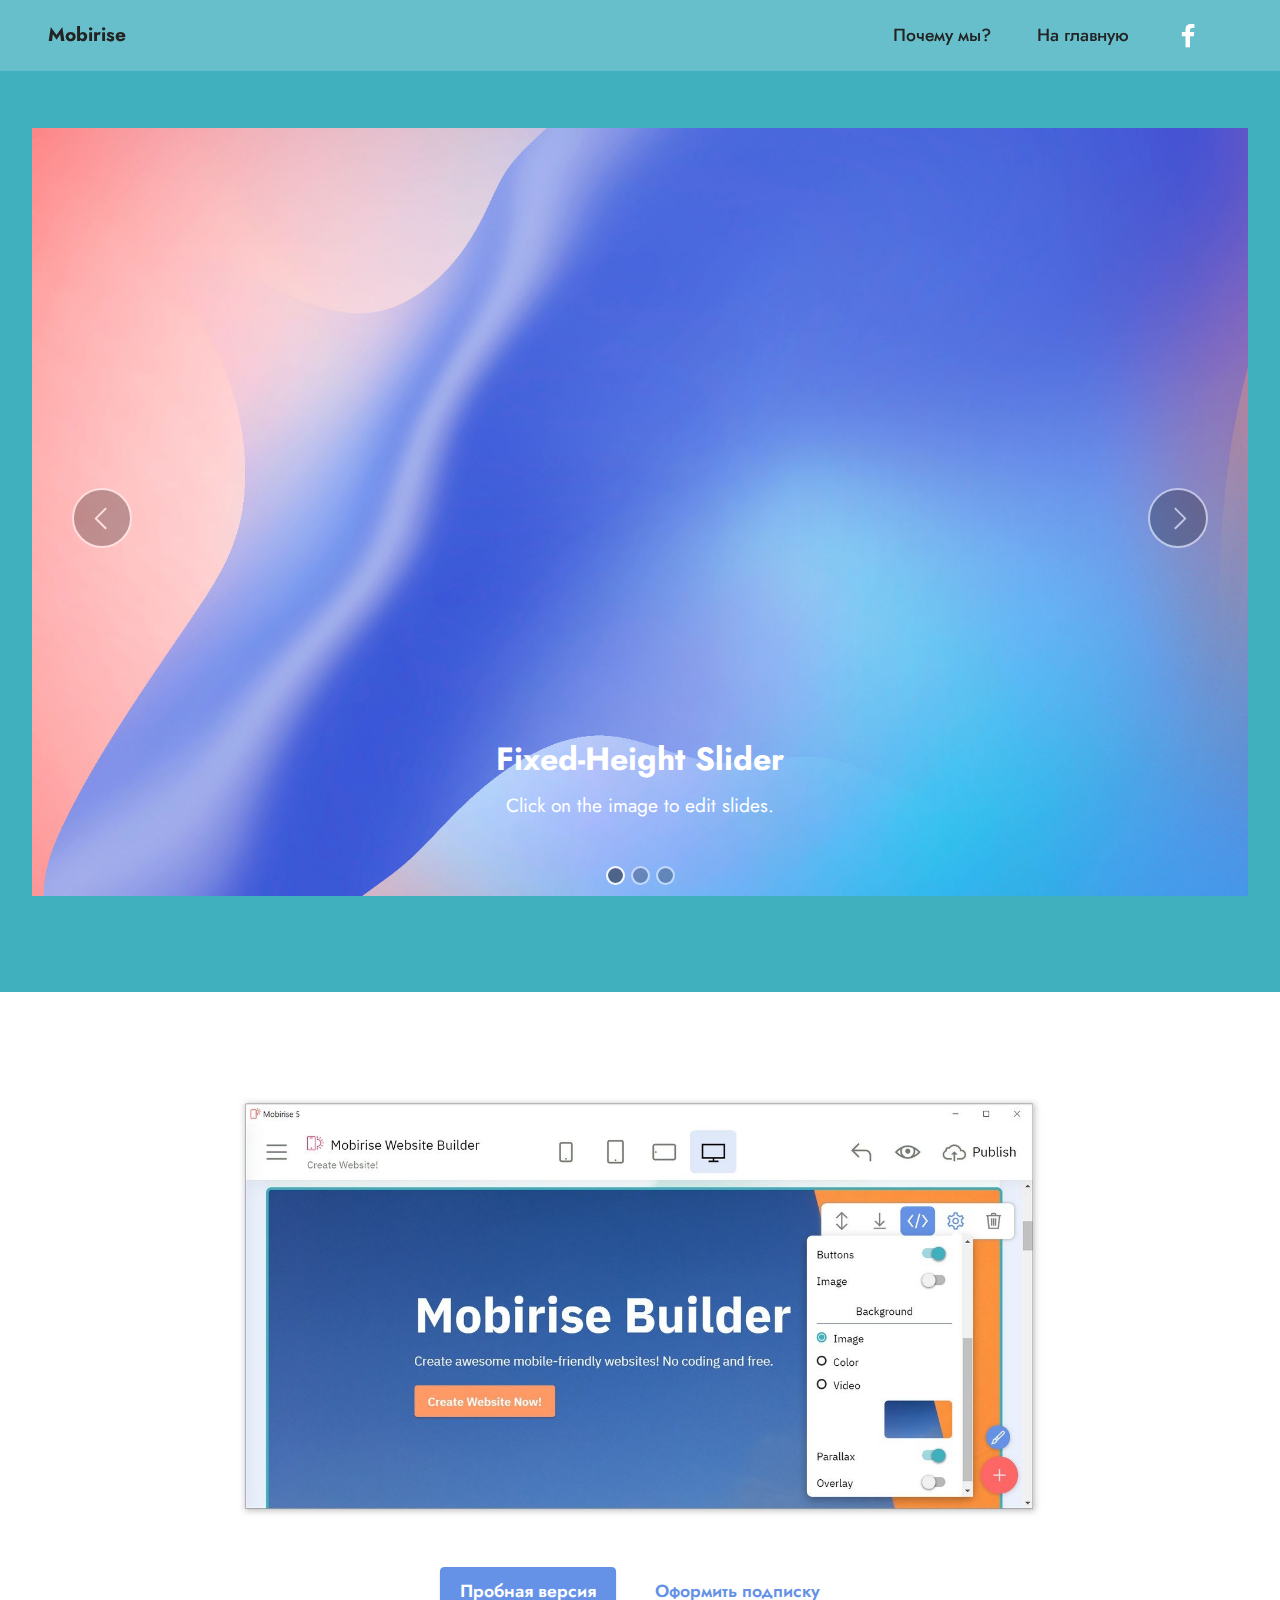
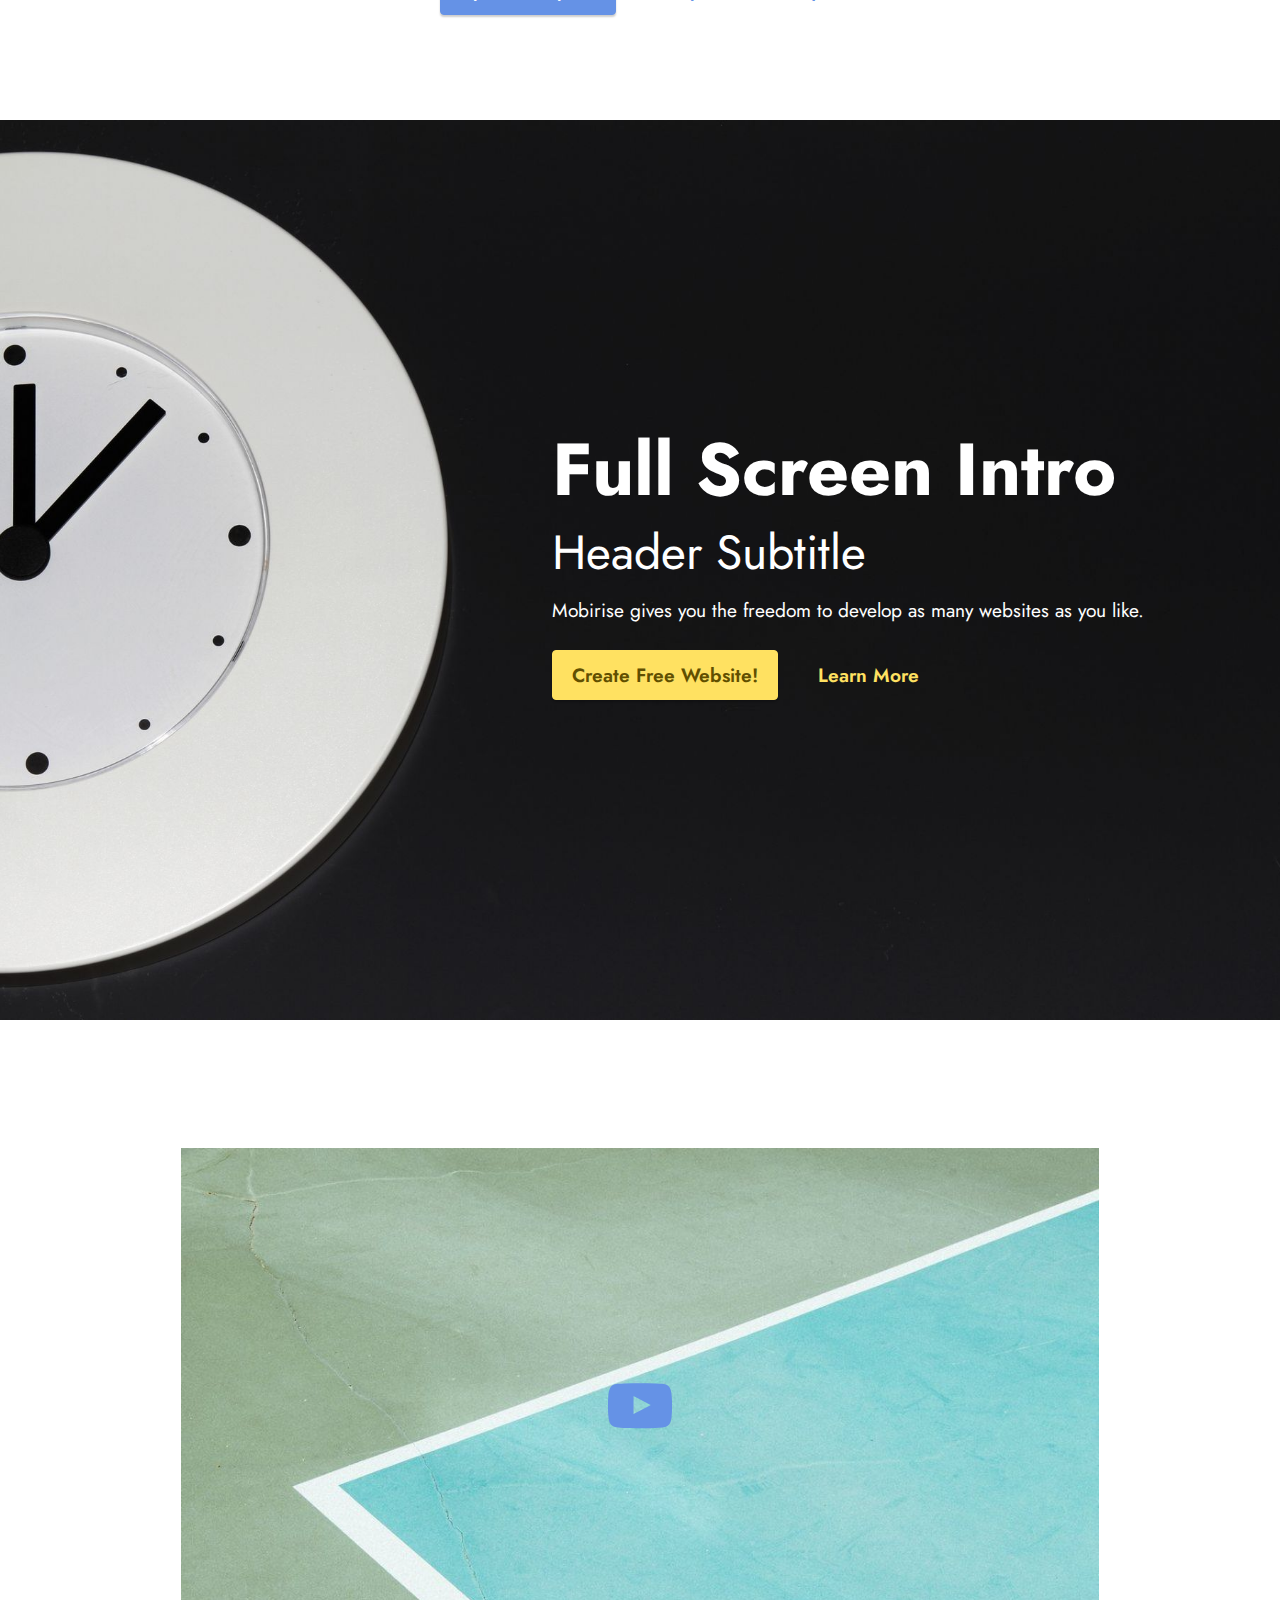
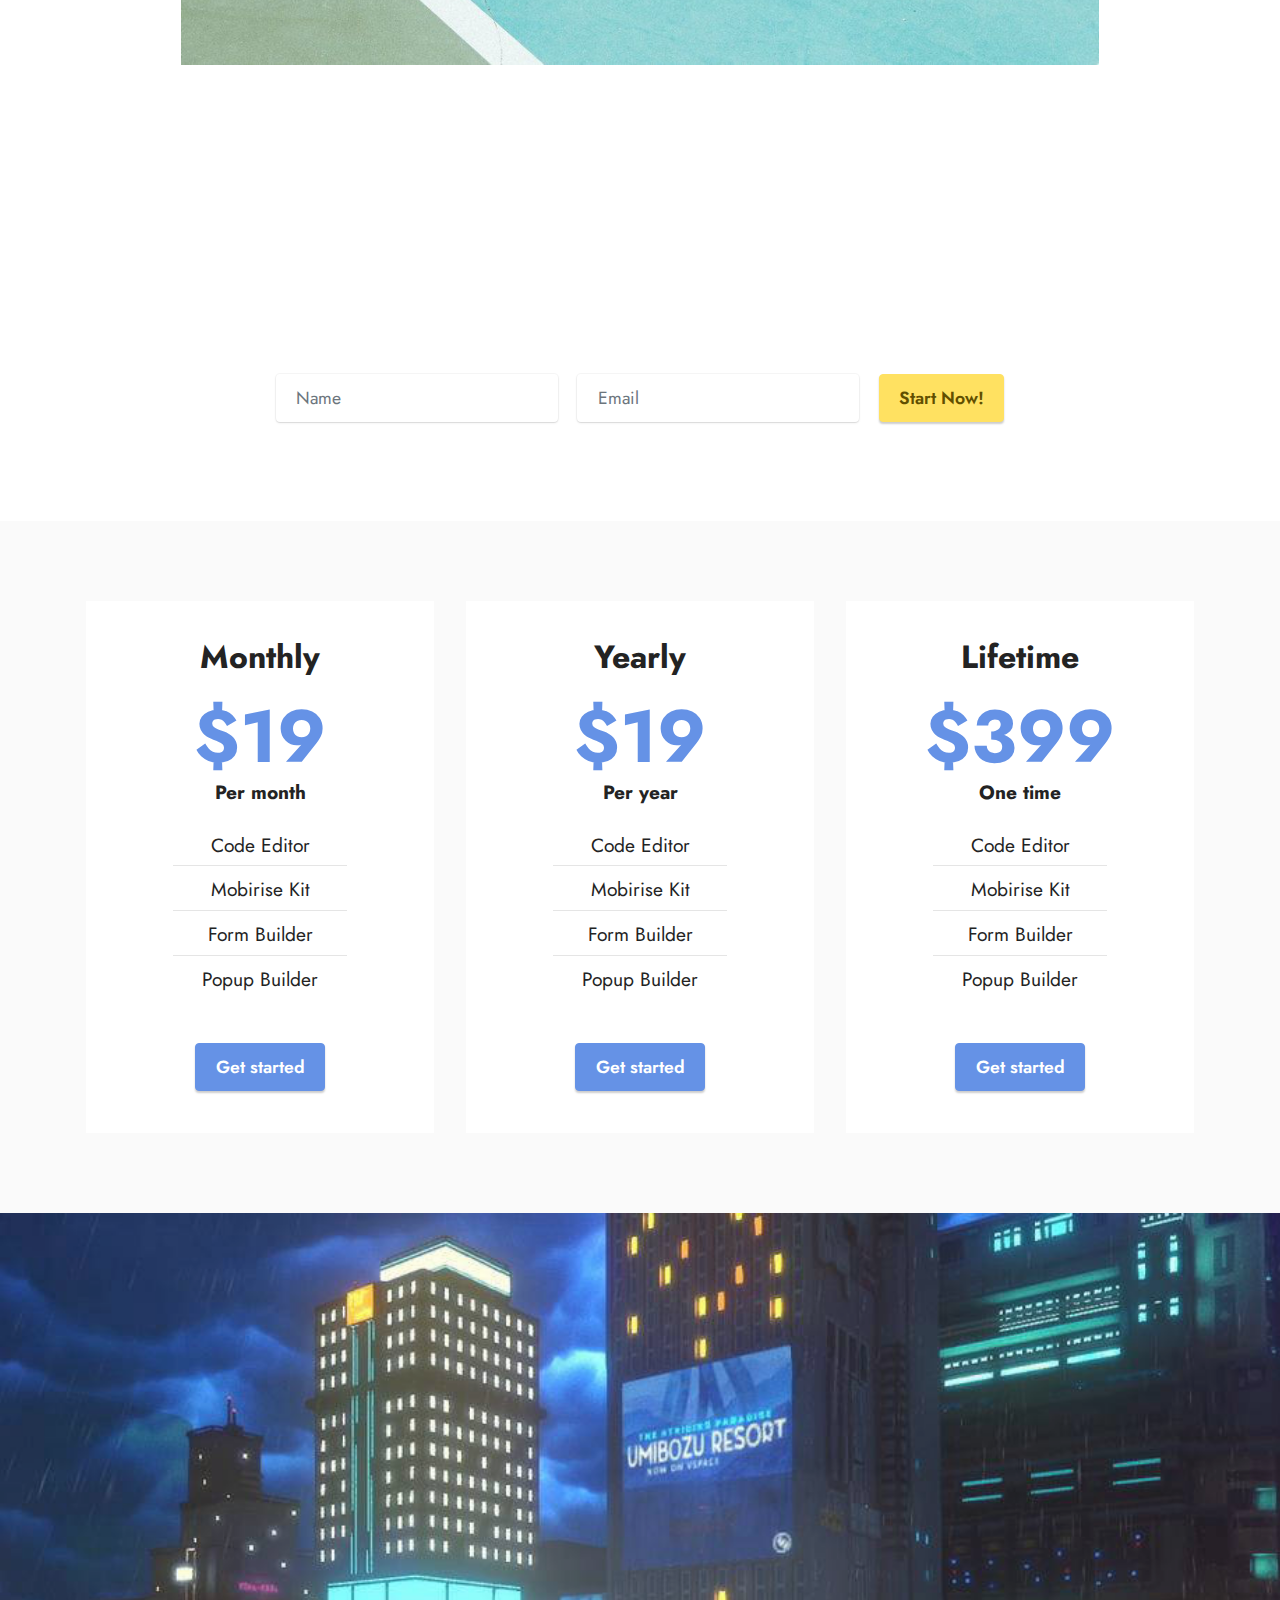
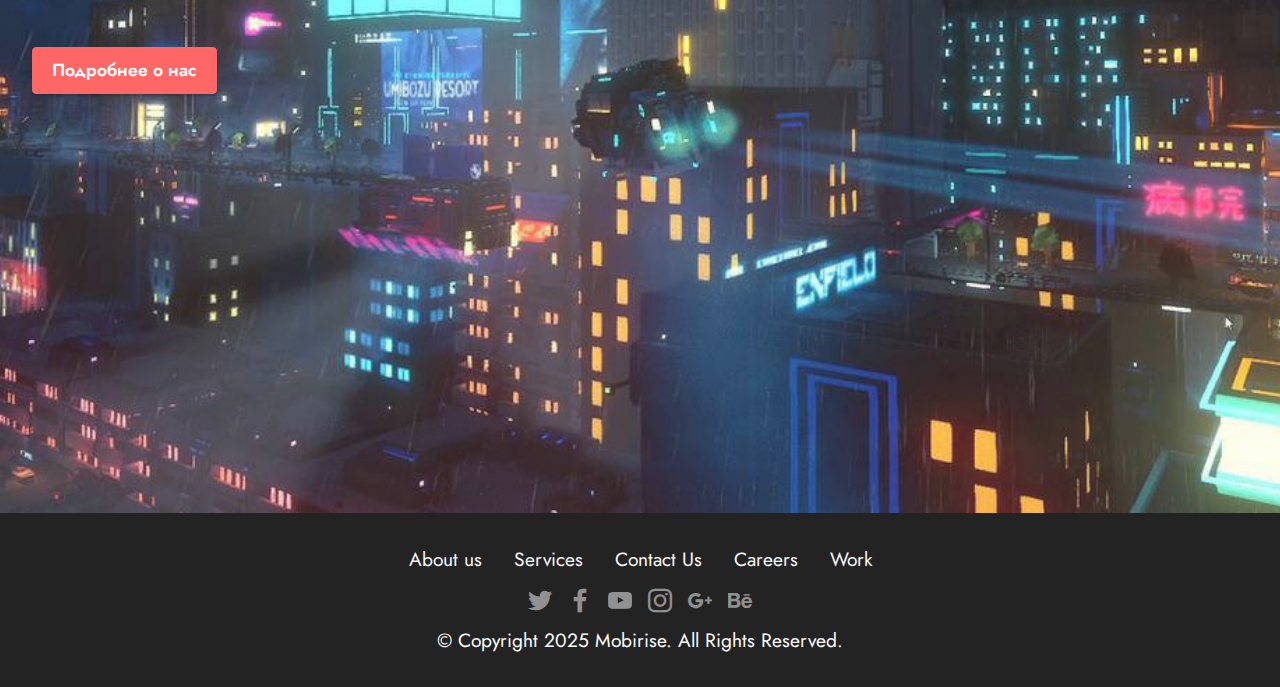
<file: index.html>
<!DOCTYPE html>
<html  >
<head>
  <!-- Site made with Mobirise Website Builder v5.0.29, https://mobirise.com -->
  <meta charset="UTF-8">
  <meta http-equiv="X-UA-Compatible" content="IE=edge">
  <meta name="generator" content="Mobirise v5.0.29, mobirise.com">
  <meta name="viewport" content="width=device-width, initial-scale=1, minimum-scale=1">
  <link rel="shortcut icon" href="assets/images/logo.png" type="image/x-icon">
  <meta name="description" content="">
  
  
  <title>Home</title>
  <link rel="stylesheet" href="assets/web/assets/mobirise-icons2/mobirise2.css">
  <link rel="stylesheet" href="assets/tether/tether.min.css">
  <link rel="stylesheet" href="assets/bootstrap/css/bootstrap.min.css">
  <link rel="stylesheet" href="assets/bootstrap/css/bootstrap-grid.min.css">
  <link rel="stylesheet" href="assets/bootstrap/css/bootstrap-reboot.min.css">
  <link rel="stylesheet" href="assets/dropdown/css/style.css">
  <link rel="stylesheet" href="assets/socicon/css/styles.css">
  <link rel="stylesheet" href="assets/theme/css/style.css">
  <link rel="preload" as="style" href="assets/mobirise/css/mbr-additional.css"><link rel="stylesheet" href="assets/mobirise/css/mbr-additional.css" type="text/css">
  
  
  
  
</head>
<body>
  
  <section class="menu menu3 cid-s9KprdwnaE" once="menu" id="menu3-c">
    
    <nav class="navbar navbar-dropdown navbar-fixed-top navbar-expand-lg">
        <div class="container-fluid">
            <div class="navbar-brand">
                
                <span class="navbar-caption-wrap"><a class="navbar-caption text-black display-7" href="https://mobiri.se">Mobirise</a></span>
            </div>
            <button class="navbar-toggler" type="button" data-toggle="collapse" data-target="#navbarSupportedContent" aria-controls="navbarNavAltMarkup" aria-expanded="false" aria-label="Toggle navigation">
                <div class="hamburger">
                    <span></span>
                    <span></span>
                    <span></span>
                    <span></span>
                </div>
            </button>
            <div class="collapse navbar-collapse" id="navbarSupportedContent">
                <ul class="navbar-nav nav-dropdown nav-right" data-app-modern-menu="true"><li class="nav-item"><a class="nav-link link text-black text-primary display-4" href="page2.html#content17-10">Почему мы?</a></li>
                    
                    <li class="nav-item"><a class="nav-link link text-black text-primary display-4" href="index.html#slider2-7">На главную</a>
                    </li></ul>
                <div class="icons-menu">
                    <a class="iconfont-wrapper" href="https://mobiri.se" target="_blank">
                        <span class="p-2 mbr-iconfont socicon-facebook socicon"></span>
                    </a>
                    
                    
                    
                </div>
                
            </div>
        </div>
    </nav>
</section>

<section class="engine"><a href="https://mobirise.info/m">free web design templates</a></section><section class="slider2 cid-s9JMCiaALn" id="slider2-7">
    

    
    <div class="container-fluid">
        <div class="row justify-content-center">
            <div class="col-12 col-md-10 col-lg-12">
                <div class="carousel slide carousel-fade" id="s9KAmuYAH4" data-interval="5000">
                    
                    <ol class="carousel-indicators">
                        <li data-slide-to="0" class="active" data-target="#s9KAmuYAH4"></li>
                        <li data-slide-to="1" data-target="#s9KAmuYAH4"></li>
                        <li data-slide-to="2" data-target="#s9KAmuYAH4"></li>
                    </ol>
                    <div class="carousel-inner">
                        <div class="carousel-item slider-image item active">
                            <div class="item-wrapper">
                                <img class="d-block w-100" src="assets/images/background3.jpg">
                                <div class="carousel-caption d-none d-md-block">
                                    <h5 class="mbr-section-subtitle mbr-fonts-style display-5">
                                        <strong>Fixed-Height Slider</strong>
                                    </h5>
                                    <p class="mbr-section-text mbr-fonts-style display-7">
                                        Click on the image to edit slides.</p>
                                </div>
                            </div>
                        </div>
                        <div class="carousel-item slider-image item">
                            <div class="item-wrapper">
                                <img class="d-block w-100" src="assets/images/background5.jpg">
                                <div class="carousel-caption d-none d-md-block">
                                    <h5 class="mbr-section-subtitle mbr-fonts-style display-5">
                                        <strong>Fixed-Height Slider</strong>
                                    </h5>
                                    <p class="mbr-section-text mbr-fonts-style display-7">
                                        Click on the image to edit slides.</p>
                                </div>
                            </div>
                        </div>
                        <div class="carousel-item slider-image item">
                            <div class="item-wrapper">
                                <img class="d-block w-100" src="assets/images/background8.jpg">
                                <div class="carousel-caption d-none d-md-block">
                                    <h5 class="mbr-section-subtitle mbr-fonts-style display-5">
                                        <strong>Fixed-Height Slider</strong>
                                    </h5>
                                    <p class="mbr-section-text mbr-fonts-style display-7">
                                        Click on the image to edit slides.</p>
                                </div>
                            </div>
                        </div>
                    </div>
                    <a class="carousel-control carousel-control-prev" role="button" data-slide="prev" href="#s9KAmuYAH4">
                        <span class="mobi-mbri mobi-mbri-arrow-prev" aria-hidden="true"></span>
                        <span class="sr-only">Previous</span>
                    </a>
                    <a class="carousel-control carousel-control-next" role="button" data-slide="next" href="#s9KAmuYAH4">
                        <span class="mobi-mbri mobi-mbri-arrow-next" aria-hidden="true"></span>
                        <span class="sr-only">Next</span>
                    </a>
                </div>
            </div>
        </div>
    </div>
</section>

<section class="header9 cid-s9JNdlyLdo" id="header9-8">

    

    

    <div class="text-center container">
        <div class="row justify-content-center">
            <div class="col-md-12 col-lg-9">
                <div class="image-wrap mb-4">
                    <img src="assets/images/app2.jpg" alt="Mobirise">
                </div>
                <h1 class="mbr-section-title mbr-fonts-style mb-3 display-2"></h1>
                <p class="mbr-text mbr-fonts-style display-4"></p>
                <div class="mbr-section-btn mt-3"><a class="btn btn-primary display-4" href="page4.html#video5-16">Пробная версия</a>
                    <a class="btn btn-primary-outline display-4" href="page5.html#form1-1b">Оформить подписку</a></div>
            </div>
        </div>
    </div>
</section>

<section class="header5 cid-s9Kpi1Wv3f mbr-fullscreen" id="header5-a">

    

    

    <div class="container-fluid">
        <div class="row justify-content-end">
            <div class="col-12 col-lg-7">
                <h1 class="mbr-section-title mbr-fonts-style mbr-white mb-3 display-1"><strong>Full Screen Intro</strong></h1>
                <h2 class="mbr-section-subtitle mbr-fonts-style mbr-white mb-3 display-2">Header Subtitle</h2>
                <p class="mbr-text mbr-fonts-style mbr-white display-7">
                    Mobirise gives you the freedom to develop as many websites as you like.</p>
                <div class="mbr-section-btn mt-3"><a class="btn btn-warning display-7" href="https://mobiri.se">Create Free Website!</a>
                    <a class="btn btn-warning-outline display-7" href="https://mobiri.se">Learn More</a></div>
            </div>
        </div>
    </div>
</section>

<section class="video1 cid-s9Ksab5dKY" id="video1-i">
    
    
    <div class="align-center container">
        <div class="mbr-section-head">
            
            
        </div>
        <div class="row justify-content-center mt-4">
            <div class="col-12 col-lg-10">
                <div class="box">
                    <div class="mbr-media show-modal align-center" data-modal=".modalWindow">
                        <img src="assets/images/video1.jpg" alt="Mobirise">
                        <div class="icon-wrap">
                            <a class="text-primary" href="#"><span class="mbr-iconfont socicon-youtube socicon"></span></a>
                        </div>
                    </div>
                </div>
            </div>
        </div>
    </div>
    <div>
        <div class="modalWindow" style="display: none;">
            <div class="modalWindow-container">
                <div class="modalWindow-video-container">
                    <div class="modalWindow-video">
                        <iframe width="100%" height="100%" frameborder="0" allowfullscreen="1" data-src="https://www.youtube.com/watch?v=VA8PzkQa8d8"></iframe>
                    </div>
                    <a class="close" role="button" data-dismiss="modal">
                        <span aria-hidden="true" class="mbr-iconfont mobi-mbri-close mobi-mbri closeModal"></span>
                        <span class="sr-only">Close</span>
                    </a>
                </div>
            </div>
        </div>
    </div>
</section>

<section class="form2 cid-s9KpG4PE1n" data-bg-video="https://www.youtube.com/watch?v=t3VxI8FqJWA&amp;list=PLH4kKS0HNbiMFK8biaNi4eFpjH-jd-zZ6&amp;index=5" id="form2-e">

    

    <div class="mbr-overlay" style="opacity: 0.2; background-color: rgb(255, 255, 255);"></div>
    <div class="align-center container">
        <div class="row justify-content-center">
            <div class="col-lg-8 mx-auto mbr-form" data-form-type="formoid">
                <form action="https://mobirise.eu/" method="POST" class="mbr-form form-with-styler" data-form-title="Form Name"><input type="hidden" name="email" data-form-email="true" value="xPW/sU/30WEw3Nzv84MDPgHnOAg3C5xpSKsO1vUX+Ybie88XUQTE/9DeNlbtXSshOyNVX7wWVJEctSbpFxXTu06wR1nOMTXaqnBsu5MpqQX6AY0brZsoZImXcSYWnfQN">
                    <div class="">
                        <div hidden="hidden" data-form-alert="" class="alert alert-success col-12">Thanks for filling
                            out the form!</div>
                        <div hidden="hidden" data-form-alert-danger="" class="alert alert-danger col-12">Oops...! some
                            problem!</div>
                    </div>
                    <div class="dragArea row">
                        <div class="col-lg-12 col-md-12 col-sm-12">
                            <h1 class="mbr-section-title mb-4 display-2">
                                <strong>Start Free Trial Now!</strong></h1>
                        </div>
                        <div class="col-lg-12 col-md-12 col-sm-12">
                            <p class="mbr-text mbr-fonts-style mb-5 display-7"></p>
                        </div>
                        <div class="col-lg col-md col-12 form-group" data-for="email">
                            <input type="text" name="name" placeholder="Name" data-form-field="name" class="form-control" id="name-form2-e">
                        </div>
                        <div class="col-lg col-md col-12 form-group" data-for="email">
                            <input type="email" name="email" placeholder="Email" data-form-field="email" class="form-control" id="email-form2-e">
                        </div>
                        <div class="mbr-section-btn col-md-auto col"><button type="submit" class="btn btn-warning display-4">Start Now!</button></div>
                    </div>
                </form>
            </div>
        </div>
    </div>
</section>

<section class="pricing2 cid-s9KplZ57K6" id="pricing2-b">
    

    
    <div class="container">
        <div class="row justify-content-center">
            <div class="col-12 col-md-6 align-center col-lg-4">
                <div class="plan">
                    <div class="plan-header">
                        <h6 class="plan-title mbr-fonts-style mb-3 display-5">
                            <strong>Monthly</strong>
                        </h6>
                        <div class="plan-price">
                            <p class="price mbr-fonts-style m-0 display-1"><strong>$19</strong></p>
                            <p class="price-term mbr-fonts-style mb-3 display-7"><strong>Per month</strong>
                            </p>
                        </div>
                    </div>
                    <div class="plan-body">
                        <div class="plan-list mb-4">
                            <ul class="list-group mbr-fonts-style list-group-flush display-7">
                                <li class="list-group-item">Code Editor
                                </li><li class="list-group-item">Mobirise Kit
                                </li><li class="list-group-item">Form Builder
                                </li><li class="list-group-item">Popup Builder</li>
                            </ul>
                        </div>
                        <div class="mbr-section-btn text-center">
                            <a href="https://mobiri.se" class="btn btn-primary display-4">Get started</a>
                        </div>
                    </div>
                </div>
            </div>
            <div class="col-12 col-md-6 align-center col-lg-4">
                <div class="plan">
                    <div class="plan-header">
                        <h6 class="plan-title mbr-fonts-style mb-3 display-5">
                            <strong>Yearly</strong>
                        </h6>
                        <div class="plan-price">
                            <p class="price mbr-fonts-style m-0 display-1"><strong>$19</strong></p>
                            <p class="price-term mbr-fonts-style mb-3 display-7"><strong>Per year</strong>
                            </p>
                        </div>
                    </div>
                    <div class="plan-body">
                        <div class="plan-list mb-4">
                            <ul class="list-group mbr-fonts-style list-group-flush display-7">
                                <li class="list-group-item">Code Editor
                                </li><li class="list-group-item">Mobirise Kit
                                </li><li class="list-group-item">Form Builder
                                </li><li class="list-group-item">Popup Builder</li>
                            </ul>
                        </div>
                        <div class="mbr-section-btn text-center">
                            <a href="https://mobiri.se" class="btn btn-primary display-4">Get started</a>
                        </div>
                    </div>
                </div>
            </div>
            <div class="col-12 col-md-6 align-center col-lg-4">
                <div class="plan">
                    <div class="plan-header">
                        <h6 class="plan-title mbr-fonts-style mb-3 display-5">
                            <strong>Lifetime</strong>
                        </h6>
                        <div class="plan-price">
                            <p class="price mbr-fonts-style m-0 display-1"><strong>$399</strong></p>
                            <p class="price-term mbr-fonts-style mb-3 display-7"><strong>One time</strong>
                            </p>
                        </div>
                    </div>
                    <div class="plan-body">
                        <div class="plan-list mb-4">
                            <ul class="list-group mbr-fonts-style list-group-flush display-7">
                                <li class="list-group-item">Code Editor
                                </li><li class="list-group-item">Mobirise Kit
                                </li><li class="list-group-item">Form Builder
                                </li><li class="list-group-item">Popup Builder</li>
                            </ul>
                        </div>
                        <div class="mbr-section-btn text-center">
                            <a href="https://mobiri.se" class="btn btn-primary display-4">Get started</a>
                        </div>
                    </div>
                </div>
            </div>
            
        </div>
    </div>
</section>

<section class="header1 cid-s9KsgZdEr9 mbr-fullscreen" id="header1-j">

    

    <div class="mbr-overlay" style="opacity: 0.1; background-color: rgb(250, 250, 250);"></div>

    <div class="container-fluid">
        <div class="row">
            <div class="col-12 col-lg-5">
                <h1 class="mbr-section-title mbr-fonts-style mb-3 display-1"></h1>
                
                <p class="mbr-text mbr-fonts-style display-7"></p>
                <div class="mbr-section-btn mt-3"><a class="btn btn-secondary display-4" href="page1.html#header18-l">Подробнее о нас</a></div>
            </div>
        </div>
    </div>
</section>

<section class="footer3 cid-s9KpzY1uMc" once="footers" id="footer3-d">

    

    

    <div class="container-fluid">
        <div class="media-container-row align-center mbr-white">
            <div class="row row-links">
                <ul class="foot-menu">
                    
                    
                    
                    
                    
                <li class="foot-menu-item mbr-fonts-style display-7">
                        <a class="text-white" href="#" target="_blank">About us</a>
                    </li><li class="foot-menu-item mbr-fonts-style display-7">
                        <a class="text-white" href="#" target="_blank">Services</a>
                    </li><li class="foot-menu-item mbr-fonts-style display-7">
                        <a class="text-white" href="#" target="_blank">Contact Us</a>
                    </li><li class="foot-menu-item mbr-fonts-style display-7">
                        <a class="text-white" href="#" target="_blank">Careers</a>
                    </li><li class="foot-menu-item mbr-fonts-style display-7">
                        <a class="text-white" href="#" target="_blank">Work</a>
                    </li></ul>
            </div>
            <div class="row social-row">
                <div class="social-list align-right pb-2">
                    
                    
                    
                    
                    
                    
                <div class="soc-item">
                        <a href="https://twitter.com/mobirise" target="_blank">
                            <span class="socicon-twitter socicon mbr-iconfont mbr-iconfont-social"></span>
                        </a>
                    </div><div class="soc-item">
                        <a href="https://www.facebook.com/pages/Mobirise/1616226671953247" target="_blank">
                            <span class="socicon-facebook socicon mbr-iconfont mbr-iconfont-social"></span>
                        </a>
                    </div><div class="soc-item">
                        <a href="https://www.youtube.com/c/mobirise" target="_blank">
                            <span class="socicon-youtube socicon mbr-iconfont mbr-iconfont-social"></span>
                        </a>
                    </div><div class="soc-item">
                        <a href="https://instagram.com/mobirise" target="_blank">
                            <span class="socicon-instagram socicon mbr-iconfont mbr-iconfont-social"></span>
                        </a>
                    </div><div class="soc-item">
                        <a href="https://plus.google.com/u/0/+Mobirise" target="_blank">
                            <span class="socicon-googleplus socicon mbr-iconfont mbr-iconfont-social"></span>
                        </a>
                    </div><div class="soc-item">
                        <a href="https://www.behance.net/Mobirise" target="_blank">
                            <span class="socicon-behance socicon mbr-iconfont mbr-iconfont-social"></span>
                        </a>
                    </div></div>
            </div>
            <div class="row row-copirayt">
                <p class="mbr-text mb-0 mbr-fonts-style mbr-white align-center display-7">
                    © Copyright 2025 Mobirise. All Rights Reserved.
                </p>
            </div>
        </div>
    </div>
</section>


  <script src="assets/web/assets/jquery/jquery.min.js"></script>
  <script src="assets/popper/popper.min.js"></script>
  <script src="assets/tether/tether.min.js"></script>
  <script src="assets/bootstrap/js/bootstrap.min.js"></script>
  <script src="assets/smoothscroll/smooth-scroll.js"></script>
  <script src="assets/playervimeo/vimeo_player.js"></script>
  <script src="assets/ytplayer/jquery.mb.ytplayer.min.js"></script>
  <script src="assets/vimeoplayer/jquery.mb.vimeo_player.js"></script>
  <script src="assets/dropdown/js/nav-dropdown.js"></script>
  <script src="assets/dropdown/js/navbar-dropdown.js"></script>
  <script src="assets/touchswipe/jquery.touch-swipe.min.js"></script>
  <script src="assets/theme/js/script.js"></script>
  <script src="assets/formoid/formoid.min.js"></script>
  
  
  
</body>
</html>
</file>
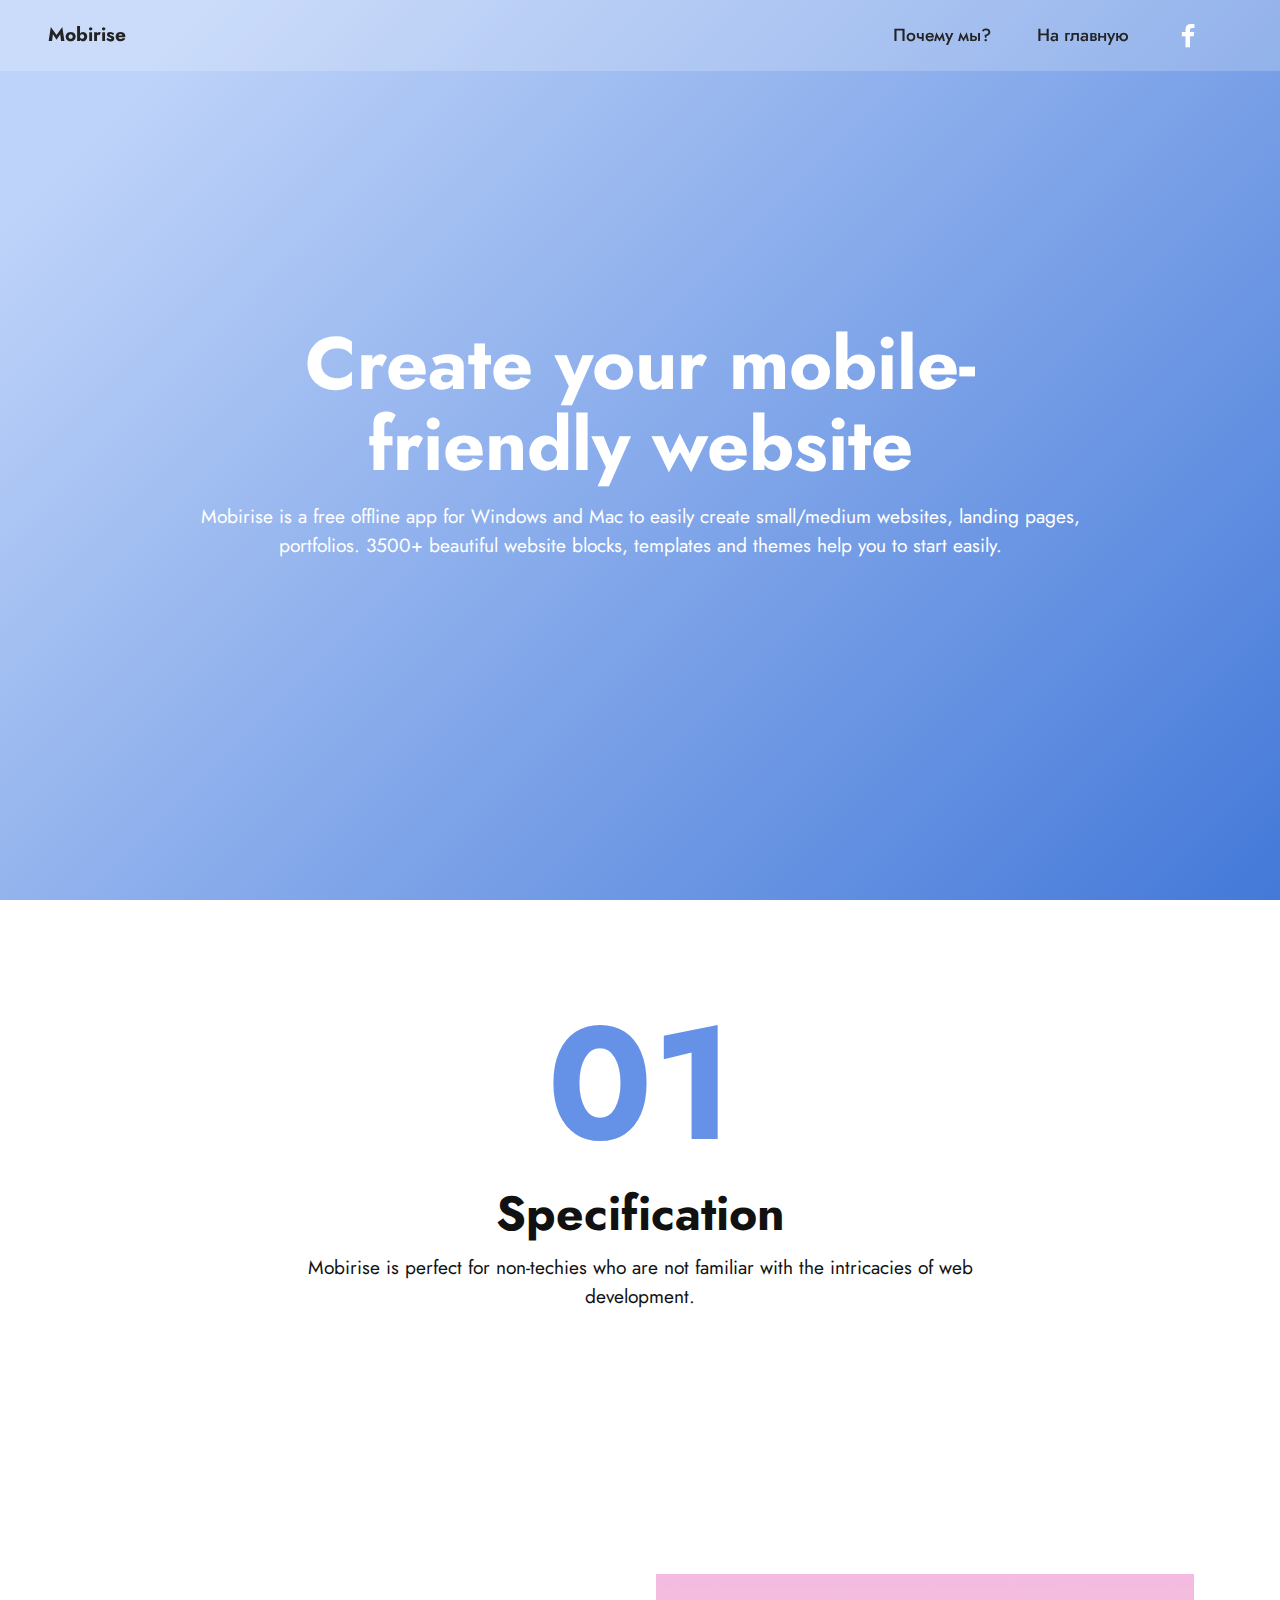
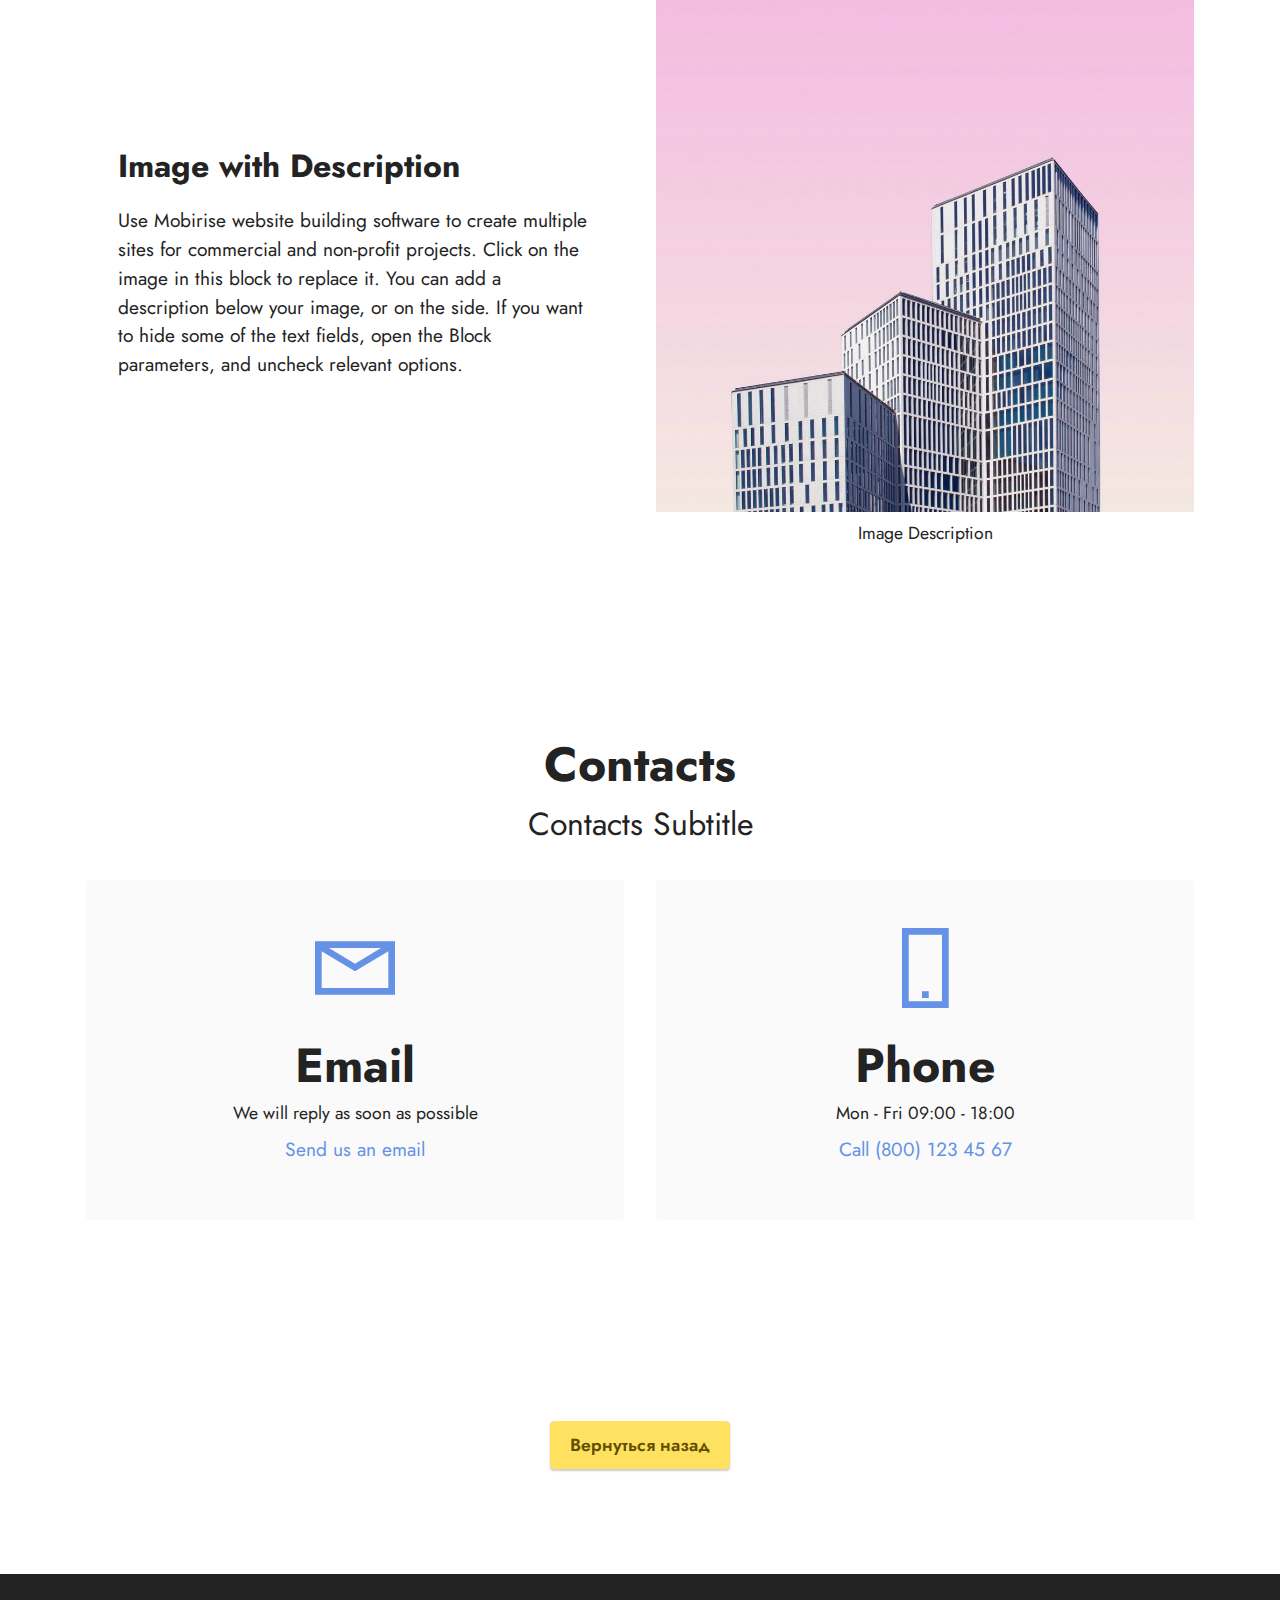
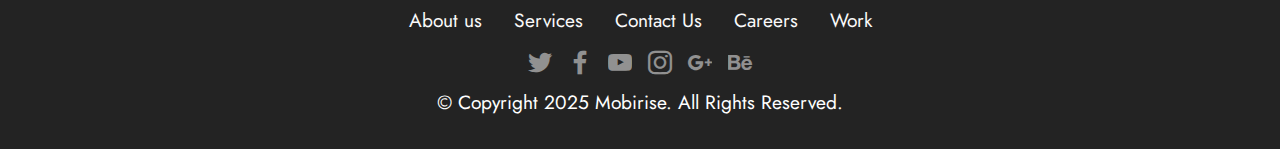
<file: page1.html>
<!DOCTYPE html>
<html  >
<head>
  <!-- Site made with Mobirise Website Builder v5.0.29, https://mobirise.com -->
  <meta charset="UTF-8">
  <meta http-equiv="X-UA-Compatible" content="IE=edge">
  <meta name="generator" content="Mobirise v5.0.29, mobirise.com">
  <meta name="viewport" content="width=device-width, initial-scale=1, minimum-scale=1">
  <link rel="shortcut icon" href="assets/images/logo.png" type="image/x-icon">
  <meta name="description" content="">
  
  
  <title>Page 1</title>
  <link rel="stylesheet" href="assets/web/assets/mobirise-icons2/mobirise2.css">
  <link rel="stylesheet" href="assets/tether/tether.min.css">
  <link rel="stylesheet" href="assets/bootstrap/css/bootstrap.min.css">
  <link rel="stylesheet" href="assets/bootstrap/css/bootstrap-grid.min.css">
  <link rel="stylesheet" href="assets/bootstrap/css/bootstrap-reboot.min.css">
  <link rel="stylesheet" href="assets/dropdown/css/style.css">
  <link rel="stylesheet" href="assets/socicon/css/styles.css">
  <link rel="stylesheet" href="assets/theme/css/style.css">
  <link rel="preload" as="style" href="assets/mobirise/css/mbr-additional.css"><link rel="stylesheet" href="assets/mobirise/css/mbr-additional.css" type="text/css">
  
  
  
  
</head>
<body>
  
  <section class="menu menu3 cid-s9KprdwnaE" once="menu" id="menu3-g">
    
    <nav class="navbar navbar-dropdown navbar-fixed-top navbar-expand-lg">
        <div class="container-fluid">
            <div class="navbar-brand">
                
                <span class="navbar-caption-wrap"><a class="navbar-caption text-black display-7" href="https://mobiri.se">Mobirise</a></span>
            </div>
            <button class="navbar-toggler" type="button" data-toggle="collapse" data-target="#navbarSupportedContent" aria-controls="navbarNavAltMarkup" aria-expanded="false" aria-label="Toggle navigation">
                <div class="hamburger">
                    <span></span>
                    <span></span>
                    <span></span>
                    <span></span>
                </div>
            </button>
            <div class="collapse navbar-collapse" id="navbarSupportedContent">
                <ul class="navbar-nav nav-dropdown nav-right" data-app-modern-menu="true"><li class="nav-item"><a class="nav-link link text-black text-primary display-4" href="page2.html#content17-10">Почему мы?</a></li>
                    
                    <li class="nav-item"><a class="nav-link link text-black text-primary display-4" href="index.html#slider2-7">На главную</a>
                    </li></ul>
                <div class="icons-menu">
                    <a class="iconfont-wrapper" href="https://mobiri.se" target="_blank">
                        <span class="p-2 mbr-iconfont socicon-facebook socicon"></span>
                    </a>
                    
                    
                    
                </div>
                
            </div>
        </div>
    </nav>
</section>

<section class="engine"><a href="https://mobirise.info/y">free html web templates</a></section><section class="header18 cid-s9Kt0fAJmc mbr-fullscreen" id="header18-l">

    

    

    <div class="align-center container">
        <div class="row justify-content-center">
            <div class="col-12 col-lg-10">
                <h1 class="mbr-section-title mbr-fonts-style mbr-white mb-3 display-1"><strong>Create your mobile-friendly website</strong></h1>
                
                <p class="mbr-text mbr-fonts-style mbr-white display-7">
                    Mobirise is a free offline app for Windows and Mac to easily create small/medium websites, landing
                    pages, portfolios. 3500+ beautiful website blocks, templates and themes help you to start easily.
                </p>
                
            </div>
        </div>
    </div>
</section>

<section class="features21 cid-s9Kt45tIlY" id="features22-m">

    
    
    <div class="container">
        <div class="row justify-content-center">
            <div class="col-12 col-md-8">
                <div class="item mbr-flex">
                    <div class="icon-box w-100">
                        <span class="step-number mbr-fonts-style display-1">01</span>
                    </div>
                    <div class="text-box">
                        <h4 class="icon-title card-title mbr-black mbr-fonts-style display-2">
                            <strong>Specification</strong>
                        </h4>
                        <h5 class="icon-text mbr-black mbr-fonts-style display-7">Mobirise is perfect for
                            non-techies who are
                            not familiar with
                            the intricacies of web development.</h5>
                        
                    </div>
                </div>
                
                
                
                
                
                
                
            </div>
        </div>
    </div>
</section>

<section class="image2 cid-s9KtkXyTmW" id="image2-o">
    

    

    <div class="container">
        <div class="row align-items-center">
            <div class="col-12 col-lg-6">
                <div class="image-wrapper">
                    <img src="assets/images/5.jpg" alt="Mobirise">
                    <p class="mbr-description mbr-fonts-style mt-2 align-center display-4">
                        Image Description</p>
                </div>
            </div>
            <div class="col-12 col-lg">
                <div class="text-wrapper">
                    <h3 class="mbr-section-title mbr-fonts-style mb-3 display-5">
                        <strong>Image with Description</strong></h3>
                    <p class="mbr-text mbr-fonts-style display-7">
                        Use Mobirise website building software to create multiple sites for commercial and non-profit projects. Click on the image in this block to replace it. You can add a description below your image, or on the side. If you want to hide some of the text fields, open the Block parameters, and uncheck relevant options.</p>
                </div>
            </div>
        </div>
    </div>
</section>

<section class="contacts1 cid-s9KteqT69F" id="contacts1-n">

    

    
    <div class="container">
        <div class="mbr-section-head">
            <h3 class="mbr-section-title mbr-fonts-style align-center mb-0 display-2">
                <strong>Contacts</strong>
            </h3>
            <h4 class="mbr-section-subtitle mbr-fonts-style align-center mb-0 mt-2 display-5">
                Contacts Subtitle
            </h4>
        </div>
        <div class="row justify-content-center mt-4">
            <div class="card col-12 col-lg-6">
                <div class="card-wrapper">
                    <div class="card-box align-center">
                        <div class="image-wrapper">
                            <span class="mbr-iconfont mobi-mbri-letter mobi-mbri"></span>
                        </div>
                        <h4 class="card-title mbr-fonts-style mb-2 display-2">
                            <strong>Email</strong>
                        </h4>
                        <p class="mbr-text mbr-fonts-style mb-2 display-4">
                            We will reply as soon as possible</p>
                        <h5 class="link mbr-fonts-style display-7"><a href="mailto:info@site.com" class="text-primary">Send us an
                                email</a>
                        </h5>
                    </div>
                </div>
            </div>
            <div class="card col-12 col-lg-6">
                <div class="card-wrapper">
                    <div class="card-box align-center">
                        <div class="image-wrapper">
                            <span class="mbr-iconfont mobi-mbri-mobile-2 mobi-mbri"></span>
                        </div>
                        <h4 class="card-title mbr-fonts-style align-center mb-2 display-2">
                            <strong>Phone</strong>
                        </h4>
                        <p class="mbr-text mbr-fonts-style mb-2 display-4">
                            Mon - Fri 09:00 - 18:00</p>
                        <h5 class="link mbr-black mbr-fonts-style display-7">
                            <a href="tel:+12345678910" class="text-primary">Call (800) 123 45 67</a>
                        </h5>
                    </div>
                </div>
            </div>
        </div>
    </div>
</section>

<section class="info3 cid-s9Ku2IXLfT mbr-parallax-background" id="info3-q">

    

    <div class="mbr-overlay" style="opacity: 0; background-color: rgb(68, 121, 217);">
    </div>
    <div class="container">
        <div class="row justify-content-center">
            <div class="card col-12 col-lg-10">
                <div class="card-wrapper">
                    <div class="card-box align-center">
                        
                        
                        <div class="mbr-section-btn mt-3"><a class="btn btn-warning display-4" href="index.html#slider2-7">Вернуться назад</a></div>
                    </div>
                </div>
            </div>
        </div>
    </div>
</section>

<section class="footer3 cid-s9KpzY1uMc" once="footers" id="footer3-f">

    

    

    <div class="container-fluid">
        <div class="media-container-row align-center mbr-white">
            <div class="row row-links">
                <ul class="foot-menu">
                    
                    
                    
                    
                    
                <li class="foot-menu-item mbr-fonts-style display-7">
                        <a class="text-white" href="#" target="_blank">About us</a>
                    </li><li class="foot-menu-item mbr-fonts-style display-7">
                        <a class="text-white" href="#" target="_blank">Services</a>
                    </li><li class="foot-menu-item mbr-fonts-style display-7">
                        <a class="text-white" href="#" target="_blank">Contact Us</a>
                    </li><li class="foot-menu-item mbr-fonts-style display-7">
                        <a class="text-white" href="#" target="_blank">Careers</a>
                    </li><li class="foot-menu-item mbr-fonts-style display-7">
                        <a class="text-white" href="#" target="_blank">Work</a>
                    </li></ul>
            </div>
            <div class="row social-row">
                <div class="social-list align-right pb-2">
                    
                    
                    
                    
                    
                    
                <div class="soc-item">
                        <a href="https://twitter.com/mobirise" target="_blank">
                            <span class="socicon-twitter socicon mbr-iconfont mbr-iconfont-social"></span>
                        </a>
                    </div><div class="soc-item">
                        <a href="https://www.facebook.com/pages/Mobirise/1616226671953247" target="_blank">
                            <span class="socicon-facebook socicon mbr-iconfont mbr-iconfont-social"></span>
                        </a>
                    </div><div class="soc-item">
                        <a href="https://www.youtube.com/c/mobirise" target="_blank">
                            <span class="socicon-youtube socicon mbr-iconfont mbr-iconfont-social"></span>
                        </a>
                    </div><div class="soc-item">
                        <a href="https://instagram.com/mobirise" target="_blank">
                            <span class="socicon-instagram socicon mbr-iconfont mbr-iconfont-social"></span>
                        </a>
                    </div><div class="soc-item">
                        <a href="https://plus.google.com/u/0/+Mobirise" target="_blank">
                            <span class="socicon-googleplus socicon mbr-iconfont mbr-iconfont-social"></span>
                        </a>
                    </div><div class="soc-item">
                        <a href="https://www.behance.net/Mobirise" target="_blank">
                            <span class="socicon-behance socicon mbr-iconfont mbr-iconfont-social"></span>
                        </a>
                    </div></div>
            </div>
            <div class="row row-copirayt">
                <p class="mbr-text mb-0 mbr-fonts-style mbr-white align-center display-7">
                    © Copyright 2025 Mobirise. All Rights Reserved.
                </p>
            </div>
        </div>
    </div>
</section>


  <script src="assets/web/assets/jquery/jquery.min.js"></script>
  <script src="assets/popper/popper.min.js"></script>
  <script src="assets/tether/tether.min.js"></script>
  <script src="assets/bootstrap/js/bootstrap.min.js"></script>
  <script src="assets/smoothscroll/smooth-scroll.js"></script>
  <script src="assets/dropdown/js/nav-dropdown.js"></script>
  <script src="assets/dropdown/js/navbar-dropdown.js"></script>
  <script src="assets/touchswipe/jquery.touch-swipe.min.js"></script>
  <script src="assets/parallax/jarallax.min.js"></script>
  <script src="assets/theme/js/script.js"></script>
  
  
  
</body>
</html>
</file>
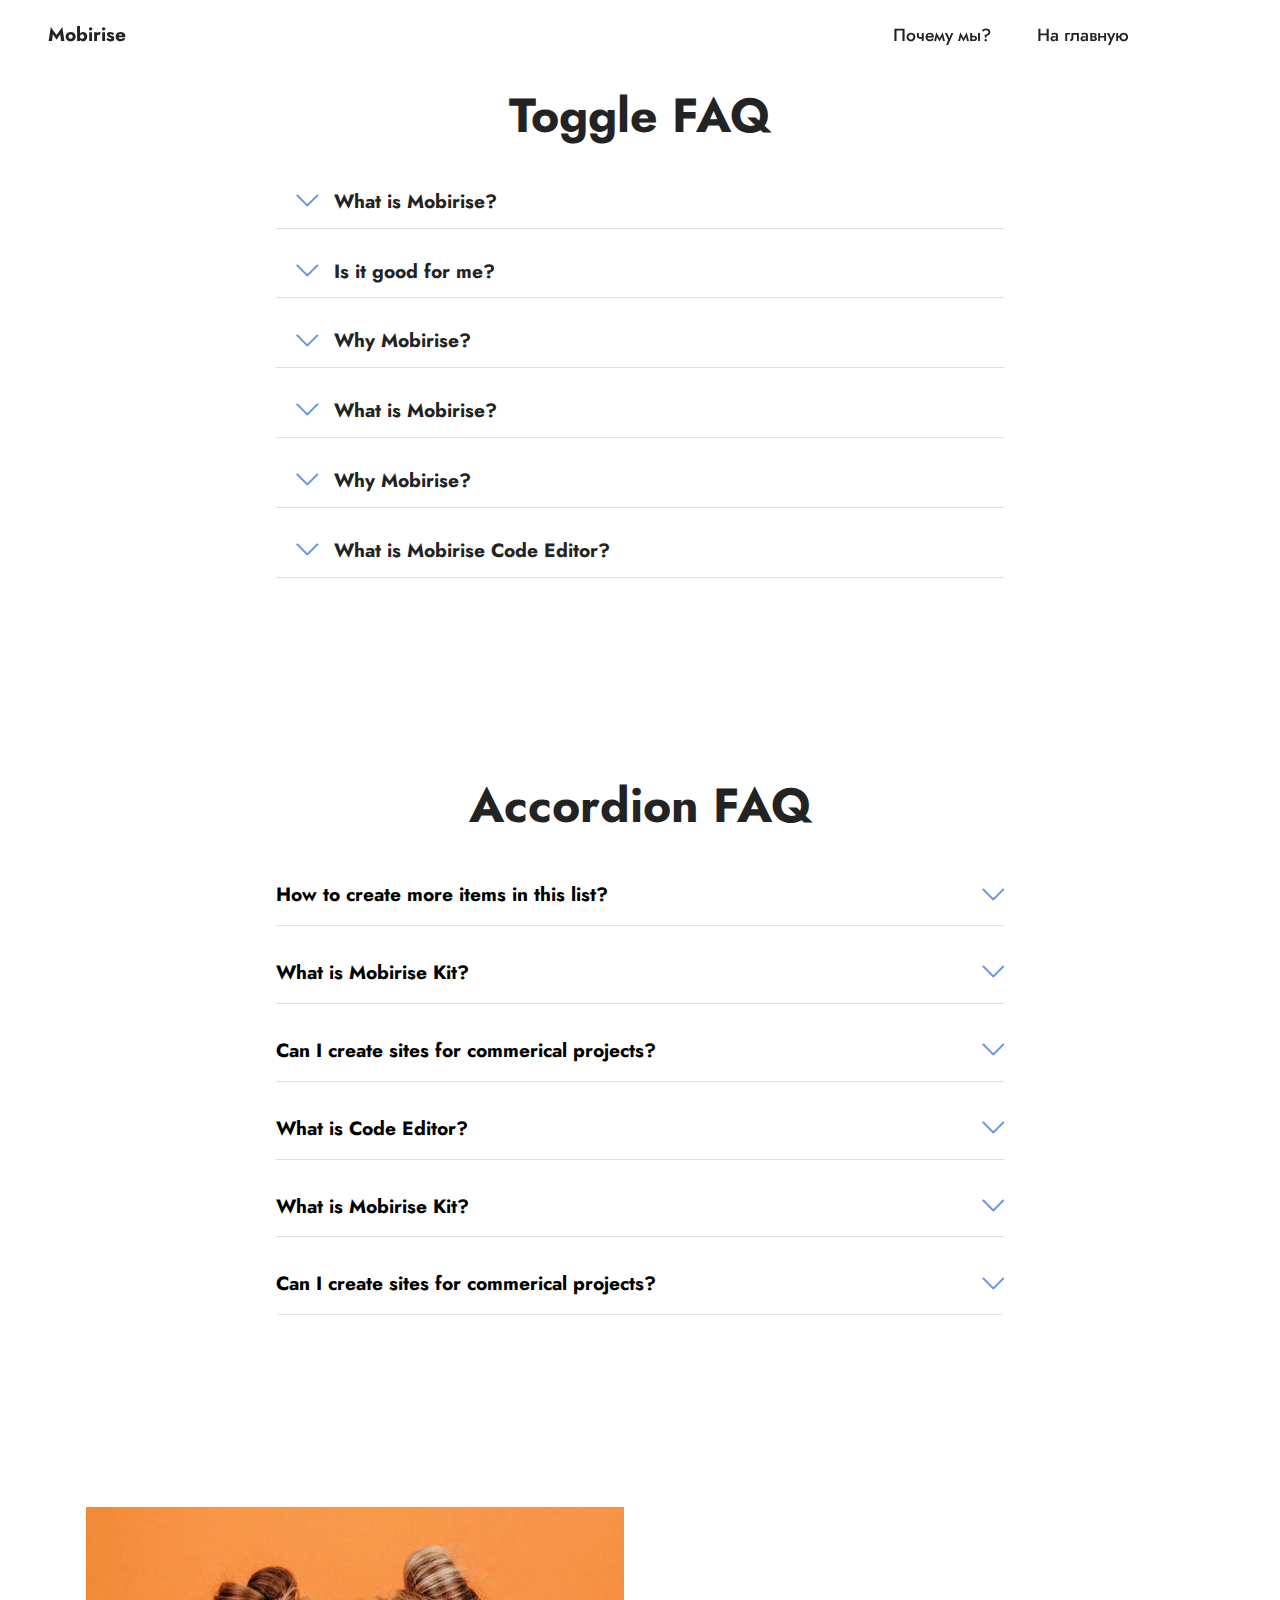
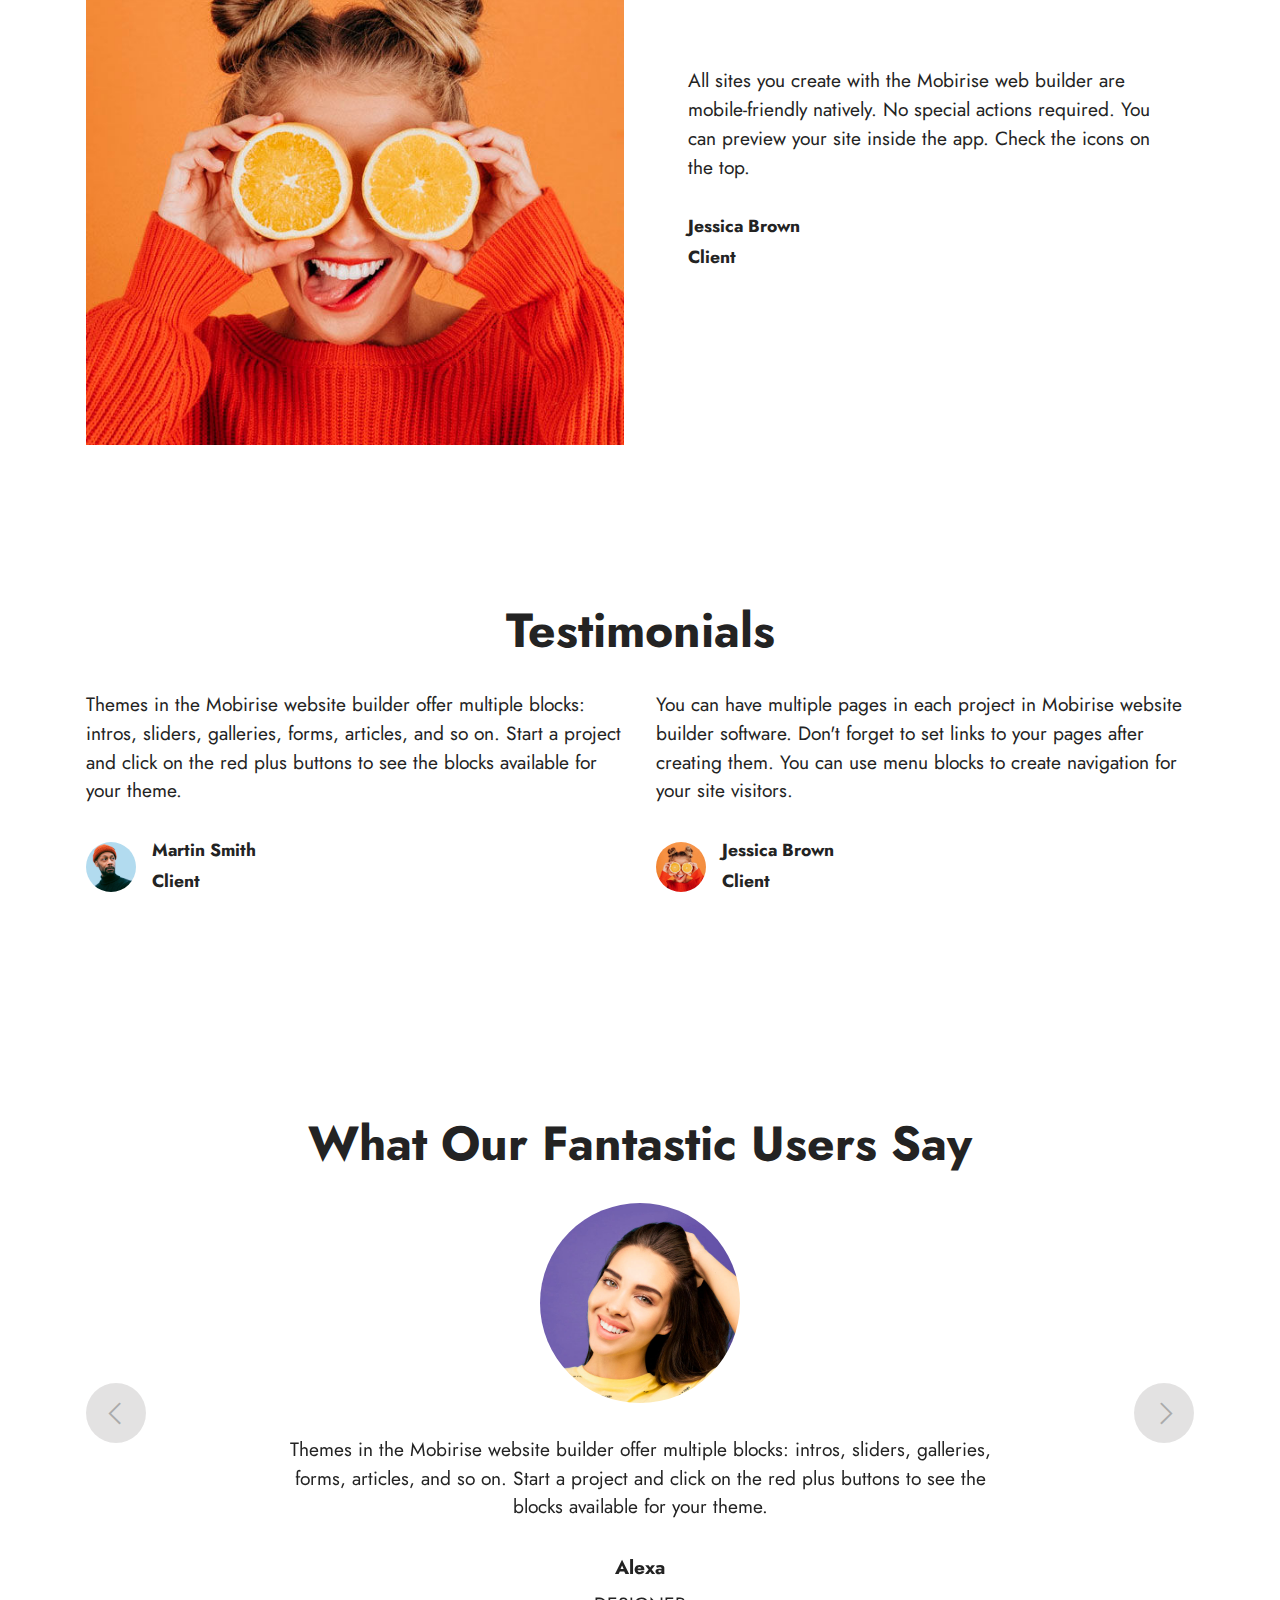
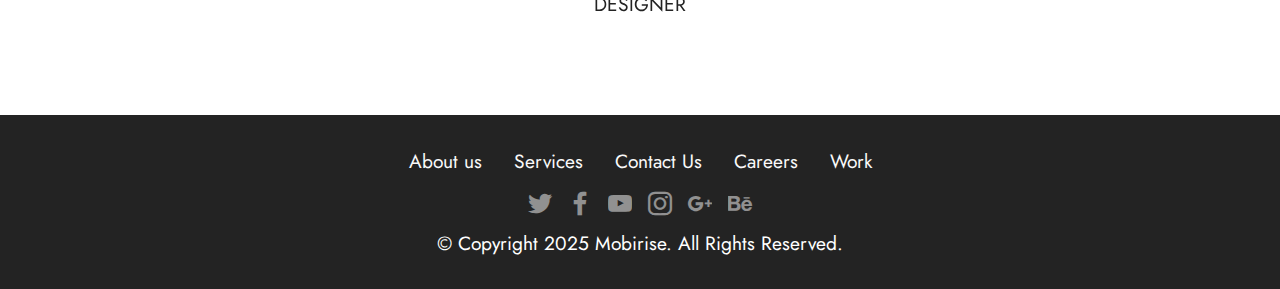
<file: page2.html>
<!DOCTYPE html>
<html  >
<head>
  <!-- Site made with Mobirise Website Builder v5.0.29, https://mobirise.com -->
  <meta charset="UTF-8">
  <meta http-equiv="X-UA-Compatible" content="IE=edge">
  <meta name="generator" content="Mobirise v5.0.29, mobirise.com">
  <meta name="viewport" content="width=device-width, initial-scale=1, minimum-scale=1">
  <link rel="shortcut icon" href="assets/images/logo.png" type="image/x-icon">
  <meta name="description" content="">
  
  
  <title>Page 2</title>
  <link rel="stylesheet" href="assets/web/assets/mobirise-icons2/mobirise2.css">
  <link rel="stylesheet" href="assets/web/assets/mobirise-icons/mobirise-icons.css">
  <link rel="stylesheet" href="assets/tether/tether.min.css">
  <link rel="stylesheet" href="assets/bootstrap/css/bootstrap.min.css">
  <link rel="stylesheet" href="assets/bootstrap/css/bootstrap-grid.min.css">
  <link rel="stylesheet" href="assets/bootstrap/css/bootstrap-reboot.min.css">
  <link rel="stylesheet" href="assets/dropdown/css/style.css">
  <link rel="stylesheet" href="assets/socicon/css/styles.css">
  <link rel="stylesheet" href="assets/theme/css/style.css">
  <link rel="preload" as="style" href="assets/mobirise/css/mbr-additional.css"><link rel="stylesheet" href="assets/mobirise/css/mbr-additional.css" type="text/css">
  
  
  
  
</head>
<body>
  
  <section class="menu menu3 cid-s9KprdwnaE" once="menu" id="menu3-r">
    
    <nav class="navbar navbar-dropdown navbar-fixed-top navbar-expand-lg">
        <div class="container-fluid">
            <div class="navbar-brand">
                
                <span class="navbar-caption-wrap"><a class="navbar-caption text-black display-7" href="https://mobiri.se">Mobirise</a></span>
            </div>
            <button class="navbar-toggler" type="button" data-toggle="collapse" data-target="#navbarSupportedContent" aria-controls="navbarNavAltMarkup" aria-expanded="false" aria-label="Toggle navigation">
                <div class="hamburger">
                    <span></span>
                    <span></span>
                    <span></span>
                    <span></span>
                </div>
            </button>
            <div class="collapse navbar-collapse" id="navbarSupportedContent">
                <ul class="navbar-nav nav-dropdown nav-right" data-app-modern-menu="true"><li class="nav-item"><a class="nav-link link text-black text-primary display-4" href="page2.html#content17-10">Почему мы?</a></li>
                    
                    <li class="nav-item"><a class="nav-link link text-black text-primary display-4" href="index.html#slider2-7">На главную</a>
                    </li></ul>
                <div class="icons-menu">
                    <a class="iconfont-wrapper" href="https://mobiri.se" target="_blank">
                        <span class="p-2 mbr-iconfont socicon-facebook socicon"></span>
                    </a>
                    
                    
                    
                </div>
                
            </div>
        </div>
    </nav>
</section>

<section class="engine"><a href="https://mobirise.info/a">online web builder</a></section><section class="content17 cid-s9KuOAXVsx" id="content17-10">

    

    

    <div class="container">
        <div class="row justify-content-center">
            <div class="col-12 col-md-8">
                <div class="mbr-section-head align-center">
                    <h3 class="mbr-section-title mb-0 mbr-fonts-style display-2">
                        <strong>Toggle FAQ</strong>
                    </h3>
                    
                </div>
                <div id="bootstrap-toggle" class="toggle-panel accordionStyles tab-content mt-4">
                    <div class="card mb-3">
                        <div class="card-header" role="tab" id="headingOne">
                            <a role="button" class="collapsed panel-title text-black" data-toggle="collapse" data-core="" href="#collapse1_29" aria-expanded="false" aria-controls="collapse1">
                                <span class="sign mbr-iconfont mbri-arrow-down inactive"></span>
                                <h6 class="mbr-fonts-style display-7">
                                    What is Mobirise?
                                </h6>
                            </a>
                        </div>
                        <div id="collapse1_29" class="panel-collapse noScroll collapse" role="tabpanel" aria-labelledby="headingOne">
                            <div class="panel-body p-3">
                                <p class="mbr-fonts-style panel-text display-7">
                                    Mobirise is an offline app for Window and Mac to easily create small/medium
                                    websites, landing pages, online resumes and portfolios, promo sites for apps,
                                    events, services and products.</p>
                            </div>
                        </div>
                    </div>
                    <div class="card mb-3">
                        <div class="card-header" role="tab" id="headingTwo">
                            <a role="button" class="collapsed panel-title text-black" data-toggle="collapse" data-core="" href="#collapse2_29" aria-expanded="false" aria-controls="collapse2">
                                <span class="sign mbr-iconfont mbri-arrow-down inactive"></span>
                                <h6 class="mbr-fonts-style display-7">Is it good for me?</h6>
                            </a>

                        </div>
                        <div id="collapse2_29" class="panel-collapse noScroll collapse" role="tabpanel" aria-labelledby="headingTwo">
                            <div class="panel-body p-3">
                                <p class="mbr-fonts-style panel-text display-7">
                                    Mobirise is perfect for non-techies who are not familiar with the intricacies of web
                                    development and for designers who prefer to work as visually as possible, without
                                    fighting with code. Also great for pro-coders for fast prototyping and small
                                    customers' projects.</p>
                            </div>
                        </div>
                    </div>
                    <div class="card mb-3">
                        <div class="card-header" role="tab" id="headingThree">
                            <a role="button" class="collapsed panel-title text-black" data-toggle="collapse" data-core="" href="#collapse3_29" aria-expanded="false" aria-controls="collapse3">
                                <span class="sign mbr-iconfont mbri-arrow-down inactive"></span>
                                <h6 class="mbr-fonts-style display-7">Why Mobirise?</h6>
                            </a>
                        </div>
                        <div id="collapse3_29" class="panel-collapse noScroll collapse" role="tabpanel" aria-labelledby="headingThree">
                            <div class="panel-body p-3">
                                <p class="mbr-fonts-style panel-text display-7">
                                    Key differences from traditional builders:<br>* Minimalistic, extremely
                                    <strong>easy-to-use</strong> interface<br>* <strong>Mobile</strong>-friendliness,
                                    latest website blocks and techniques "out-the-box"<br>* <strong>Free</strong> for
                                    commercial and non-profit use</p>
                            </div>
                        </div>
                    </div>
                    <div class="card mb-3">
                        <div class="card-header" role="tab" id="headingThree">
                            <a role="button" class="collapsed panel-title text-black" data-toggle="collapse" data-core="" href="#collapse4_29" aria-expanded="false" aria-controls="collapse4">
                                <span class="sign mbr-iconfont mbri-arrow-down inactive"></span>
                                <h6 class="mbr-fonts-style display-7">What is Mobirise?</h6>
                            </a>
                        </div>
                        <div id="collapse4_29" class="panel-collapse noScroll collapse" role="tabpanel" aria-labelledby="headingThree">
                            <div class="panel-body p-3">
                                <p class="mbr-fonts-style panel-text display-7">
                                    Lorem ipsum dolor sit amet, consectetur adipiscing elit. Curabitur in nulla ut magna
                                    vehicula libero luctus in ipsum consequat faucibus. Ut porta nulla ac dapibus
                                    convallis. Curabitur sit amet massa quam. In ut ex auctor, porta neque quis,
                                    sagittis purus. Nunc auctor gravida magna, sed efficitur tortor tristique quis.</p>
                            </div>
                        </div>
                    </div>
                    <div class="card mb-3">
                        <div class="card-header" role="tab" id="headingThree">
                            <a role="button" class="collapsed panel-title text-black" data-toggle="collapse" data-core="" href="#collapse5_29" aria-expanded="false" aria-controls="collapse5">
                                <span class="mbr-iconfont mobi-mbri-arrow-down mobi-mbri inactive"></span>
                                <h6 class="mbr-fonts-style display-7">Why Mobirise?</h6>
                            </a>
                        </div>
                        <div id="collapse5_29" class="panel-collapse noScroll collapse" role="tabpanel" aria-labelledby="headingThree">
                            <div class="panel-body p-3">
                                <p class="mbr-fonts-style panel-text display-7">
                                    Lorem ipsum dolor sit amet, consectetur adipiscing elit. Curabitur in nulla ut magna
                                    vehicula libero luctus in ipsum consequat faucibus. Ut porta nulla ac dapibus
                                    convallis. Curabitur sit amet massa quam. In ut ex auctor, porta neque quis,
                                    sagittis purus. Nunc auctor gravida magna, sed efficitur tortor tristique quis.</p>
                            </div>
                        </div>
                    </div>
                    <div class="card mb-3">
                        <div class="card-header" role="tab" id="headingThree">
                            <a role="button" class="collapsed panel-title text-black" data-toggle="collapse" data-core="" href="#collapse6_29" aria-expanded="false" aria-controls="collapse6">
                                <span class="mbr-iconfont mobi-mbri-arrow-down mobi-mbri inactive"></span>
                                <h6 class="mbr-fonts-style display-7">What is Mobirise Code Editor?
                                </h6>
                            </a>
                        </div>
                        <div id="collapse6_29" class="panel-collapse noScroll collapse" role="tabpanel" aria-labelledby="headingThree">
                            <div class="panel-body p-3">
                                <p class="mbr-fonts-style panel-text display-7">
                                    Lorem ipsum dolor sit amet, consectetur adipiscing elit. Curabitur in nulla ut magna
                                    vehicula libero luctus in ipsum consequat faucibus. Ut porta nulla ac dapibus
                                    convallis. Curabitur sit amet massa quam. In ut ex auctor, porta neque quis,
                                    sagittis purus. Nunc auctor gravida magna, sed efficitur tortor tristique quis.</p>
                            </div>
                        </div>
                    </div>
                </div>
            </div>
        </div>
    </div>
</section>

<section class="content16 cid-s9KuPMj5lQ" id="content16-11">

    

    
    <div class="container">
        <div class="row justify-content-center">
            <div class="col-12 col-md-8">
                <div class="mbr-section-head align-center">
                    <h3 class="mbr-section-title mb-0 mbr-fonts-style display-2">
                        <strong>Accordion FAQ</strong>
                    </h3>
                    
                </div>
                <div id="bootstrap-accordion_30" class="panel-group accordionStyles accordion mt-4" role="tablist" aria-multiselectable="true">
                    <div class="card mb-3">
                        <div class="card-header" role="tab" id="headingOne">
                            <a role="button" class="panel-title collapsed" data-toggle="collapse" data-core="" href="#collapse1_30" aria-expanded="false" aria-controls="collapse1">
                                <h6 class="panel-title-edit mbr-fonts-style mb-0 display-7"><strong>How to create more items in this list?</strong>
                                </h6>
                                <span class="sign mbr-iconfont mbri-arrow-down inactive"></span>
                            </a>
                        </div>
                        <div id="collapse1_30" class="panel-collapse noScroll collapse" role="tabpanel" aria-labelledby="headingOne" data-parent="#bootstrap-accordion_30">
                            <div class="panel-body">
                                <p class="mbr-fonts-style panel-text display-4">The number of items is limited in this block. Open
                                    the Block parameters to change the amount of items.</p>
                            </div>
                        </div>
                    </div>
                    <div class="card mb-3">
                        <div class="card-header" role="tab" id="headingOne">
                            <a role="button" class="panel-title collapsed" data-toggle="collapse" data-core="" href="#collapse2_30" aria-expanded="false" aria-controls="collapse2">
                                <h6 class="panel-title-edit mbr-fonts-style mb-0 display-7"><strong>What is Mobirise Kit?
                                    </strong></h6>
                                <span class="sign mbr-iconfont mbri-arrow-down inactive"></span>
                            </a>
                        </div>
                        <div id="collapse2_30" class="panel-collapse noScroll collapse" role="tabpanel" aria-labelledby="headingOne" data-parent="#bootstrap-accordion_30">
                            <div class="panel-body">
                                <p class="mbr-fonts-style panel-text display-4">
                                    Mobirise Kit is a service that provides the access to all current and new
                                    themes/extensions developed by Mobirise. New themes/extensions are released every
                                    month and will be available in your account during your plan period, without any
                                    additional charge.</p>
                            </div>
                        </div>
                    </div>
                    <div class="card mb-3">
                        <div class="card-header" role="tab" id="headingOne">
                            <a role="button" class="panel-title collapsed" data-toggle="collapse" data-core="" href="#collapse3_30" aria-expanded="false" aria-controls="collapse3">
                                <h6 class="panel-title-edit mbr-fonts-style mb-0 display-7"><strong>Can I create sites for commerical
                                        projects?</strong></h6>
                                <span class="sign mbr-iconfont mbri-arrow-down inactive"></span>
                            </a>
                        </div>
                        <div id="collapse3_30" class="panel-collapse noScroll collapse" role="tabpanel" aria-labelledby="headingOne" data-parent="#bootstrap-accordion_30">
                            <div class="panel-body">
                                <p class="mbr-fonts-style panel-text display-4">
                                    Yes, Mobirise is free for both non-profit and commercial sites.</p>
                            </div>
                        </div>
                    </div>
                    <div class="card mb-3">
                        <div class="card-header" role="tab" id="headingOne">
                            <a role="button" class="panel-title collapsed" data-toggle="collapse" data-core="" href="#collapse4_30" aria-expanded="false" aria-controls="collapse4">
                                <h6 class="panel-title-edit mbr-fonts-style mb-0 display-7"><strong>What is Code Editor?</strong></h6>
                                <span class="sign mbr-iconfont mbri-arrow-down inactive"></span>
                            </a>
                        </div>
                        <div id="collapse4_30" class="panel-collapse noScroll collapse" role="tabpanel" aria-labelledby="headingOne" data-parent="#bootstrap-accordion_30">
                            <div class="panel-body">
                                <p class="mbr-fonts-style panel-text display-4">
                                    This extension allows editing the code of block in the app. Also, it's possible to
                                    add code to the head and body parts of pages.</p>
                            </div>
                        </div>
                    </div>
                    <div class="card mb-3">
                        <div class="card-header" role="tab" id="headingOne">
                            <a role="button" class="panel-title collapsed" data-toggle="collapse" data-core="" href="#collapse5_30" aria-expanded="false" aria-controls="collapse5">
                                <h6 class="panel-title-edit mbr-fonts-style mb-0 display-7"><strong>What is Mobirise Kit?
                                    </strong></h6>
                                <span class="sign mbr-iconfont mbri-arrow-down inactive"></span>
                            </a>
                        </div>
                        <div id="collapse5_30" class="panel-collapse noScroll collapse" role="tabpanel" aria-labelledby="headingOne" data-parent="#bootstrap-accordion_30">
                            <div class="panel-body">
                                <p class="mbr-fonts-style panel-text display-4">
                                    Mobirise Kit is a service that provides the access to all current and new
                                    themes/extensions developed by Mobirise. New themes/extensions are released every
                                    month and will be available in your account during your plan period, without any
                                    additional charge.</p>
                            </div>
                        </div>
                    </div>
                    <div class="card mb-3">
                        <div class="card-header" role="tab" id="headingOne">
                            <a role="button" class="panel-title collapsed" data-toggle="collapse" data-core="" href="#collapse6_30" aria-expanded="false" aria-controls="collapse6">
                                <h6 class="panel-title-edit mbr-fonts-style mb-0 display-7"><strong>Can I create sites for commerical
                                        projects?</strong></h6>
                                <span class="sign mbr-iconfont mbri-arrow-down inactive"></span>
                            </a>
                        </div>
                        <div id="collapse6_30" class="panel-collapse noScroll collapse" role="tabpanel" aria-labelledby="headingOne" data-parent="#bootstrap-accordion_30">
                            <div class="panel-body">
                                <p class="mbr-fonts-style panel-text display-4">
                                    Yes, Mobirise is free for both non-profit and commercial sites.</p>
                            </div>
                        </div>
                    </div>
                </div>
            </div>
        </div>
    </div>
</section>

<section class="testimonials1 cid-s9KuDMmZci" id="testimonials1-x">
    

    
    <div class="container">
        
        <div class="row align-items-center">
            <div class="col-12 col-md-6">
                <div class="image-wrapper">
                    <img src="assets/images/team2.jpg" alt="Mobirise">
                </div>
            </div>
            <div class="col-12 col-md">
                <div class="text-wrapper">
                    <p class="mbr-text mbr-fonts-style mb-4 display-7">All sites you create with the Mobirise web builder are mobile-friendly natively. No special actions required. You can preview your site inside the app. Check the icons on the top.</p>
                    <p class="name mbr-fonts-style mb-1 display-4">
                        <strong>Jessica Brown</strong>
                    </p>
                    <p class="position mbr-fonts-style display-4">
                        <strong>Client</strong>
                    </p>
                </div>
            </div>
        </div>
    </div>
</section>

<section class="testimonials2 cid-s9KuLzTFdg" id="testimonials2-z">
    
    
    <div class="container">
        <h3 class="mbr-section-title mbr-fonts-style align-center mb-4 display-2">
            <strong>Testimonials</strong>
        </h3>
        <div class="row justify-content-center">
            <div class="card col-12 col-md-6">
                <p class="mbr-text mbr-fonts-style mb-4 display-7">Themes in the Mobirise website builder offer multiple blocks: intros, sliders, galleries, forms, articles, and so on. Start a project and click on the red plus buttons to see the blocks available for your theme.</p>
                <div class="d-flex mb-md-0 mb-4">
                    <div class="image-wrapper">
                        <img src="assets/images/team1.jpg" alt="Mobirise">
                    </div>
                    <div class="text-wrapper">
                        <p class="name mbr-fonts-style mb-1 display-4">
                            <strong>Martin Smith</strong>
                        </p>
                        <p class="position mbr-fonts-style display-4">
                            <strong>Client</strong>
                        </p>
                    </div>
                </div>
            </div>
            <div class="card col-12 col-md-6">
                <p class="mbr-text mbr-fonts-style mb-4 display-7">You can have multiple pages in each project in Mobirise website builder software. Don't forget to set links to your pages after creating them. You can use menu blocks to create navigation for your site visitors.</p>
                <div class="d-flex mb-md-0 mb-4">
                    <div class="image-wrapper">
                        <img src="assets/images/team2.jpg" alt="Mobirise">
                    </div>
                    <div class="text-wrapper">
                        <p class="name mbr-fonts-style mb-1 display-4">
                            <strong>Jessica Brown</strong>
                        </p>
                        <p class="position mbr-fonts-style display-4">
                            <strong>Client</strong>
                        </p>
                    </div>
                </div>
            </div>
        </div>
    </div>
</section>

<section class="testimonails3 carousel slide testimonials-slider cid-s9KuK0ZKxq" data-interval="false" id="testimonials3-y">

    

    

    <div class="text-center container">
        <h3 class="mb-4 mbr-fonts-style display-2">
            <strong>What Our Fantastic Users Say</strong>
        </h3>

        <div class="carousel slide" role="listbox" data-pause="true" data-keyboard="false" data-ride="carousel" data-interval="8000">
            <div class="carousel-inner">
                
                
            <div class="carousel-item">
                    <div class="user col-md-8">
                        <div class="user_image">
                            <img src="assets/images/team3.jpg">
                        </div>
                        <div class="user_text mb-4">
                            <p class="mbr-fonts-style display-7">
                                Themes in the Mobirise website builder offer multiple blocks: intros, sliders, galleries, forms, articles, and so on. Start a project and click on the red plus buttons to see the blocks available for your theme.
                            </p>
                        </div>
                        <div class="user_name mbr-fonts-style mb-2 display-7">
                            <strong>Alexa</strong>
                        </div>
                        <div class="user_desk mbr-fonts-style display-7">
                            DESIGNER
                        </div>
                    </div>
                </div><div class="carousel-item">
                    <div class="user col-md-8">
                        <div class="user_image">
                            <img src="assets/images/team2.jpg">
                        </div>
                        <div class="user_text mb-4">
                            <p class="mbr-fonts-style display-7">
                                Themes in the Mobirise website builder offer multiple blocks: intros, sliders, galleries, forms, articles, and so on. Start a project and click on the red plus buttons to see the blocks available for your theme.
                            </p>
                        </div>
                        <div class="user_name mbr-fonts-style mb-2 display-7">
                            <strong>Linda</strong>
                        </div>
                        <div class="user_desk mbr-fonts-style display-7">
                            DEVELOPER
                        </div>
                    </div>
                </div></div>

            <div class="carousel-controls">
                <a class="carousel-control-prev" role="button" data-slide="prev">
                    <span aria-hidden="true" class="mobi-mbri mobi-mbri-arrow-prev mbr-iconfont"></span>
                    <span class="sr-only">Previous</span>
                </a>

                <a class="carousel-control-next" role="button" data-slide="next">
                    <span aria-hidden="true" class="mobi-mbri mobi-mbri-arrow-next mbr-iconfont"></span>
                    <span class="sr-only">Next</span>
                </a>
            </div>
        </div>
    </div>
</section>

<section class="footer3 cid-s9KpzY1uMc" once="footers" id="footer3-s">

    

    

    <div class="container-fluid">
        <div class="media-container-row align-center mbr-white">
            <div class="row row-links">
                <ul class="foot-menu">
                    
                    
                    
                    
                    
                <li class="foot-menu-item mbr-fonts-style display-7">
                        <a class="text-white" href="#" target="_blank">About us</a>
                    </li><li class="foot-menu-item mbr-fonts-style display-7">
                        <a class="text-white" href="#" target="_blank">Services</a>
                    </li><li class="foot-menu-item mbr-fonts-style display-7">
                        <a class="text-white" href="#" target="_blank">Contact Us</a>
                    </li><li class="foot-menu-item mbr-fonts-style display-7">
                        <a class="text-white" href="#" target="_blank">Careers</a>
                    </li><li class="foot-menu-item mbr-fonts-style display-7">
                        <a class="text-white" href="#" target="_blank">Work</a>
                    </li></ul>
            </div>
            <div class="row social-row">
                <div class="social-list align-right pb-2">
                    
                    
                    
                    
                    
                    
                <div class="soc-item">
                        <a href="https://twitter.com/mobirise" target="_blank">
                            <span class="socicon-twitter socicon mbr-iconfont mbr-iconfont-social"></span>
                        </a>
                    </div><div class="soc-item">
                        <a href="https://www.facebook.com/pages/Mobirise/1616226671953247" target="_blank">
                            <span class="socicon-facebook socicon mbr-iconfont mbr-iconfont-social"></span>
                        </a>
                    </div><div class="soc-item">
                        <a href="https://www.youtube.com/c/mobirise" target="_blank">
                            <span class="socicon-youtube socicon mbr-iconfont mbr-iconfont-social"></span>
                        </a>
                    </div><div class="soc-item">
                        <a href="https://instagram.com/mobirise" target="_blank">
                            <span class="socicon-instagram socicon mbr-iconfont mbr-iconfont-social"></span>
                        </a>
                    </div><div class="soc-item">
                        <a href="https://plus.google.com/u/0/+Mobirise" target="_blank">
                            <span class="socicon-googleplus socicon mbr-iconfont mbr-iconfont-social"></span>
                        </a>
                    </div><div class="soc-item">
                        <a href="https://www.behance.net/Mobirise" target="_blank">
                            <span class="socicon-behance socicon mbr-iconfont mbr-iconfont-social"></span>
                        </a>
                    </div></div>
            </div>
            <div class="row row-copirayt">
                <p class="mbr-text mb-0 mbr-fonts-style mbr-white align-center display-7">
                    © Copyright 2025 Mobirise. All Rights Reserved.
                </p>
            </div>
        </div>
    </div>
</section>


  <script src="assets/web/assets/jquery/jquery.min.js"></script>
  <script src="assets/popper/popper.min.js"></script>
  <script src="assets/tether/tether.min.js"></script>
  <script src="assets/bootstrap/js/bootstrap.min.js"></script>
  <script src="assets/smoothscroll/smooth-scroll.js"></script>
  <script src="assets/dropdown/js/nav-dropdown.js"></script>
  <script src="assets/dropdown/js/navbar-dropdown.js"></script>
  <script src="assets/touchswipe/jquery.touch-swipe.min.js"></script>
  <script src="assets/mbr-switch-arrow/mbr-switch-arrow.js"></script>
  <script src="assets/bootstrapcarouselswipe/bootstrap-carousel-swipe.js"></script>
  <script src="assets/mbr-testimonials-slider/mbr-testimonials-slider.js"></script>
  <script src="assets/theme/js/script.js"></script>
  
  
  
</body>
</html>
</file>
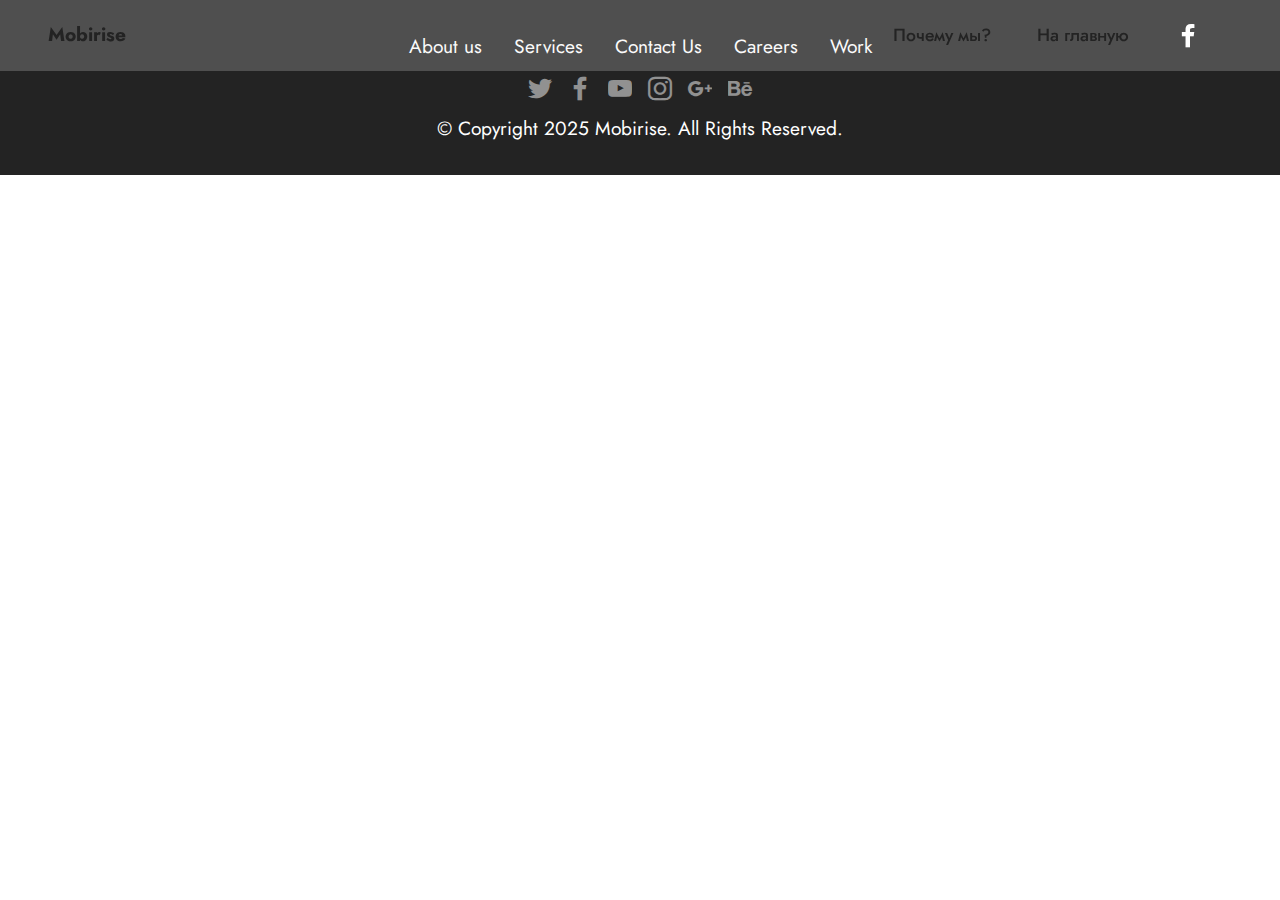
<file: page3.html>
<!DOCTYPE html>
<html  >
<head>
  <!-- Site made with Mobirise Website Builder v5.0.29, https://mobirise.com -->
  <meta charset="UTF-8">
  <meta http-equiv="X-UA-Compatible" content="IE=edge">
  <meta name="generator" content="Mobirise v5.0.29, mobirise.com">
  <meta name="viewport" content="width=device-width, initial-scale=1, minimum-scale=1">
  <link rel="shortcut icon" href="assets/images/logo.png" type="image/x-icon">
  <meta name="description" content="">
  
  
  <title>Page 3</title>
  <link rel="stylesheet" href="assets/tether/tether.min.css">
  <link rel="stylesheet" href="assets/bootstrap/css/bootstrap.min.css">
  <link rel="stylesheet" href="assets/bootstrap/css/bootstrap-grid.min.css">
  <link rel="stylesheet" href="assets/bootstrap/css/bootstrap-reboot.min.css">
  <link rel="stylesheet" href="assets/dropdown/css/style.css">
  <link rel="stylesheet" href="assets/socicon/css/styles.css">
  <link rel="stylesheet" href="assets/theme/css/style.css">
  <link rel="preload" as="style" href="assets/mobirise/css/mbr-additional.css"><link rel="stylesheet" href="assets/mobirise/css/mbr-additional.css" type="text/css">
  
  
  
  
</head>
<body>
  
  <section class="menu menu3 cid-s9KprdwnaE" once="menu" id="menu3-t">
    
    <nav class="navbar navbar-dropdown navbar-fixed-top navbar-expand-lg">
        <div class="container-fluid">
            <div class="navbar-brand">
                
                <span class="navbar-caption-wrap"><a class="navbar-caption text-black display-7" href="https://mobiri.se">Mobirise</a></span>
            </div>
            <button class="navbar-toggler" type="button" data-toggle="collapse" data-target="#navbarSupportedContent" aria-controls="navbarNavAltMarkup" aria-expanded="false" aria-label="Toggle navigation">
                <div class="hamburger">
                    <span></span>
                    <span></span>
                    <span></span>
                    <span></span>
                </div>
            </button>
            <div class="collapse navbar-collapse" id="navbarSupportedContent">
                <ul class="navbar-nav nav-dropdown nav-right" data-app-modern-menu="true"><li class="nav-item"><a class="nav-link link text-black text-primary display-4" href="page2.html#content17-10">Почему мы?</a></li>
                    
                    <li class="nav-item"><a class="nav-link link text-black text-primary display-4" href="index.html#slider2-7">На главную</a>
                    </li></ul>
                <div class="icons-menu">
                    <a class="iconfont-wrapper" href="https://mobiri.se" target="_blank">
                        <span class="p-2 mbr-iconfont socicon-facebook socicon"></span>
                    </a>
                    
                    
                    
                </div>
                
            </div>
        </div>
    </nav>
</section>

<section class="engine"><a href="https://mobirise.info/u">bootstrap html templates</a></section><section class="footer3 cid-s9KpzY1uMc" once="footers" id="footer3-u">

    

    

    <div class="container-fluid">
        <div class="media-container-row align-center mbr-white">
            <div class="row row-links">
                <ul class="foot-menu">
                    
                    
                    
                    
                    
                <li class="foot-menu-item mbr-fonts-style display-7">
                        <a class="text-white" href="#" target="_blank">About us</a>
                    </li><li class="foot-menu-item mbr-fonts-style display-7">
                        <a class="text-white" href="#" target="_blank">Services</a>
                    </li><li class="foot-menu-item mbr-fonts-style display-7">
                        <a class="text-white" href="#" target="_blank">Contact Us</a>
                    </li><li class="foot-menu-item mbr-fonts-style display-7">
                        <a class="text-white" href="#" target="_blank">Careers</a>
                    </li><li class="foot-menu-item mbr-fonts-style display-7">
                        <a class="text-white" href="#" target="_blank">Work</a>
                    </li></ul>
            </div>
            <div class="row social-row">
                <div class="social-list align-right pb-2">
                    
                    
                    
                    
                    
                    
                <div class="soc-item">
                        <a href="https://twitter.com/mobirise" target="_blank">
                            <span class="socicon-twitter socicon mbr-iconfont mbr-iconfont-social"></span>
                        </a>
                    </div><div class="soc-item">
                        <a href="https://www.facebook.com/pages/Mobirise/1616226671953247" target="_blank">
                            <span class="socicon-facebook socicon mbr-iconfont mbr-iconfont-social"></span>
                        </a>
                    </div><div class="soc-item">
                        <a href="https://www.youtube.com/c/mobirise" target="_blank">
                            <span class="socicon-youtube socicon mbr-iconfont mbr-iconfont-social"></span>
                        </a>
                    </div><div class="soc-item">
                        <a href="https://instagram.com/mobirise" target="_blank">
                            <span class="socicon-instagram socicon mbr-iconfont mbr-iconfont-social"></span>
                        </a>
                    </div><div class="soc-item">
                        <a href="https://plus.google.com/u/0/+Mobirise" target="_blank">
                            <span class="socicon-googleplus socicon mbr-iconfont mbr-iconfont-social"></span>
                        </a>
                    </div><div class="soc-item">
                        <a href="https://www.behance.net/Mobirise" target="_blank">
                            <span class="socicon-behance socicon mbr-iconfont mbr-iconfont-social"></span>
                        </a>
                    </div></div>
            </div>
            <div class="row row-copirayt">
                <p class="mbr-text mb-0 mbr-fonts-style mbr-white align-center display-7">
                    © Copyright 2025 Mobirise. All Rights Reserved.
                </p>
            </div>
        </div>
    </div>
</section>


  <script src="assets/web/assets/jquery/jquery.min.js"></script>
  <script src="assets/popper/popper.min.js"></script>
  <script src="assets/tether/tether.min.js"></script>
  <script src="assets/bootstrap/js/bootstrap.min.js"></script>
  <script src="assets/smoothscroll/smooth-scroll.js"></script>
  <script src="assets/dropdown/js/nav-dropdown.js"></script>
  <script src="assets/dropdown/js/navbar-dropdown.js"></script>
  <script src="assets/touchswipe/jquery.touch-swipe.min.js"></script>
  <script src="assets/theme/js/script.js"></script>
  
  
  
</body>
</html>
</file>
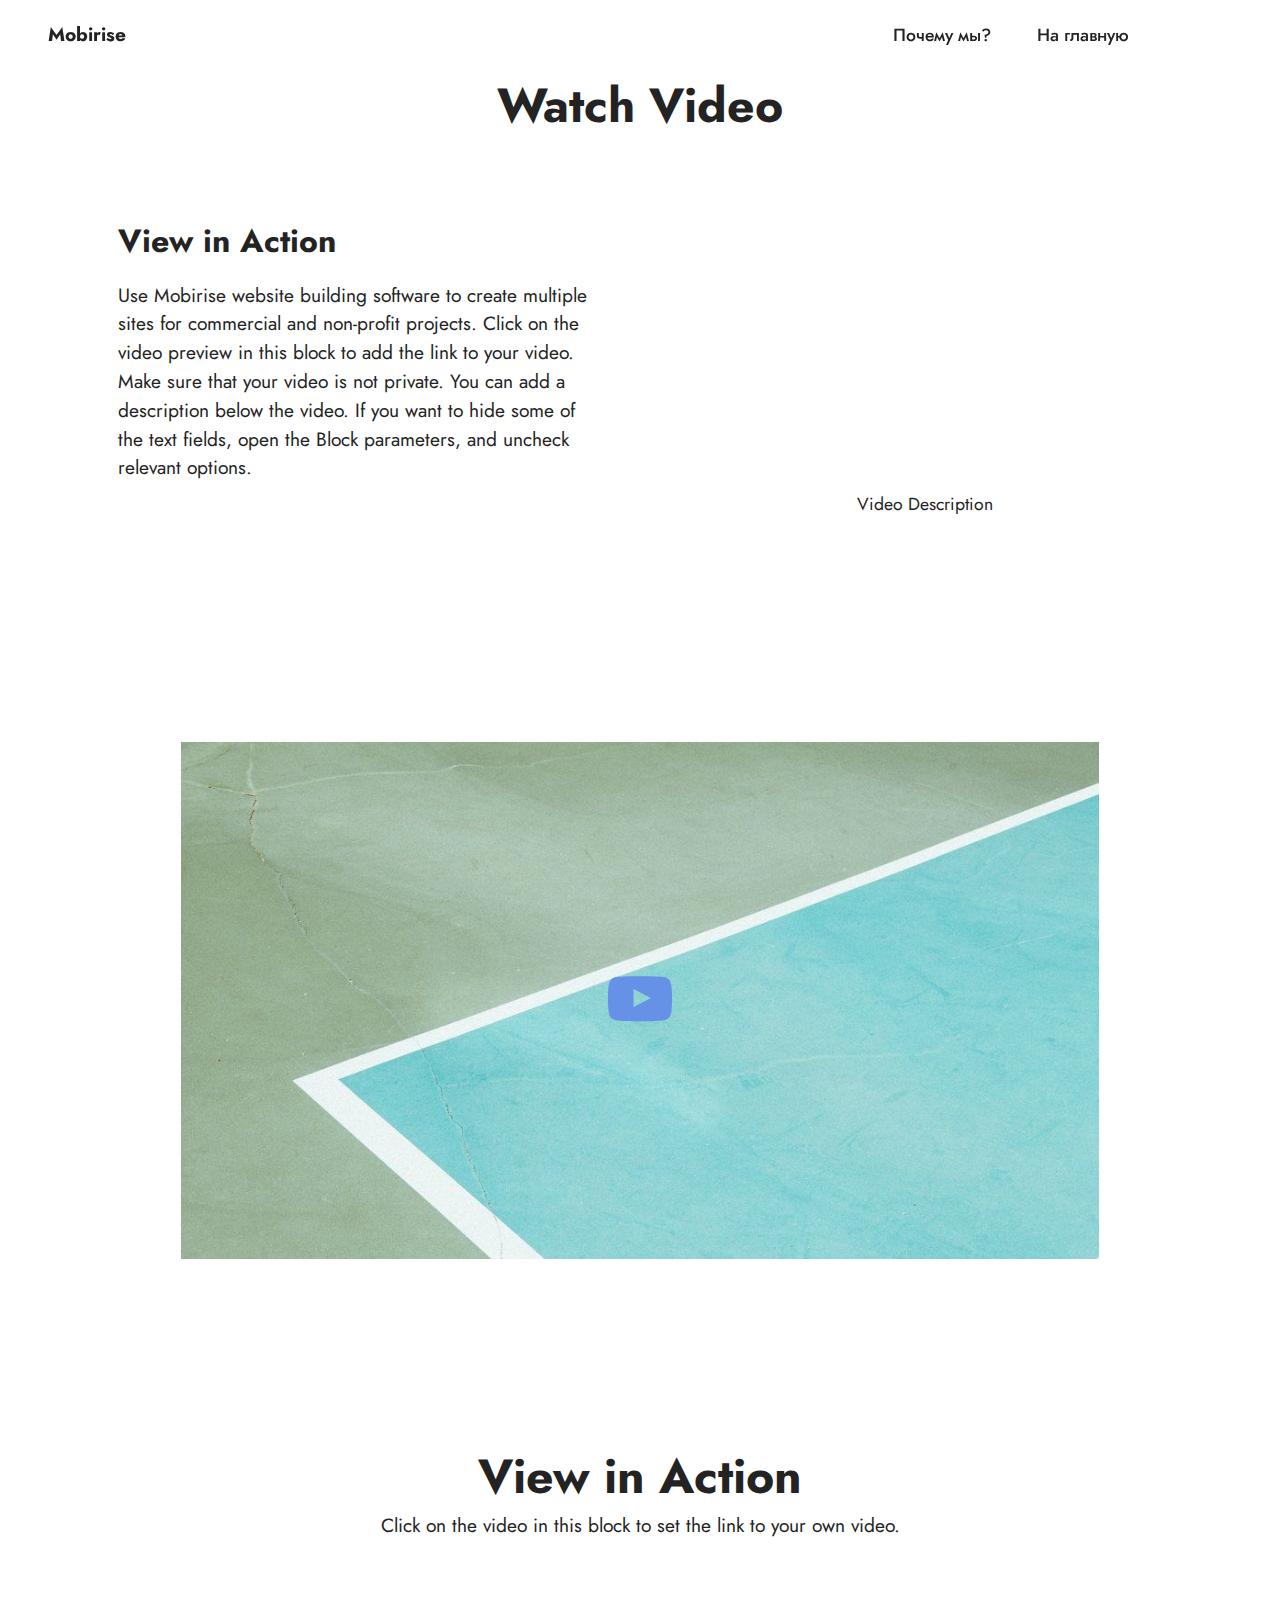
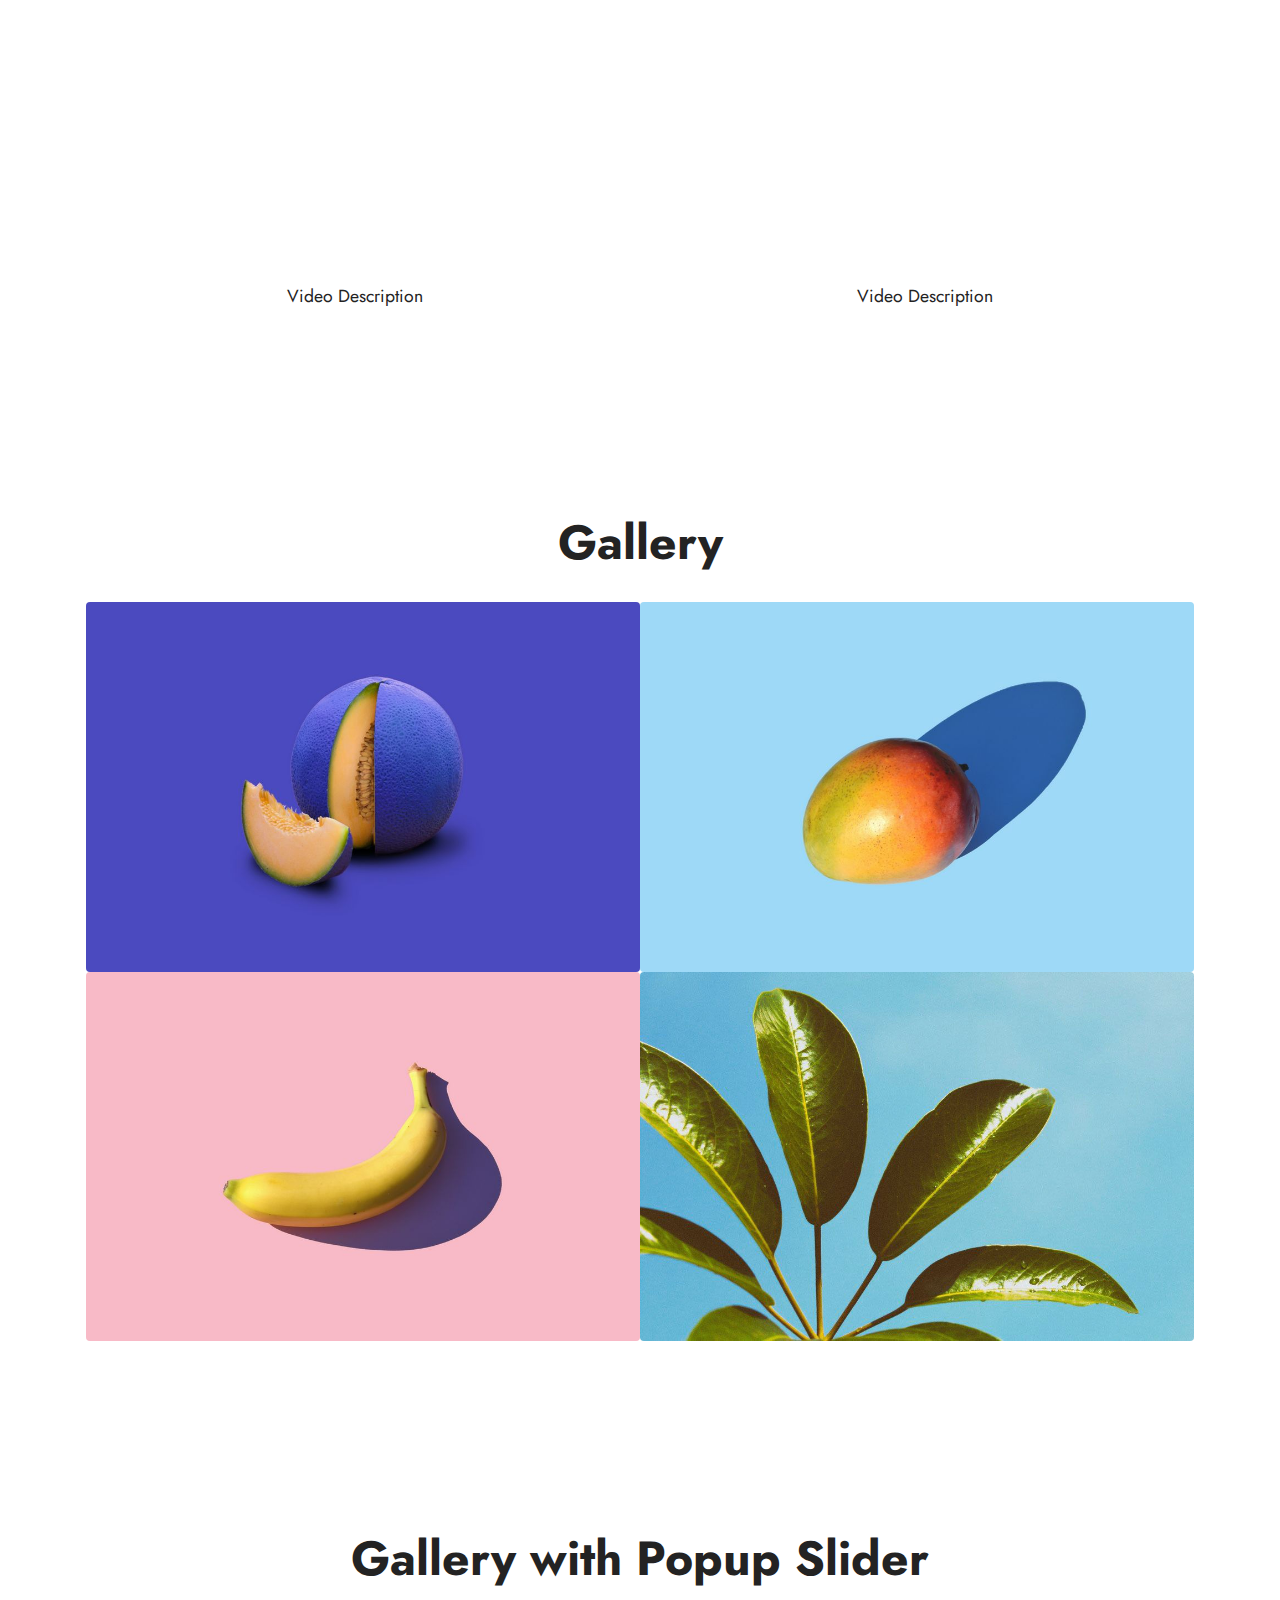
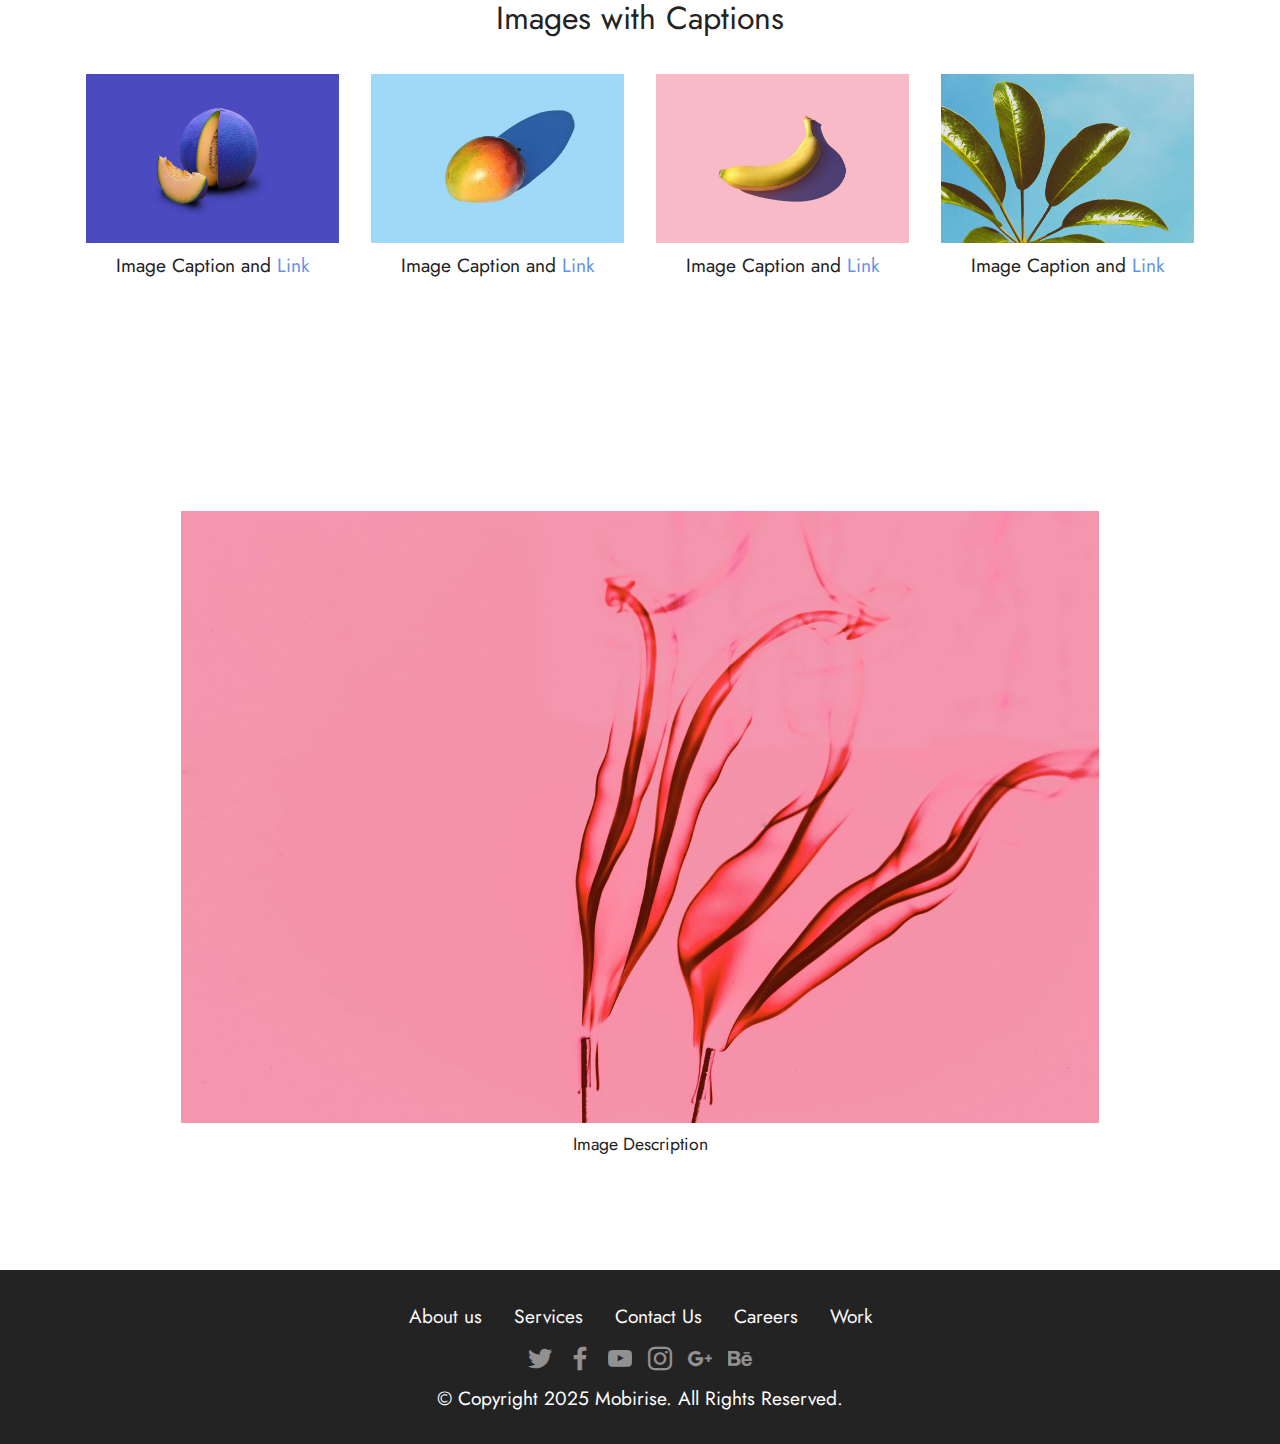
<file: page4.html>
<!DOCTYPE html>
<html  >
<head>
  <!-- Site made with Mobirise Website Builder v5.0.29, https://mobirise.com -->
  <meta charset="UTF-8">
  <meta http-equiv="X-UA-Compatible" content="IE=edge">
  <meta name="generator" content="Mobirise v5.0.29, mobirise.com">
  <meta name="viewport" content="width=device-width, initial-scale=1, minimum-scale=1">
  <link rel="shortcut icon" href="assets/images/logo.png" type="image/x-icon">
  <meta name="description" content="">
  
  
  <title>Page 4</title>
  <link rel="stylesheet" href="assets/web/assets/mobirise-icons2/mobirise2.css">
  <link rel="stylesheet" href="assets/tether/tether.min.css">
  <link rel="stylesheet" href="assets/bootstrap/css/bootstrap.min.css">
  <link rel="stylesheet" href="assets/bootstrap/css/bootstrap-grid.min.css">
  <link rel="stylesheet" href="assets/bootstrap/css/bootstrap-reboot.min.css">
  <link rel="stylesheet" href="assets/dropdown/css/style.css">
  <link rel="stylesheet" href="assets/socicon/css/styles.css">
  <link rel="stylesheet" href="assets/theme/css/style.css">
  <link rel="preload" as="style" href="assets/mobirise/css/mbr-additional.css"><link rel="stylesheet" href="assets/mobirise/css/mbr-additional.css" type="text/css">
  
  
  
  
</head>
<body>
  
  <section class="menu menu3 cid-s9KprdwnaE" once="menu" id="menu3-v">
    
    <nav class="navbar navbar-dropdown navbar-fixed-top navbar-expand-lg">
        <div class="container-fluid">
            <div class="navbar-brand">
                
                <span class="navbar-caption-wrap"><a class="navbar-caption text-black display-7" href="https://mobiri.se">Mobirise</a></span>
            </div>
            <button class="navbar-toggler" type="button" data-toggle="collapse" data-target="#navbarSupportedContent" aria-controls="navbarNavAltMarkup" aria-expanded="false" aria-label="Toggle navigation">
                <div class="hamburger">
                    <span></span>
                    <span></span>
                    <span></span>
                    <span></span>
                </div>
            </button>
            <div class="collapse navbar-collapse" id="navbarSupportedContent">
                <ul class="navbar-nav nav-dropdown nav-right" data-app-modern-menu="true"><li class="nav-item"><a class="nav-link link text-black text-primary display-4" href="page2.html#content17-10">Почему мы?</a></li>
                    
                    <li class="nav-item"><a class="nav-link link text-black text-primary display-4" href="index.html#slider2-7">На главную</a>
                    </li></ul>
                <div class="icons-menu">
                    <a class="iconfont-wrapper" href="https://mobiri.se" target="_blank">
                        <span class="p-2 mbr-iconfont socicon-facebook socicon"></span>
                    </a>
                    
                    
                    
                </div>
                
            </div>
        </div>
    </nav>
</section>

<section class="engine"><a href="https://mobirise.info/p">website templates free download</a></section><section class="video5 cid-s9KwtKpKaV" id="video5-16">
    
    <div class="container">
        <div class="title-wrapper mb-5">
            <h4 class="mbr-section-title mbr-fonts-style mb-0 display-2">
                <strong>Watch Video</strong>
            </h4>
        </div>
        <div class="row align-items-center">
            <div class="col-12 col-lg-6 video-block">
                <div class="video-wrapper"><iframe class="mbr-embedded-video" src="https://www.youtube.com/embed/VA8PzkQa8d8?rel=0&amp;amp;showinfo=0&amp;autoplay=0&amp;loop=0" width="1280" height="720" frameborder="0" allowfullscreen></iframe></div>
                <p class="mbr-description pt-2 mbr-fonts-style display-4">
                    Video Description</p>
            </div>
            <div class="col-12 col-lg">
                <div class="text-wrapper">
                    <h3 class="mbr-section-subtitle mbr-fonts-style mb-3 display-5">
                        <strong>View in Action</strong></h3>
                    <p class="mbr-text mbr-fonts-style display-7">
                        Use Mobirise website building software to create multiple sites for commercial and non-profit projects. Click on the video preview in this block to add the link to your video. Make sure that your video is not private. You can add a description below the video. If you want to hide some of the text fields, open the Block parameters, and uncheck relevant options.</p>
                </div>
            </div>
        </div>
    </div>
</section>

<section class="video1 cid-s9KwsirQBd" id="video1-15">
    
    
    <div class="align-center container">
        <div class="mbr-section-head">
            
            
        </div>
        <div class="row justify-content-center mt-4">
            <div class="col-12 col-lg-10">
                <div class="box">
                    <div class="mbr-media show-modal align-center" data-modal=".modalWindow">
                        <img src="assets/images/video1.jpg" alt="Mobirise">
                        <div class="icon-wrap">
                            <a class="text-primary" href="#"><span class="mbr-iconfont socicon-youtube socicon"></span></a>
                        </div>
                    </div>
                </div>
            </div>
        </div>
    </div>
    <div>
        <div class="modalWindow" style="display: none;">
            <div class="modalWindow-container">
                <div class="modalWindow-video-container">
                    <div class="modalWindow-video">
                        <iframe width="100%" height="100%" frameborder="0" allowfullscreen="1" data-src="https://www.youtube.com/watch?v=VA8PzkQa8d8"></iframe>
                    </div>
                    <a class="close" role="button" data-dismiss="modal">
                        <span aria-hidden="true" class="mbr-iconfont mobi-mbri-close mobi-mbri closeModal"></span>
                        <span class="sr-only">Close</span>
                    </a>
                </div>
            </div>
        </div>
    </div>
</section>

<section class="video3 cid-s9Kwr8V0q3" id="video3-14">
    
    <div class="container">
        <div class="mbr-section-head">
            <h4 class="mbr-section-title mbr-fonts-style mb-0 display-2">
                <strong>View in Action</strong></h4>
            <h5 class="mbr-section-subtitle mbr-fonts-style mb-0 mt-2 display-7">Click on the video in this block to set the link to
                your own video.</h5>
        </div>
        <div class="row mt-4">
            <div class="col-12 col-md-6 video-block">
                <div class="video-wrapper"><iframe class="mbr-embedded-video" src="https://www.youtube.com/embed/HujDEPAWboE?rel=0&amp;amp;showinfo=0&amp;autoplay=0&amp;loop=0" width="1280" height="720" frameborder="0" allowfullscreen></iframe></div>
                <p class="mbr-text pt-2 mbr-fonts-style display-4">
                    Video Description</p>
            </div>
            <div class="col-12 col-md-6 video-block">
                <div class="video-wrapper"><iframe class="mbr-embedded-video" src="https://www.youtube.com/embed/VA8PzkQa8d8?rel=0&amp;amp;showinfo=0&amp;autoplay=0&amp;loop=0" width="1280" height="720" frameborder="0" allowfullscreen></iframe></div>
                <p class="mbr-text pt-2 mbr-fonts-style display-4">
                    Video Description</p>
            </div>
        </div>
    </div>
</section>

<section class="gallery1 cid-s9KwG9C08Z" id="gallery1-18">
    
    
    <div class="container">
        <div class="mbr-section-head">
            <h4 class="mbr-section-title mbr-fonts-style align-center mb-0 display-2">
                <strong>Gallery</strong></h4>
            
        </div>
        <div class="row mt-4">
            <div class="item features-image сol-12 col-md-6 col-lg-6">
                <div class="item-wrapper">
                    <div class="item-img">
                        <img src="assets/images/features1.jpg">
                    </div>
                    
                    
                </div>
            </div>
            <div class="item features-image сol-12 col-md-6 col-lg-6">
                <div class="item-wrapper">
                    <div class="item-img">
                        <img src="assets/images/features2.jpg">
                    </div>
                    
                    
                </div>
            </div>
            <div class="item features-image сol-12 col-md-6 col-lg-6">
                <div class="item-wrapper">
                    <div class="item-img">
                        <img src="assets/images/features3.jpg">
                    </div>
                    
                    
                </div>
            </div>
            <div class="item features-image сol-12 col-md-6 col-lg-6">
                <div class="item-wrapper">
                    <div class="item-img">
                        <img src="assets/images/features4.jpg" alt="" title="">
                    </div>
                    
                    
                </div>
            </div>
        </div>
    </div>
</section>

<section class="gallery5 mbr-gallery cid-s9KwJZuIiB" id="gallery5-19">
    

    

    <div class="container">
        <div class="mbr-section-head">
            <h3 class="mbr-section-title mbr-fonts-style align-center m-0 display-2"><strong>Gallery with Popup Slider</strong></h3>
            <h4 class="mbr-section-subtitle mbr-fonts-style align-center mb-0 mt-2 display-5">Images with Captions</h4>
        </div>
        <div class="row mbr-gallery mt-4">
            <div class="col-12 col-md-6 col-lg-3 item gallery-image">
                <div class="item-wrapper" data-toggle="modal" data-target="#s9KAnybkLe-modal">
                    <img class="w-100" src="assets/images/features1.jpg" alt="" data-slide-to="0" data-target="#lb-s9KAnybkLe">
                    <div class="icon-wrapper">
                        <span class="mobi-mbri mobi-mbri-search mbr-iconfont mbr-iconfont-btn"></span>
                    </div>
                </div>
                <h6 class="mbr-item-subtitle mbr-fonts-style align-center mb-2 mt-2 display-7">
                    Image Caption and <a href="#" class="text-primary">Link</a>
                </h6>
            </div>
            <div class="col-12 col-md-6 col-lg-3 item gallery-image">
                <div class="item-wrapper" data-toggle="modal" data-target="#s9KAnybkLe-modal">
                    <img class="w-100" src="assets/images/features2.jpg" alt="" data-slide-to="1" data-target="#lb-s9KAnybkLe">
                    <div class="icon-wrapper">
                        <span class="mobi-mbri mobi-mbri-search mbr-iconfont mbr-iconfont-btn"></span>
                    </div>
                </div>
                <h6 class="mbr-item-subtitle mbr-fonts-style align-center mb-2 mt-2 display-7">
                    Image Caption and <a href="#" class="text-primary">Link</a>
                </h6>
            </div>
            <div class="col-12 col-md-6 col-lg-3 item gallery-image">
                <div class="item-wrapper" data-toggle="modal" data-target="#s9KAnybkLe-modal">
                    <img class="w-100" src="assets/images/features3.jpg" alt="" data-slide-to="2" data-target="#lb-s9KAnybkLe">
                    <div class="icon-wrapper">
                        <span class="mobi-mbri mobi-mbri-search mbr-iconfont mbr-iconfont-btn"></span>
                    </div>
                </div>
                <h6 class="mbr-item-subtitle mbr-fonts-style align-center mb-2 mt-2 display-7">
                    Image Caption and <a href="#" class="text-primary">Link</a>
                </h6>
            </div>
            <div class="col-12 col-md-6 col-lg-3 item gallery-image">
                <div class="item-wrapper" data-toggle="modal" data-target="#s9KAnybkLe-modal">
                    <img class="w-100" src="assets/images/features4.jpg" alt="" data-slide-to="3" data-target="#lb-s9KAnybkLe">
                    <div class="icon-wrapper">
                        <span class="mobi-mbri mobi-mbri-search mbr-iconfont mbr-iconfont-btn"></span>
                    </div>
                </div>
                <h6 class="mbr-item-subtitle mbr-fonts-style align-center mb-2 mt-2 display-7">
                    Image Caption and <a href="#" class="text-primary">Link</a>
                </h6>
            </div>
        </div>

        <div class="modal mbr-slider" tabindex="-1" role="dialog" aria-hidden="true" id="s9KAnybkLe-modal">
            <div class="modal-dialog" role="document">
                <div class="modal-content">
                    <div class="modal-body">
                        <div class="carousel slide" id="lb-s9KAnybkLe" data-interval="5000">
                            <div class="carousel-inner">
                                <div class="carousel-item active">
                                    <img class="d-block w-100" src="assets/images/features1.jpg" alt="">
                                </div>
                                <div class="carousel-item">
                                    <img class="d-block w-100" src="assets/images/features2.jpg" alt="">
                                </div>
                                <div class="carousel-item">
                                    <img class="d-block w-100" src="assets/images/features3.jpg" alt="">
                                </div>
                                <div class="carousel-item">
                                    <img class="d-block w-100" src="assets/images/features4.jpg" alt="">
                                </div>
                            </div>
                            <ol class="carousel-indicators">
                                <li data-slide-to="0" class="active" data-target="#lb-s9KAnybkLe"></li>
                                <li data-slide-to="1" data-target="#lb-s9KAnybkLe"></li>
                                <li data-slide-to="2" data-target="#lb-s9KAnybkLe"></li>
                                <li data-slide-to="3" data-target="#lb-s9KAnybkLe"></li>
                            </ol>
                            <a role="button" href="" class="close" data-dismiss="modal" aria-label="Close">
                            </a>
                            <a class="carousel-control-prev carousel-control" role="button" data-slide="prev" href="#lb-s9KAnybkLe">
                                <span class="mobi-mbri mobi-mbri-arrow-prev" aria-hidden="true"></span>
                                <span class="sr-only">Previous</span>
                            </a>
                            <a class="carousel-control-next carousel-control" role="button" data-slide="next" href="#lb-s9KAnybkLe">
                                <span class="mobi-mbri mobi-mbri-arrow-next" aria-hidden="true"></span>
                                <span class="sr-only">Next</span>
                            </a>
                        </div>
                    </div>
                </div>
            </div>
        </div>
    </div>
</section>

<section class="image3 cid-s9KwMrsLfQ" id="image3-1a">
    

    

    <div class="container">
        <div class="row justify-content-center">
            <div class="col-12 col-lg-10">
                <div class="image-wrapper">
                    <img src="assets/images/6.jpg" alt="Mobirise">
                    <p class="mbr-description mbr-fonts-style mt-2 align-center display-4">
                        Image Description</p>
                </div>
            </div>
        </div>
    </div>
</section>

<section class="footer3 cid-s9KpzY1uMc" once="footers" id="footer3-w">

    

    

    <div class="container-fluid">
        <div class="media-container-row align-center mbr-white">
            <div class="row row-links">
                <ul class="foot-menu">
                    
                    
                    
                    
                    
                <li class="foot-menu-item mbr-fonts-style display-7">
                        <a class="text-white" href="#" target="_blank">About us</a>
                    </li><li class="foot-menu-item mbr-fonts-style display-7">
                        <a class="text-white" href="#" target="_blank">Services</a>
                    </li><li class="foot-menu-item mbr-fonts-style display-7">
                        <a class="text-white" href="#" target="_blank">Contact Us</a>
                    </li><li class="foot-menu-item mbr-fonts-style display-7">
                        <a class="text-white" href="#" target="_blank">Careers</a>
                    </li><li class="foot-menu-item mbr-fonts-style display-7">
                        <a class="text-white" href="#" target="_blank">Work</a>
                    </li></ul>
            </div>
            <div class="row social-row">
                <div class="social-list align-right pb-2">
                    
                    
                    
                    
                    
                    
                <div class="soc-item">
                        <a href="https://twitter.com/mobirise" target="_blank">
                            <span class="socicon-twitter socicon mbr-iconfont mbr-iconfont-social"></span>
                        </a>
                    </div><div class="soc-item">
                        <a href="https://www.facebook.com/pages/Mobirise/1616226671953247" target="_blank">
                            <span class="socicon-facebook socicon mbr-iconfont mbr-iconfont-social"></span>
                        </a>
                    </div><div class="soc-item">
                        <a href="https://www.youtube.com/c/mobirise" target="_blank">
                            <span class="socicon-youtube socicon mbr-iconfont mbr-iconfont-social"></span>
                        </a>
                    </div><div class="soc-item">
                        <a href="https://instagram.com/mobirise" target="_blank">
                            <span class="socicon-instagram socicon mbr-iconfont mbr-iconfont-social"></span>
                        </a>
                    </div><div class="soc-item">
                        <a href="https://plus.google.com/u/0/+Mobirise" target="_blank">
                            <span class="socicon-googleplus socicon mbr-iconfont mbr-iconfont-social"></span>
                        </a>
                    </div><div class="soc-item">
                        <a href="https://www.behance.net/Mobirise" target="_blank">
                            <span class="socicon-behance socicon mbr-iconfont mbr-iconfont-social"></span>
                        </a>
                    </div></div>
            </div>
            <div class="row row-copirayt">
                <p class="mbr-text mb-0 mbr-fonts-style mbr-white align-center display-7">
                    © Copyright 2025 Mobirise. All Rights Reserved.
                </p>
            </div>
        </div>
    </div>
</section>


  <script src="assets/web/assets/jquery/jquery.min.js"></script>
  <script src="assets/popper/popper.min.js"></script>
  <script src="assets/tether/tether.min.js"></script>
  <script src="assets/bootstrap/js/bootstrap.min.js"></script>
  <script src="assets/smoothscroll/smooth-scroll.js"></script>
  <script src="assets/playervimeo/vimeo_player.js"></script>
  <script src="assets/dropdown/js/nav-dropdown.js"></script>
  <script src="assets/dropdown/js/navbar-dropdown.js"></script>
  <script src="assets/touchswipe/jquery.touch-swipe.min.js"></script>
  <script src="assets/theme/js/script.js"></script>
  
  
  
</body>
</html>
</file>
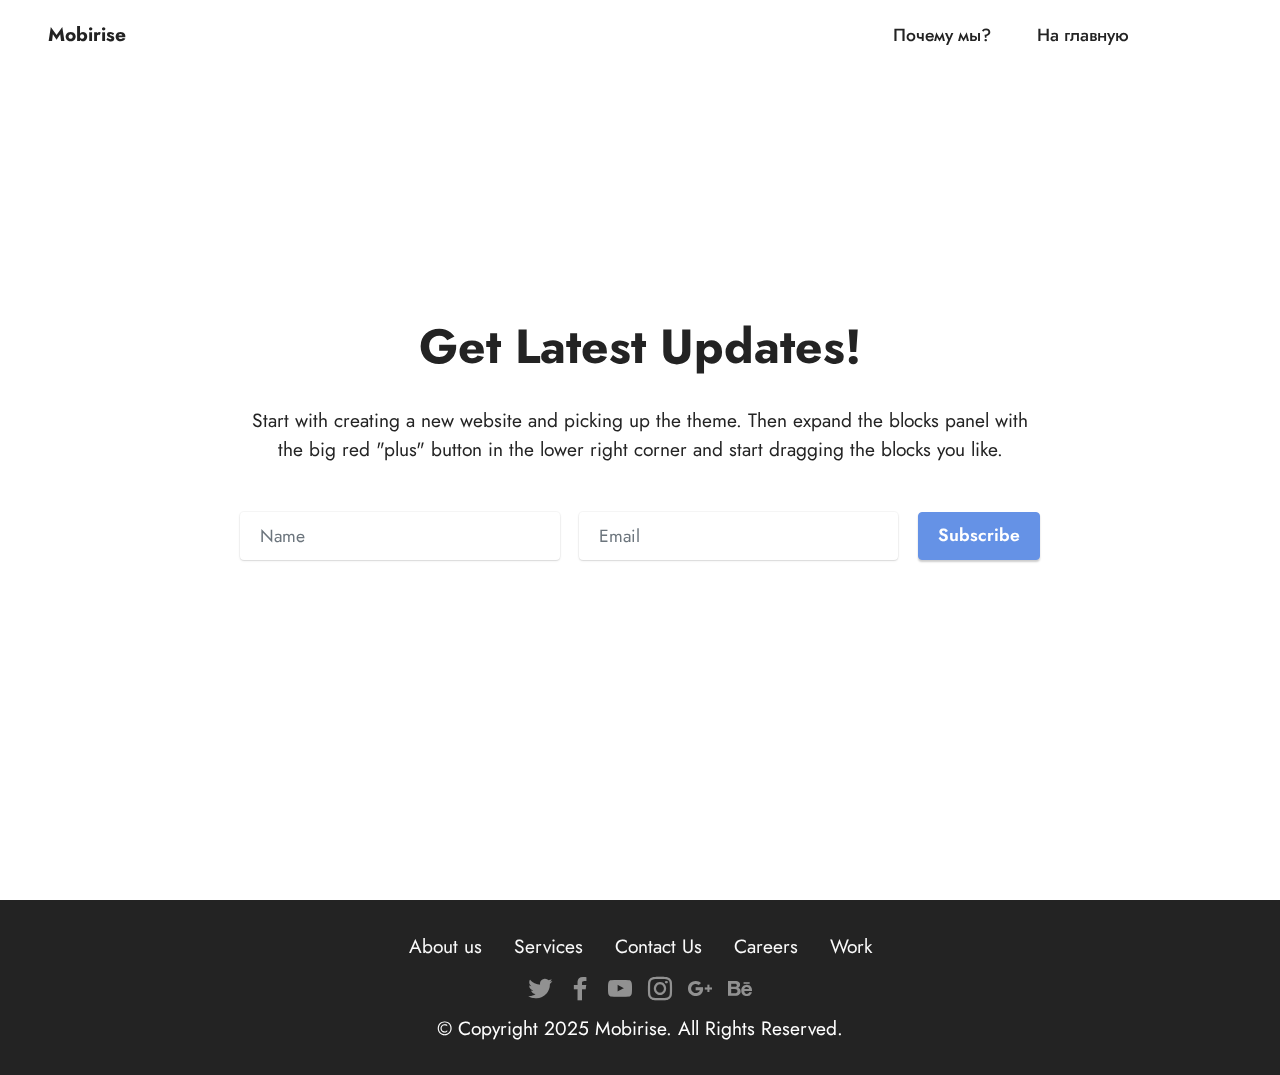
<file: page5.html>
<!DOCTYPE html>
<html  >
<head>
  <!-- Site made with Mobirise Website Builder v5.0.29, https://mobirise.com -->
  <meta charset="UTF-8">
  <meta http-equiv="X-UA-Compatible" content="IE=edge">
  <meta name="generator" content="Mobirise v5.0.29, mobirise.com">
  <meta name="viewport" content="width=device-width, initial-scale=1, minimum-scale=1">
  <link rel="shortcut icon" href="assets/images/logo.png" type="image/x-icon">
  <meta name="description" content="">
  
  
  <title>Page 5</title>
  <link rel="stylesheet" href="assets/tether/tether.min.css">
  <link rel="stylesheet" href="assets/bootstrap/css/bootstrap.min.css">
  <link rel="stylesheet" href="assets/bootstrap/css/bootstrap-grid.min.css">
  <link rel="stylesheet" href="assets/bootstrap/css/bootstrap-reboot.min.css">
  <link rel="stylesheet" href="assets/dropdown/css/style.css">
  <link rel="stylesheet" href="assets/socicon/css/styles.css">
  <link rel="stylesheet" href="assets/theme/css/style.css">
  <link rel="preload" as="style" href="assets/mobirise/css/mbr-additional.css"><link rel="stylesheet" href="assets/mobirise/css/mbr-additional.css" type="text/css">
  
  
  
  
</head>
<body>
  
  <section class="menu menu3 cid-s9KprdwnaE" once="menu" id="menu3-13">
    
    <nav class="navbar navbar-dropdown navbar-fixed-top navbar-expand-lg">
        <div class="container-fluid">
            <div class="navbar-brand">
                
                <span class="navbar-caption-wrap"><a class="navbar-caption text-black display-7" href="https://mobiri.se">Mobirise</a></span>
            </div>
            <button class="navbar-toggler" type="button" data-toggle="collapse" data-target="#navbarSupportedContent" aria-controls="navbarNavAltMarkup" aria-expanded="false" aria-label="Toggle navigation">
                <div class="hamburger">
                    <span></span>
                    <span></span>
                    <span></span>
                    <span></span>
                </div>
            </button>
            <div class="collapse navbar-collapse" id="navbarSupportedContent">
                <ul class="navbar-nav nav-dropdown nav-right" data-app-modern-menu="true"><li class="nav-item"><a class="nav-link link text-black text-primary display-4" href="page2.html#content17-10">Почему мы?</a></li>
                    
                    <li class="nav-item"><a class="nav-link link text-black text-primary display-4" href="index.html#slider2-7">На главную</a>
                    </li></ul>
                <div class="icons-menu">
                    <a class="iconfont-wrapper" href="https://mobiri.se" target="_blank">
                        <span class="p-2 mbr-iconfont socicon-facebook socicon"></span>
                    </a>
                    
                    
                    
                </div>
                
            </div>
        </div>
    </nav>
</section>

<section class="engine"><a href="https://mobirise.info/j">website templates</a></section><section class="form1 cid-s9Kx47EtMC mbr-fullscreen" data-bg-video="https://vimeo.com/428046504" id="form1-1b">

    

    <div class="mbr-overlay" style="opacity: 0.2; background-color: rgb(255, 255, 255);"></div>
    <div class="align-center container-fluid">
        <div class="row justify-content-center">
            <div class="col-lg-8 mx-auto mbr-form" data-form-type="formoid">
                <form action="https://mobirise.eu/" method="POST" class="mbr-form form-with-styler" data-form-title="Form Name"><input type="hidden" name="email" data-form-email="true" value="0DP0kBC/fXj5c4J7k9mAi5vzwTJJWhWnjk9wnFIH9aB/BikjoNHXluF9QJca0IymmmRt+VxmQYNPko0NuD6QMeM+i6mH3HhYpaORlSJG3vHD+neqrRmdd6W46/CNX6iq">
                    <div class="">
                        <div hidden="hidden" data-form-alert="" class="alert alert-success col-12">Thanks for filling
                            out the form!</div>
                        <div hidden="hidden" data-form-alert-danger="" class="alert alert-danger col-12">Oops...! some
                            problem!</div>
                    </div>
                    <div class="dragArea row">
                        <div class="col-12">
                            <h1 class="mbr-section-title mb-4 display-2">
                                <strong>Get Latest Updates!</strong>
                            </h1>
                        </div>
                        <div class="col-12">
                            <p class="mbr-text mbr-fonts-style mb-5 display-7">Start with creating a new website and picking up the theme. Then expand the blocks panel with the big red "plus" button in the lower right corner and start dragging the blocks you like.</p>
                        </div>
                        <div class="col-md col-12 form-group" data-for="name">
                            <input type="text" name="name" placeholder="Name" data-form-field="Name" class="form-control" id="name-form1-1b">
                        </div>
                        <div class="col-md col-12 form-group" data-for="email">
                            <input type="email" name="email" placeholder="Email" data-form-field="Email" class="form-control" id="email-form1-1b">
                        </div>
                        <div class="mbr-section-btn col-12 col-md-auto">
                            <button type="submit" class="btn btn-primary display-4">Subscribe</button>
                        </div>
                    </div>
                </form>
            </div>
        </div>
    </div>
</section>

<section class="footer3 cid-s9KpzY1uMc" once="footers" id="footer3-12">

    

    

    <div class="container-fluid">
        <div class="media-container-row align-center mbr-white">
            <div class="row row-links">
                <ul class="foot-menu">
                    
                    
                    
                    
                    
                <li class="foot-menu-item mbr-fonts-style display-7">
                        <a class="text-white" href="#" target="_blank">About us</a>
                    </li><li class="foot-menu-item mbr-fonts-style display-7">
                        <a class="text-white" href="#" target="_blank">Services</a>
                    </li><li class="foot-menu-item mbr-fonts-style display-7">
                        <a class="text-white" href="#" target="_blank">Contact Us</a>
                    </li><li class="foot-menu-item mbr-fonts-style display-7">
                        <a class="text-white" href="#" target="_blank">Careers</a>
                    </li><li class="foot-menu-item mbr-fonts-style display-7">
                        <a class="text-white" href="#" target="_blank">Work</a>
                    </li></ul>
            </div>
            <div class="row social-row">
                <div class="social-list align-right pb-2">
                    
                    
                    
                    
                    
                    
                <div class="soc-item">
                        <a href="https://twitter.com/mobirise" target="_blank">
                            <span class="socicon-twitter socicon mbr-iconfont mbr-iconfont-social"></span>
                        </a>
                    </div><div class="soc-item">
                        <a href="https://www.facebook.com/pages/Mobirise/1616226671953247" target="_blank">
                            <span class="socicon-facebook socicon mbr-iconfont mbr-iconfont-social"></span>
                        </a>
                    </div><div class="soc-item">
                        <a href="https://www.youtube.com/c/mobirise" target="_blank">
                            <span class="socicon-youtube socicon mbr-iconfont mbr-iconfont-social"></span>
                        </a>
                    </div><div class="soc-item">
                        <a href="https://instagram.com/mobirise" target="_blank">
                            <span class="socicon-instagram socicon mbr-iconfont mbr-iconfont-social"></span>
                        </a>
                    </div><div class="soc-item">
                        <a href="https://plus.google.com/u/0/+Mobirise" target="_blank">
                            <span class="socicon-googleplus socicon mbr-iconfont mbr-iconfont-social"></span>
                        </a>
                    </div><div class="soc-item">
                        <a href="https://www.behance.net/Mobirise" target="_blank">
                            <span class="socicon-behance socicon mbr-iconfont mbr-iconfont-social"></span>
                        </a>
                    </div></div>
            </div>
            <div class="row row-copirayt">
                <p class="mbr-text mb-0 mbr-fonts-style mbr-white align-center display-7">
                    © Copyright 2025 Mobirise. All Rights Reserved.
                </p>
            </div>
        </div>
    </div>
</section>


  <script src="assets/web/assets/jquery/jquery.min.js"></script>
  <script src="assets/popper/popper.min.js"></script>
  <script src="assets/tether/tether.min.js"></script>
  <script src="assets/bootstrap/js/bootstrap.min.js"></script>
  <script src="assets/smoothscroll/smooth-scroll.js"></script>
  <script src="assets/ytplayer/jquery.mb.ytplayer.min.js"></script>
  <script src="assets/vimeoplayer/jquery.mb.vimeo_player.js"></script>
  <script src="assets/dropdown/js/nav-dropdown.js"></script>
  <script src="assets/dropdown/js/navbar-dropdown.js"></script>
  <script src="assets/touchswipe/jquery.touch-swipe.min.js"></script>
  <script src="assets/theme/js/script.js"></script>
  <script src="assets/formoid/formoid.min.js"></script>
  
  
  
</body>
</html>
</file>
<file: assets/web/assets/mobirise-icons2/mobirise2.css>
@font-face {
  font-family: 'Moririse2';
  font-display: swap;
  src:  url('mobirise2.eot?f2bix4');
  src:  url('mobirise2.eot?f2bix4#iefix') format('embedded-opentype'),
    url('mobirise2.ttf?f2bix4') format('truetype'),
    url('mobirise2.woff?f2bix4') format('woff'),
    url('mobirise2.svg?f2bix4#mobirise2') format('svg');
  font-weight: normal;
  font-style: normal;
}

[class^="mobi-"], [class*=" mobi-"] {
  /* use !important to prevent issues with browser extensions that change fonts */
  font-family: 'Moririse2' !important;
  speak: none;
  font-style: normal;
  font-weight: normal;
  font-variant: normal;
  text-transform: none;
  line-height: 1;

  /* Better Font Rendering =========== */
  -webkit-font-smoothing: antialiased;
  -moz-osx-font-smoothing: grayscale;
}

.mobi-mbri-add-submenu:before {
  content: "\e900";
}
.mobi-mbri-alert:before {
  content: "\e901";
}
.mobi-mbri-align-center:before {
  content: "\e902";
}
.mobi-mbri-align-justify:before {
  content: "\e903";
}
.mobi-mbri-align-left:before {
  content: "\e904";
}
.mobi-mbri-align-right:before {
  content: "\e905";
}
.mobi-mbri-android:before {
  content: "\e906";
}
.mobi-mbri-apple:before {
  content: "\e907";
}
.mobi-mbri-arrow-down:before {
  content: "\e908";
}
.mobi-mbri-arrow-next:before {
  content: "\e909";
}
.mobi-mbri-arrow-prev:before {
  content: "\e90a";
}
.mobi-mbri-arrow-up:before {
  content: "\e90b";
}
.mobi-mbri-bold:before {
  content: "\e90c";
}
.mobi-mbri-bookmark:before {
  content: "\e90d";
}
.mobi-mbri-bootstrap:before {
  content: "\e90e";
}
.mobi-mbri-briefcase:before {
  content: "\e90f";
}
.mobi-mbri-browse:before {
  content: "\e910";
}
.mobi-mbri-bulleted-list:before {
  content: "\e911";
}
.mobi-mbri-calendar:before {
  content: "\e912";
}
.mobi-mbri-camera:before {
  content: "\e913";
}
.mobi-mbri-cart-add:before {
  content: "\e914";
}
.mobi-mbri-cart-full:before {
  content: "\e915";
}
.mobi-mbri-cash:before {
  content: "\e916";
}
.mobi-mbri-change-style:before {
  content: "\e917";
}
.mobi-mbri-chat:before {
  content: "\e918";
}
.mobi-mbri-clock:before {
  content: "\e919";
}
.mobi-mbri-close:before {
  content: "\e91a";
}
.mobi-mbri-cloud:before {
  content: "\e91b";
}
.mobi-mbri-code:before {
  content: "\e91c";
}
.mobi-mbri-contact-form:before {
  content: "\e91d";
}
.mobi-mbri-credit-card:before {
  content: "\e91e";
}
.mobi-mbri-cursor-click:before {
  content: "\e91f";
}
.mobi-mbri-cust-feedback:before {
  content: "\e920";
}
.mobi-mbri-database:before {
  content: "\e921";
}
.mobi-mbri-delivery:before {
  content: "\e922";
}
.mobi-mbri-desktop:before {
  content: "\e923";
}
.mobi-mbri-devices:before {
  content: "\e924";
}
.mobi-mbri-down:before {
  content: "\e925";
}
.mobi-mbri-download-2:before {
  content: "\e926";
}
.mobi-mbri-download:before {
  content: "\e927";
}
.mobi-mbri-drag-n-drop-2:before {
  content: "\e928";
}
.mobi-mbri-drag-n-drop:before {
  content: "\e929";
}
.mobi-mbri-edit-2:before {
  content: "\e92a";
}
.mobi-mbri-edit:before {
  content: "\e92b";
}
.mobi-mbri-error:before {
  content: "\e92c";
}
.mobi-mbri-extension:before {
  content: "\e92d";
}
.mobi-mbri-features:before {
  content: "\e92e";
}
.mobi-mbri-file:before {
  content: "\e92f";
}
.mobi-mbri-flag:before {
  content: "\e930";
}
.mobi-mbri-folder:before {
  content: "\e931";
}
.mobi-mbri-gift:before {
  content: "\e932";
}
.mobi-mbri-github:before {
  content: "\e933";
}
.mobi-mbri-globe-2:before {
  content: "\e934";
}
.mobi-mbri-globe:before {
  content: "\e935";
}
.mobi-mbri-growing-chart:before {
  content: "\e936";
}
.mobi-mbri-hearth:before {
  content: "\e937";
}
.mobi-mbri-help:before {
  content: "\e938";
}
.mobi-mbri-home:before {
  content: "\e939";
}
.mobi-mbri-hot-cup:before {
  content: "\e93a";
}
.mobi-mbri-idea:before {
  content: "\e93b";
}
.mobi-mbri-image-gallery:before {
  content: "\e93c";
}
.mobi-mbri-image-slider:before {
  content: "\e93d";
}
.mobi-mbri-info:before {
  content: "\e93e";
}
.mobi-mbri-italic:before {
  content: "\e93f";
}
.mobi-mbri-key:before {
  content: "\e940";
}
.mobi-mbri-laptop:before {
  content: "\e941";
}
.mobi-mbri-layers:before {
  content: "\e942";
}
.mobi-mbri-left-right:before {
  content: "\e943";
}
.mobi-mbri-left:before {
  content: "\e944";
}
.mobi-mbri-letter:before {
  content: "\e945";
}
.mobi-mbri-like:before {
  content: "\e946";
}
.mobi-mbri-link:before {
  content: "\e947";
}
.mobi-mbri-lock:before {
  content: "\e948";
}
.mobi-mbri-login:before {
  content: "\e949";
}
.mobi-mbri-logout:before {
  content: "\e94a";
}
.mobi-mbri-magic-stick:before {
  content: "\e94b";
}
.mobi-mbri-map-pin:before {
  content: "\e94c";
}
.mobi-mbri-menu:before {
  content: "\e94d";
}
.mobi-mbri-mobile-2:before {
  content: "\e94e";
}
.mobi-mbri-mobile-horizontal:before {
  content: "\e94f";
}
.mobi-mbri-mobile:before {
  content: "\e950";
}
.mobi-mbri-mobirise:before {
  content: "\e951";
}
.mobi-mbri-more-horizontal:before {
  content: "\e952";
}
.mobi-mbri-more-vertical:before {
  content: "\e953";
}
.mobi-mbri-music:before {
  content: "\e954";
}
.mobi-mbri-new-file:before {
  content: "\e955";
}
.mobi-mbri-numbered-list:before {
  content: "\e956";
}
.mobi-mbri-opened-folder:before {
  content: "\e957";
}
.mobi-mbri-pages:before {
  content: "\e958";
}
.mobi-mbri-paper-plane:before {
  content: "\e959";
}
.mobi-mbri-paperclip:before {
  content: "\e95a";
}
.mobi-mbri-phone:before {
  content: "\e95b";
}
.mobi-mbri-photo:before {
  content: "\e95c";
}
.mobi-mbri-photos:before {
  content: "\e95d";
}
.mobi-mbri-pin:before {
  content: "\e95e";
}
.mobi-mbri-play:before {
  content: "\e95f";
}
.mobi-mbri-plus:before {
  content: "\e960";
}
.mobi-mbri-preview:before {
  content: "\e961";
}
.mobi-mbri-print:before {
  content: "\e962";
}
.mobi-mbri-protect:before {
  content: "\e963";
}
.mobi-mbri-question:before {
  content: "\e964";
}
.mobi-mbri-quote-left:before {
  content: "\e965";
}
.mobi-mbri-quote-right:before {
  content: "\e966";
}
.mobi-mbri-redo:before {
  content: "\e967";
}
.mobi-mbri-refresh:before {
  content: "\e968";
}
.mobi-mbri-responsive-2:before {
  content: "\e969";
}
.mobi-mbri-responsive:before {
  content: "\e96a";
}
.mobi-mbri-right:before {
  content: "\e96b";
}
.mobi-mbri-rocket:before {
  content: "\e96c";
}
.mobi-mbri-sad-face:before {
  content: "\e96d";
}
.mobi-mbri-sale:before {
  content: "\e96e";
}
.mobi-mbri-save:before {
  content: "\e96f";
}
.mobi-mbri-search:before {
  content: "\e970";
}
.mobi-mbri-setting-2:before {
  content: "\e971";
}
.mobi-mbri-setting-3:before {
  content: "\e972";
}
.mobi-mbri-setting:before {
  content: "\e973";
}
.mobi-mbri-share:before {
  content: "\e974";
}
.mobi-mbri-shopping-bag:before {
  content: "\e975";
}
.mobi-mbri-shopping-basket:before {
  content: "\e976";
}
.mobi-mbri-shopping-cart:before {
  content: "\e977";
}
.mobi-mbri-sites:before {
  content: "\e978";
}
.mobi-mbri-smile-face:before {
  content: "\e979";
}
.mobi-mbri-speed:before {
  content: "\e97a";
}
.mobi-mbri-star:before {
  content: "\e97b";
}
.mobi-mbri-success:before {
  content: "\e97c";
}
.mobi-mbri-sun:before {
  content: "\e97d";
}
.mobi-mbri-sun2:before {
  content: "\e97e";
}
.mobi-mbri-tablet-vertical:before {
  content: "\e97f";
}
.mobi-mbri-tablet:before {
  content: "\e980";
}
.mobi-mbri-target:before {
  content: "\e981";
}
.mobi-mbri-timer:before {
  content: "\e982";
}
.mobi-mbri-to-ftp:before {
  content: "\e983";
}
.mobi-mbri-to-local-drive:before {
  content: "\e984";
}
.mobi-mbri-touch-swipe:before {
  content: "\e985";
}
.mobi-mbri-touch:before {
  content: "\e986";
}
.mobi-mbri-trash:before {
  content: "\e987";
}
.mobi-mbri-underline:before {
  content: "\e988";
}
.mobi-mbri-undo:before {
  content: "\e989";
}
.mobi-mbri-unlink:before {
  content: "\e98a";
}
.mobi-mbri-unlock:before {
  content: "\e98b";
}
.mobi-mbri-up-down:before {
  content: "\e98c";
}
.mobi-mbri-up:before {
  content: "\e98d";
}
.mobi-mbri-update:before {
  content: "\e98e";
}
.mobi-mbri-upload-2:before {
  content: "\e98f";
}
.mobi-mbri-upload:before {
  content: "\e990";
}
.mobi-mbri-user-2:before {
  content: "\e991";
}
.mobi-mbri-user:before {
  content: "\e992";
}
.mobi-mbri-users:before {
  content: "\e993";
}
.mobi-mbri-video-play:before {
  content: "\e994";
}
.mobi-mbri-video:before {
  content: "\e995";
}
.mobi-mbri-watch:before {
  content: "\e996";
}
.mobi-mbri-website-theme-2:before {
  content: "\e997";
}
.mobi-mbri-website-theme:before {
  content: "\e998";
}
.mobi-mbri-wifi:before {
  content: "\e999";
}
.mobi-mbri-windows:before {
  content: "\e99a";
}
.mobi-mbri-zoom-in:before {
  content: "\e99b";
}
.mobi-mbri-zoom-out:before {
  content: "\e99c";
}
</file>
<file: assets/dropdown/css/style.css>
.navbar-dropdown {
  left: 0;
  padding: 0;
  position: absolute;
  right: 0;
  top: 0;
  transition: all 0.45s ease;
  z-index: 1030;
  background: #282828; }
  .navbar-dropdown .navbar-logo {
    margin-right: 0.8rem;
    transition: margin 0.3s ease-in-out;
    vertical-align: middle; }
    .navbar-dropdown .navbar-logo img {
      height: 3.125rem;
      transition: all 0.3s ease-in-out; }
    .navbar-dropdown .navbar-logo.mbr-iconfont {
      font-size: 3.125rem;
      line-height: 3.125rem; }
  .navbar-dropdown .navbar-caption {
    font-weight: 700;
    white-space: normal;
    vertical-align: -4px;
    line-height: 3.125rem !important; }
    .navbar-dropdown .navbar-caption, .navbar-dropdown .navbar-caption:hover {
      color: inherit;
      text-decoration: none; }
  .navbar-dropdown .mbr-iconfont + .navbar-caption {
    vertical-align: -1px; }
  .navbar-dropdown.navbar-fixed-top {
    position: fixed; }
  .navbar-dropdown .navbar-brand span {
    vertical-align: -4px; }
  .navbar-dropdown.bg-color.transparent {
    background: none; }
  .navbar-dropdown.navbar-short .navbar-brand {
    padding: 0.625rem 0; }
    .navbar-dropdown.navbar-short .navbar-brand span {
      vertical-align: -1px; }
  .navbar-dropdown.navbar-short .navbar-caption {
    line-height: 2.375rem !important;
    vertical-align: -2px; }
  .navbar-dropdown.navbar-short .navbar-logo {
    margin-right: 0.5rem; }
    .navbar-dropdown.navbar-short .navbar-logo img {
      height: 2.375rem; }
    .navbar-dropdown.navbar-short .navbar-logo.mbr-iconfont {
      font-size: 2.375rem;
      line-height: 2.375rem; }
  .navbar-dropdown.navbar-short .mbr-table-cell {
    height: 3.625rem; }
  .navbar-dropdown .navbar-close {
    left: 0.6875rem;
    position: fixed;
    top: 0.75rem;
    z-index: 1000; }
  .navbar-dropdown .hamburger-icon {
    content: "";
    display: inline-block;
    vertical-align: middle;
    width: 16px;
    -webkit-box-shadow: 0 -6px 0 1px #282828,0 0 0 1px #282828,0 6px 0 1px #282828;
    -moz-box-shadow: 0 -6px 0 1px #282828,0 0 0 1px #282828,0 6px 0 1px #282828;
    box-shadow: 0 -6px 0 1px #282828,0 0 0 1px #282828,0 6px 0 1px #282828; }

.dropdown-menu .dropdown-toggle[data-toggle="dropdown-submenu"]::after {
  border-bottom: 0.35em solid transparent;
  border-left: 0.35em solid;
  border-right: 0;
  border-top: 0.35em solid transparent;
  margin-left: 0.3rem; }

.dropdown-menu .dropdown-item:focus {
  outline: 0; }

.nav-dropdown {
  font-size: 0.75rem;
  font-weight: 500;
  height: auto !important; }
  .nav-dropdown .nav-btn {
    padding-left: 1rem; }
  .nav-dropdown .link {
    margin: .667em 1.667em;
    font-weight: 500;
    padding: 0;
    transition: color .2s ease-in-out; }
    .nav-dropdown .link.dropdown-toggle {
      margin-right: 2.583em; }
      .nav-dropdown .link.dropdown-toggle::after {
        margin-left: .25rem;
        border-top: 0.35em solid;
        border-right: 0.35em solid transparent;
        border-left: 0.35em solid transparent;
        border-bottom: 0; }
      .nav-dropdown .link.dropdown-toggle[aria-expanded="true"] {
        margin: 0;
        padding: 0.667em 3.263em  0.667em 1.667em; }
  .nav-dropdown .link::after,
  .nav-dropdown .dropdown-item::after {
    color: inherit; }
  .nav-dropdown .btn {
    font-size: 0.75rem;
    font-weight: 700;
    letter-spacing: 0;
    margin-bottom: 0;
    padding-left: 1.25rem;
    padding-right: 1.25rem; }
  .nav-dropdown .dropdown-menu {
    border-radius: 0;
    border: 0;
    left: 0;
    margin: 0;
    padding-bottom: 1.25rem;
    padding-top: 1.25rem;
    position: relative; }
  .nav-dropdown .dropdown-submenu {
    margin-left: 0.125rem;
    top: 0; }
  .nav-dropdown .dropdown-item {
    font-weight: 500;
    line-height: 2;
    padding: 0.3846em 4.615em 0.3846em 1.5385em;
    position: relative;
    transition: color .2s ease-in-out, background-color .2s ease-in-out; }
    .nav-dropdown .dropdown-item::after {
      margin-top: -0.3077em;
      position: absolute;
      right: 1.1538em;
      top: 50%; }
    .nav-dropdown .dropdown-item:focus, .nav-dropdown .dropdown-item:hover {
      background: none; }

@media (max-width: 767px) {
  .nav-dropdown.navbar-toggleable-sm {
    bottom: 0;
    display: none;
    left: 0;
    overflow-x: hidden;
    position: fixed;
    top: 0;
    transform: translateX(-100%);
    -ms-transform: translateX(-100%);
    -webkit-transform: translateX(-100%);
    width: 18.75rem;
    z-index: 999; } }
.nav-dropdown.navbar-toggleable-xl {
  bottom: 0;
  display: none;
  left: 0;
  overflow-x: hidden;
  position: fixed;
  top: 0;
  transform: translateX(-100%);
  -ms-transform: translateX(-100%);
  -webkit-transform: translateX(-100%);
  width: 18.75rem;
  z-index: 999; }

.nav-dropdown-sm {
  display: block !important;
  overflow-x: hidden;
  overflow: auto;
  padding-top: 3.875rem; }
  .nav-dropdown-sm::after {
    content: "";
    display: block;
    height: 3rem;
    width: 100%; }
  .nav-dropdown-sm.collapse.in ~ .navbar-close {
    display: block !important; }
  .nav-dropdown-sm.collapsing, .nav-dropdown-sm.collapse.in {
    transform: translateX(0);
    -ms-transform: translateX(0);
    -webkit-transform: translateX(0);
    transition: all 0.25s ease-out;
    -webkit-transition: all 0.25s ease-out;
    background: #282828; }
  .nav-dropdown-sm.collapsing[aria-expanded="false"] {
    transform: translateX(-100%);
    -ms-transform: translateX(-100%);
    -webkit-transform: translateX(-100%); }
  .nav-dropdown-sm .nav-item {
    display: block;
    margin-left: 0 !important;
    padding-left: 0; }
  .nav-dropdown-sm .link,
  .nav-dropdown-sm .dropdown-item {
    border-top: 1px dotted rgba(255, 255, 255, 0.1);
    font-size: 0.8125rem;
    line-height: 1.6;
    margin: 0 !important;
    padding: 0.875rem 2.4rem 0.875rem 1.5625rem !important;
    position: relative;
    white-space: normal; }
    .nav-dropdown-sm .link:focus, .nav-dropdown-sm .link:hover,
    .nav-dropdown-sm .dropdown-item:focus,
    .nav-dropdown-sm .dropdown-item:hover {
      background: rgba(0, 0, 0, 0.2) !important;
      color: #c0a375; }
  .nav-dropdown-sm .nav-btn {
    position: relative;
    padding: 1.5625rem 1.5625rem 0 1.5625rem; }
    .nav-dropdown-sm .nav-btn::before {
      border-top: 1px dotted rgba(255, 255, 255, 0.1);
      content: "";
      left: 0;
      position: absolute;
      top: 0;
      width: 100%; }
    .nav-dropdown-sm .nav-btn + .nav-btn {
      padding-top: 0.625rem; }
      .nav-dropdown-sm .nav-btn + .nav-btn::before {
        display: none; }
  .nav-dropdown-sm .btn {
    padding: 0.625rem 0; }
  .nav-dropdown-sm .dropdown-toggle[data-toggle="dropdown-submenu"]::after {
    margin-left: .25rem;
    border-top: 0.35em solid;
    border-right: 0.35em solid transparent;
    border-left: 0.35em solid transparent;
    border-bottom: 0; }
  .nav-dropdown-sm .dropdown-toggle[data-toggle="dropdown-submenu"][aria-expanded="true"]::after {
    border-top: 0;
    border-right: 0.35em solid transparent;
    border-left: 0.35em solid transparent;
    border-bottom: 0.35em solid; }
  .nav-dropdown-sm .dropdown-menu {
    margin: 0;
    padding: 0;
    position: relative;
    top: 0;
    left: 0;
    width: 100%;
    border: 0;
    float: none;
    border-radius: 0;
    background: none; }
  .nav-dropdown-sm .dropdown-submenu {
    left: 100%;
    margin-left: 0.125rem;
    margin-top: -1.25rem;
    top: 0; }

.navbar-toggleable-sm .nav-dropdown .dropdown-menu {
  position: absolute; }

.navbar-toggleable-sm .nav-dropdown .dropdown-submenu {
  left: 100%;
  margin-left: 0.125rem;
  margin-top: -1.25rem;
  top: 0; }

.navbar-toggleable-sm.opened .nav-dropdown .dropdown-menu {
  position: relative; }

.navbar-toggleable-sm.opened .nav-dropdown .dropdown-submenu {
  left: 0;
  margin-left: 00rem;
  margin-top: 0rem;
  top: 0; }

.is-builder .nav-dropdown.collapsing {
  transition: none !important; }

/*# sourceMappingURL=style.css.map */
</file>
<file: assets/socicon/css/styles.css>
@charset "UTF-8";

@font-face {
  font-family: 'Socicon';
  src:  url('../fonts/socicon.eot');
  src:  url('../fonts/socicon.eot?#iefix') format('embedded-opentype'),
    url('../fonts/socicon.woff2') format('woff2'),
    url('../fonts/socicon.ttf') format('truetype'),
    url('../fonts/socicon.woff') format('woff'),
    url('../fonts/socicon.svg#socicon') format('svg');
  font-weight: normal;
  font-style: normal;
}

[data-icon]:before {
  font-family: "socicon" !important;
  content: attr(data-icon);
  font-style: normal !important;
  font-weight: normal !important;
  font-variant: normal !important;
  text-transform: none !important;
  speak: none;
  line-height: 1;
  -webkit-font-smoothing: antialiased;
  -moz-osx-font-smoothing: grayscale;
}

[class^="socicon-"], [class*=" socicon-"] {
  /* use !important to prevent issues with browser extensions that change fonts */
  font-family: 'Socicon' !important;
  speak: none;
  font-style: normal;
  font-weight: normal;
  font-variant: normal;
  text-transform: none;
  line-height: 1;

  /* Better Font Rendering =========== */
  -webkit-font-smoothing: antialiased;
  -moz-osx-font-smoothing: grayscale;
}

.socicon-eitaa:before {
  content: "\e97c";
}
.socicon-soroush:before {
  content: "\e97d";
}
.socicon-bale:before {
  content: "\e97e";
}
.socicon-zazzle:before {
  content: "\e97b";
}
.socicon-society6:before {
  content: "\e97a";
}
.socicon-redbubble:before {
  content: "\e979";
}
.socicon-avvo:before {
  content: "\e978";
}
.socicon-stitcher:before {
  content: "\e977";
}
.socicon-googlehangouts:before {
  content: "\e974";
}
.socicon-dlive:before {
  content: "\e975";
}
.socicon-vsco:before {
  content: "\e976";
}
.socicon-flipboard:before {
  content: "\e973";
}
.socicon-ubuntu:before {
  content: "\e958";
}
.socicon-artstation:before {
  content: "\e959";
}
.socicon-invision:before {
  content: "\e95a";
}
.socicon-torial:before {
  content: "\e95b";
}
.socicon-collectorz:before {
  content: "\e95c";
}
.socicon-seenthis:before {
  content: "\e95d";
}
.socicon-googleplaymusic:before {
  content: "\e95e";
}
.socicon-debian:before {
  content: "\e95f";
}
.socicon-filmfreeway:before {
  content: "\e960";
}
.socicon-gnome:before {
  content: "\e961";
}
.socicon-itchio:before {
  content: "\e962";
}
.socicon-jamendo:before {
  content: "\e963";
}
.socicon-mix:before {
  content: "\e964";
}
.socicon-sharepoint:before {
  content: "\e965";
}
.socicon-tinder:before {
  content: "\e966";
}
.socicon-windguru:before {
  content: "\e967";
}
.socicon-cdbaby:before {
  content: "\e968";
}
.socicon-elementaryos:before {
  content: "\e969";
}
.socicon-stage32:before {
  content: "\e96a";
}
.socicon-tiktok:before {
  content: "\e96b";
}
.socicon-gitter:before {
  content: "\e96c";
}
.socicon-letterboxd:before {
  content: "\e96d";
}
.socicon-threema:before {
  content: "\e96e";
}
.socicon-splice:before {
  content: "\e96f";
}
.socicon-metapop:before {
  content: "\e970";
}
.socicon-naver:before {
  content: "\e971";
}
.socicon-remote:before {
  content: "\e972";
}
.socicon-internet:before {
  content: "\e957";
}
.socicon-moddb:before {
  content: "\e94b";
}
.socicon-indiedb:before {
  content: "\e94c";
}
.socicon-traxsource:before {
  content: "\e94d";
}
.socicon-gamefor:before {
  content: "\e94e";
}
.socicon-pixiv:before {
  content: "\e94f";
}
.socicon-myanimelist:before {
  content: "\e950";
}
.socicon-blackberry:before {
  content: "\e951";
}
.socicon-wickr:before {
  content: "\e952";
}
.socicon-spip:before {
  content: "\e953";
}
.socicon-napster:before {
  content: "\e954";
}
.socicon-beatport:before {
  content: "\e955";
}
.socicon-hackerone:before {
  content: "\e956";
}
.socicon-hackernews:before {
  content: "\e946";
}
.socicon-smashwords:before {
  content: "\e947";
}
.socicon-kobo:before {
  content: "\e948";
}
.socicon-bookbub:before {
  content: "\e949";
}
.socicon-mailru:before {
  content: "\e94a";
}
.socicon-gitlab:before {
  content: "\e945";
}
.socicon-instructables:before {
  content: "\e944";
}
.socicon-portfolio:before {
  content: "\e943";
}
.socicon-codered:before {
  content: "\e940";
}
.socicon-origin:before {
  content: "\e941";
}
.socicon-nextdoor:before {
  content: "\e942";
}
.socicon-udemy:before {
  content: "\e93f";
}
.socicon-livemaster:before {
  content: "\e93e";
}
.socicon-crunchbase:before {
  content: "\e93b";
}
.socicon-homefy:before {
  content: "\e93c";
}
.socicon-calendly:before {
  content: "\e93d";
}
.socicon-realtor:before {
  content: "\e90f";
}
.socicon-tidal:before {
  content: "\e910";
}
.socicon-qobuz:before {
  content: "\e911";
}
.socicon-natgeo:before {
  content: "\e912";
}
.socicon-mastodon:before {
  content: "\e913";
}
.socicon-unsplash:before {
  content: "\e914";
}
.socicon-homeadvisor:before {
  content: "\e915";
}
.socicon-angieslist:before {
  content: "\e916";
}
.socicon-codepen:before {
  content: "\e917";
}
.socicon-slack:before {
  content: "\e918";
}
.socicon-openaigym:before {
  content: "\e919";
}
.socicon-logmein:before {
  content: "\e91a";
}
.socicon-fiverr:before {
  content: "\e91b";
}
.socicon-gotomeeting:before {
  content: "\e91c";
}
.socicon-aliexpress:before {
  content: "\e91d";
}
.socicon-guru:before {
  content: "\e91e";
}
.socicon-appstore:before {
  content: "\e91f";
}
.socicon-homes:before {
  content: "\e920";
}
.socicon-zoom:before {
  content: "\e921";
}
.socicon-alibaba:before {
  content: "\e922";
}
.socicon-craigslist:before {
  content: "\e923";
}
.socicon-wix:before {
  content: "\e924";
}
.socicon-redfin:before {
  content: "\e925";
}
.socicon-googlecalendar:before {
  content: "\e926";
}
.socicon-shopify:before {
  content: "\e927";
}
.socicon-freelancer:before {
  content: "\e928";
}
.socicon-seedrs:before {
  content: "\e929";
}
.socicon-bing:before {
  content: "\e92a";
}
.socicon-doodle:before {
  content: "\e92b";
}
.socicon-bonanza:before {
  content: "\e92c";
}
.socicon-squarespace:before {
  content: "\e92d";
}
.socicon-toptal:before {
  content: "\e92e";
}
.socicon-gust:before {
  content: "\e92f";
}
.socicon-ask:before {
  content: "\e930";
}
.socicon-trulia:before {
  content: "\e931";
}
.socicon-loomly:before {
  content: "\e932";
}
.socicon-ghost:before {
  content: "\e933";
}
.socicon-upwork:before {
  content: "\e934";
}
.socicon-fundable:before {
  content: "\e935";
}
.socicon-booking:before {
  content: "\e936";
}
.socicon-googlemaps:before {
  content: "\e937";
}
.socicon-zillow:before {
  content: "\e938";
}
.socicon-niconico:before {
  content: "\e939";
}
.socicon-toneden:before {
  content: "\e93a";
}
.socicon-augment:before {
  content: "\e908";
}
.socicon-bitbucket:before {
  content: "\e909";
}
.socicon-fyuse:before {
  content: "\e90a";
}
.socicon-yt-gaming:before {
  content: "\e90b";
}
.socicon-sketchfab:before {
  content: "\e90c";
}
.socicon-mobcrush:before {
  content: "\e90d";
}
.socicon-microsoft:before {
  content: "\e90e";
}
.socicon-pandora:before {
  content: "\e907";
}
.socicon-messenger:before {
  content: "\e906";
}
.socicon-gamewisp:before {
  content: "\e905";
}
.socicon-bloglovin:before {
  content: "\e904";
}
.socicon-tunein:before {
  content: "\e903";
}
.socicon-gamejolt:before {
  content: "\e901";
}
.socicon-trello:before {
  content: "\e902";
}
.socicon-spreadshirt:before {
  content: "\e900";
}
.socicon-500px:before {
  content: "\e000";
}
.socicon-8tracks:before {
  content: "\e001";
}
.socicon-airbnb:before {
  content: "\e002";
}
.socicon-alliance:before {
  content: "\e003";
}
.socicon-amazon:before {
  content: "\e004";
}
.socicon-amplement:before {
  content: "\e005";
}
.socicon-android:before {
  content: "\e006";
}
.socicon-angellist:before {
  content: "\e007";
}
.socicon-apple:before {
  content: "\e008";
}
.socicon-appnet:before {
  content: "\e009";
}
.socicon-baidu:before {
  content: "\e00a";
}
.socicon-bandcamp:before {
  content: "\e00b";
}
.socicon-battlenet:before {
  content: "\e00c";
}
.socicon-mixer:before {
  content: "\e00d";
}
.socicon-bebee:before {
  content: "\e00e";
}
.socicon-bebo:before {
  content: "\e00f";
}
.socicon-behance:before {
  content: "\e010";
}
.socicon-blizzard:before {
  content: "\e011";
}
.socicon-blogger:before {
  content: "\e012";
}
.socicon-buffer:before {
  content: "\e013";
}
.socicon-chrome:before {
  content: "\e014";
}
.socicon-coderwall:before {
  content: "\e015";
}
.socicon-curse:before {
  content: "\e016";
}
.socicon-dailymotion:before {
  content: "\e017";
}
.socicon-deezer:before {
  content: "\e018";
}
.socicon-delicious:before {
  content: "\e019";
}
.socicon-deviantart:before {
  content: "\e01a";
}
.socicon-diablo:before {
  content: "\e01b";
}
.socicon-digg:before {
  content: "\e01c";
}
.socicon-discord:before {
  content: "\e01d";
}
.socicon-disqus:before {
  content: "\e01e";
}
.socicon-douban:before {
  content: "\e01f";
}
.socicon-draugiem:before {
  content: "\e020";
}
.socicon-dribbble:before {
  content: "\e021";
}
.socicon-drupal:before {
  content: "\e022";
}
.socicon-ebay:before {
  content: "\e023";
}
.socicon-ello:before {
  content: "\e024";
}
.socicon-endomodo:before {
  content: "\e025";
}
.socicon-envato:before {
  content: "\e026";
}
.socicon-etsy:before {
  content: "\e027";
}
.socicon-facebook:before {
  content: "\e028";
}
.socicon-feedburner:before {
  content: "\e029";
}
.socicon-filmweb:before {
  content: "\e02a";
}
.socicon-firefox:before {
  content: "\e02b";
}
.socicon-flattr:before {
  content: "\e02c";
}
.socicon-flickr:before {
  content: "\e02d";
}
.socicon-formulr:before {
  content: "\e02e";
}
.socicon-forrst:before {
  content: "\e02f";
}
.socicon-foursquare:before {
  content: "\e030";
}
.socicon-friendfeed:before {
  content: "\e031";
}
.socicon-github:before {
  content: "\e032";
}
.socicon-goodreads:before {
  content: "\e033";
}
.socicon-google:before {
  content: "\e034";
}
.socicon-googlescholar:before {
  content: "\e035";
}
.socicon-googlegroups:before {
  content: "\e036";
}
.socicon-googlephotos:before {
  content: "\e037";
}
.socicon-googleplus:before {
  content: "\e038";
}
.socicon-grooveshark:before {
  content: "\e039";
}
.socicon-hackerrank:before {
  content: "\e03a";
}
.socicon-hearthstone:before {
  content: "\e03b";
}
.socicon-hellocoton:before {
  content: "\e03c";
}
.socicon-heroes:before {
  content: "\e03d";
}
.socicon-smashcast:before {
  content: "\e03e";
}
.socicon-horde:before {
  content: "\e03f";
}
.socicon-houzz:before {
  content: "\e040";
}
.socicon-icq:before {
  content: "\e041";
}
.socicon-identica:before {
  content: "\e042";
}
.socicon-imdb:before {
  content: "\e043";
}
.socicon-instagram:before {
  content: "\e044";
}
.socicon-issuu:before {
  content: "\e045";
}
.socicon-istock:before {
  content: "\e046";
}
.socicon-itunes:before {
  content: "\e047";
}
.socicon-keybase:before {
  content: "\e048";
}
.socicon-lanyrd:before {
  content: "\e049";
}
.socicon-lastfm:before {
  content: "\e04a";
}
.socicon-line:before {
  content: "\e04b";
}
.socicon-linkedin:before {
  content: "\e04c";
}
.socicon-livejournal:before {
  content: "\e04d";
}
.socicon-lyft:before {
  content: "\e04e";
}
.socicon-macos:before {
  content: "\e04f";
}
.socicon-mail:before {
  content: "\e050";
}
.socicon-medium:before {
  content: "\e051";
}
.socicon-meetup:before {
  content: "\e052";
}
.socicon-mixcloud:before {
  content: "\e053";
}
.socicon-modelmayhem:before {
  content: "\e054";
}
.socicon-mumble:before {
  content: "\e055";
}
.socicon-myspace:before {
  content: "\e056";
}
.socicon-newsvine:before {
  content: "\e057";
}
.socicon-nintendo:before {
  content: "\e058";
}
.socicon-npm:before {
  content: "\e059";
}
.socicon-odnoklassniki:before {
  content: "\e05a";
}
.socicon-openid:before {
  content: "\e05b";
}
.socicon-opera:before {
  content: "\e05c";
}
.socicon-outlook:before {
  content: "\e05d";
}
.socicon-overwatch:before {
  content: "\e05e";
}
.socicon-patreon:before {
  content: "\e05f";
}
.socicon-paypal:before {
  content: "\e060";
}
.socicon-periscope:before {
  content: "\e061";
}
.socicon-persona:before {
  content: "\e062";
}
.socicon-pinterest:before {
  content: "\e063";
}
.socicon-play:before {
  content: "\e064";
}
.socicon-player:before {
  content: "\e065";
}
.socicon-playstation:before {
  content: "\e066";
}
.socicon-pocket:before {
  content: "\e067";
}
.socicon-qq:before {
  content: "\e068";
}
.socicon-quora:before {
  content: "\e069";
}
.socicon-raidcall:before {
  content: "\e06a";
}
.socicon-ravelry:before {
  content: "\e06b";
}
.socicon-reddit:before {
  content: "\e06c";
}
.socicon-renren:before {
  content: "\e06d";
}
.socicon-researchgate:before {
  content: "\e06e";
}
.socicon-residentadvisor:before {
  content: "\e06f";
}
.socicon-reverbnation:before {
  content: "\e070";
}
.socicon-rss:before {
  content: "\e071";
}
.socicon-sharethis:before {
  content: "\e072";
}
.socicon-skype:before {
  content: "\e073";
}
.socicon-slideshare:before {
  content: "\e074";
}
.socicon-smugmug:before {
  content: "\e075";
}
.socicon-snapchat:before {
  content: "\e076";
}
.socicon-songkick:before {
  content: "\e077";
}
.socicon-soundcloud:before {
  content: "\e078";
}
.socicon-spotify:before {
  content: "\e079";
}
.socicon-stackexchange:before {
  content: "\e07a";
}
.socicon-stackoverflow:before {
  content: "\e07b";
}
.socicon-starcraft:before {
  content: "\e07c";
}
.socicon-stayfriends:before {
  content: "\e07d";
}
.socicon-steam:before {
  content: "\e07e";
}
.socicon-storehouse:before {
  content: "\e07f";
}
.socicon-strava:before {
  content: "\e080";
}
.socicon-streamjar:before {
  content: "\e081";
}
.socicon-stumbleupon:before {
  content: "\e082";
}
.socicon-swarm:before {
  content: "\e083";
}
.socicon-teamspeak:before {
  content: "\e084";
}
.socicon-teamviewer:before {
  content: "\e085";
}
.socicon-technorati:before {
  content: "\e086";
}
.socicon-telegram:before {
  content: "\e087";
}
.socicon-tripadvisor:before {
  content: "\e088";
}
.socicon-tripit:before {
  content: "\e089";
}
.socicon-triplej:before {
  content: "\e08a";
}
.socicon-tumblr:before {
  content: "\e08b";
}
.socicon-twitch:before {
  content: "\e08c";
}
.socicon-twitter:before {
  content: "\e08d";
}
.socicon-uber:before {
  content: "\e08e";
}
.socicon-ventrilo:before {
  content: "\e08f";
}
.socicon-viadeo:before {
  content: "\e090";
}
.socicon-viber:before {
  content: "\e091";
}
.socicon-viewbug:before {
  content: "\e092";
}
.socicon-vimeo:before {
  content: "\e093";
}
.socicon-vine:before {
  content: "\e094";
}
.socicon-vkontakte:before {
  content: "\e095";
}
.socicon-warcraft:before {
  content: "\e096";
}
.socicon-wechat:before {
  content: "\e097";
}
.socicon-weibo:before {
  content: "\e098";
}
.socicon-whatsapp:before {
  content: "\e099";
}
.socicon-wikipedia:before {
  content: "\e09a";
}
.socicon-windows:before {
  content: "\e09b";
}
.socicon-wordpress:before {
  content: "\e09c";
}
.socicon-wykop:before {
  content: "\e09d";
}
.socicon-xbox:before {
  content: "\e09e";
}
.socicon-xing:before {
  content: "\e09f";
}
.socicon-yahoo:before {
  content: "\e0a0";
}
.socicon-yammer:before {
  content: "\e0a1";
}
.socicon-yandex:before {
  content: "\e0a2";
}
.socicon-yelp:before {
  content: "\e0a3";
}
.socicon-younow:before {
  content: "\e0a4";
}
.socicon-youtube:before {
  content: "\e0a5";
}
.socicon-zapier:before {
  content: "\e0a6";
}
.socicon-zerply:before {
  content: "\e0a7";
}
.socicon-zomato:before {
  content: "\e0a8";
}
.socicon-zynga:before {
  content: "\e0a9";
}
</file>
<file: assets/theme/css/style.css>
section {
  background-color: #ffffff; }

.form-control:focus {
  box-shadow: none; }

:focus {
  outline: none; }

section,
.container,
.container-fluid {
  position: relative;
  word-wrap: break-word; }

a.mbr-iconfont:hover {
  text-decoration: none; }

.article .lead p,
.article .lead ul,
.article .lead ol,
.article .lead pre,
.article .lead blockquote {
  margin-bottom: 0; }

a {
  font-style: normal;
  font-weight: 400;
  cursor: pointer; }
  a, a:hover {
    text-decoration: none; }

figure {
  margin-bottom: 0; }

body {
  color: #232323; }

h1,
h2,
h3,
h4,
h5,
h6,
.display-1,
.display-2,
.display-4,
.display-5,
.display-7,
span,
p,
a {
  line-height: 1;
  word-break: break-word;
  word-wrap: break-word;
  font-weight: 400; }

b,
strong {
  font-weight: bold; }

input:-webkit-autofill, input:-webkit-autofill:hover, input:-webkit-autofill:focus, input:-webkit-autofill:active {
  transition-delay: 9999s;
  transition-property: background-color, color; }

textarea[type="hidden"] {
  display: none; }

body {
  position: relative; }

section {
  background-position: 50% 50%;
  background-repeat: no-repeat;
  background-size: cover; }
  section .mbr-background-video,
  section .mbr-background-video-preview {
    position: absolute;
    bottom: 0;
    left: 0;
    right: 0;
    top: 0; }

.hidden {
  visibility: hidden; }

.mbr-z-index20 {
  z-index: 20; }

/*! Base colors */
.mbr-white {
  color: #ffffff; }

.mbr-black {
  color: #111111; }

.mbr-bg-white {
  background-color: #ffffff; }

.mbr-bg-black {
  background-color: #000000; }

/*! Text-aligns */
.align-left {
  text-align: left; }

.align-center {
  text-align: center; }

.align-right {
  text-align: right; }

/*! Font-weight  */
.mbr-light {
  font-weight: 300; }

.mbr-regular {
  font-weight: 400; }

.mbr-semibold {
  font-weight: 500; }

.mbr-bold {
  font-weight: 700; }

/*! Media  */
.media-size-item {
  flex: 1 1 auto; }

.media-content {
  flex-basis: 100%; }

.media-container-row {
  display: flex;
  flex-direction: row;
  flex-wrap: wrap;
  justify-content: center;
  align-content: center;
  align-items: start; }
  .media-container-row .media-size-item {
    width: 400px; }

.media-container-column {
  display: flex;
  flex-direction: column;
  flex-wrap: wrap;
  justify-content: center;
  align-content: center;
  align-items: stretch; }
  .media-container-column > * {
    width: 100%; }

@media (min-width: 992px) {
  .media-container-row {
    flex-wrap: nowrap; } }
figure {
  overflow: hidden; }

figure[mbr-media-size] {
  transition: width 0.1s; }

img,
iframe {
  display: block;
  width: 100%; }

.card {
  background-color: transparent;
  border: none; }

.card-box {
  width: 100%; }

.card-img {
  text-align: center;
  flex-shrink: 0;
  -webkit-flex-shrink: 0; }

.media {
  max-width: 100%;
  margin: 0 auto; }

.mbr-figure {
  align-self: center; }

.media-container > div {
  max-width: 100%; }

.mbr-figure img,
.card-img img {
  width: 100%; }

@media (max-width: 991px) {
  .media-size-item {
    width: auto !important; }

  .media {
    width: auto; }

  .mbr-figure {
    width: 100% !important; } }
/*! Buttons */
.mbr-section-btn {
  margin-left: -0.6rem;
  margin-right: -0.6rem;
  font-size: 0; }

.btn {
  font-weight: 600;
  border-width: 1px;
  font-style: normal;
  margin: 0.6rem 0.6rem;
  white-space: normal;
  transition: all 0.2s ease-in-out;
  display: inline-flex;
  align-items: center;
  justify-content: center;
  word-break: break-word; }

.btn-sm {
  font-weight: 600;
  letter-spacing: 0px;
  transition: all 0.3s ease-in-out; }

.btn-md {
  font-weight: 600;
  letter-spacing: 0px;
  transition: all 0.3s ease-in-out; }

.btn-lg {
  font-weight: 600;
  letter-spacing: 0px;
  transition: all 0.3s ease-in-out; }

.btn-form {
  margin: 0; }
  .btn-form:hover {
    cursor: pointer; }

nav .mbr-section-btn {
  margin-left: 0rem;
  margin-right: 0rem; }

/*! Btn icon margin */
.btn .mbr-iconfont,
.btn.btn-sm .mbr-iconfont {
  order: 1;
  cursor: pointer;
  margin-left: 0.5rem;
  vertical-align: sub; }

.btn.btn-md .mbr-iconfont,
.btn.btn-md .mbr-iconfont {
  margin-left: 0.8rem; }

.mbr-regular {
  font-weight: 400; }

.mbr-semibold {
  font-weight: 500; }

.mbr-bold {
  font-weight: 700; }

[type="submit"] {
  -webkit-appearance: none; }

/*! Full-screen */
.mbr-fullscreen .mbr-overlay {
  min-height: 100vh; }

.mbr-fullscreen {
  display: flex;
  display: -webkit-flex;
  display: -moz-flex;
  display: -ms-flex;
  display: -o-flex;
  align-items: center;
  min-height: 100vh;
  padding-top: 3rem;
  padding-bottom: 3rem; }

/*! Map */
.map {
  height: 25rem;
  position: relative; }
  .map iframe {
    width: 100%;
    height: 100%; }

/* Form */
.form-asterisk {
  font-family: initial;
  position: absolute;
  top: -2px;
  font-weight: normal; }

/*! Scroll to top arrow */
.mbr-arrow-up {
  bottom: 25px;
  right: 90px;
  position: fixed;
  text-align: right;
  z-index: 5000;
  color: #ffffff;
  font-size: 32px; }

.mbr-arrow-up a {
  background: rgba(0, 0, 0, 0.2);
  border-radius: 50%;
  color: #fff;
  display: inline-block;
  height: 60px;
  width: 60px;
  outline-style: none !important;
  position: relative;
  text-decoration: none;
  transition: all 0.3s ease-in-out;
  cursor: pointer;
  text-align: center; }
  .mbr-arrow-up a:hover {
    background-color: rgba(0, 0, 0, 0.4); }
  .mbr-arrow-up a i {
    line-height: 60px; }

.mbr-arrow-up-icon {
  display: block;
  color: #fff; }

.mbr-arrow-up-icon::before {
  content: "\203a";
  display: inline-block;
  font-family: serif;
  font-size: 32px;
  line-height: 1;
  font-style: normal;
  position: relative;
  top: 6px;
  left: -4px;
  transform: rotate(-90deg); }

/*! Arrow Down */
.mbr-arrow {
  position: absolute;
  bottom: 45px;
  left: 50%;
  width: 60px;
  height: 60px;
  cursor: pointer;
  background-color: rgba(80, 80, 80, 0.5);
  border-radius: 50%;
  transform: translateX(-50%); }
  .mbr-arrow > a {
    display: inline-block;
    text-decoration: none;
    outline-style: none;
    animation: arrowdown 1.7s ease-in-out infinite; }
    .mbr-arrow > a > i {
      position: absolute;
      top: -2px;
      left: 15px;
      font-size: 2rem; }

@keyframes arrowdown {
  0% {
    transform: translateY(0px); }
  50% {
    transform: translateY(-5px); }
  100% {
    transform: translateY(0px); } }
@-webkit-keyframes arrowdown {
  0% {
    transform: translateY(0px); }
  50% {
    transform: translateY(-5px); }
  100% {
    transform: translateY(0px); } }
@media (max-width: 500px) {
  .mbr-arrow-up {
    left: 50%;
    right: auto; } }
/*Gradients animation*/
@keyframes gradient-animation {
  from {
    background-position: 0% 100%;
    animation-timing-function: ease-in-out; }
  to {
    background-position: 100% 0%;
    animation-timing-function: ease-in-out; } }
@-webkit-keyframes gradient-animation {
  from {
    background-position: 0% 100%;
    animation-timing-function: ease-in-out; }
  to {
    background-position: 100% 0%;
    animation-timing-function: ease-in-out; } }
.bg-gradient {
  background-size: 200% 200%;
  animation: gradient-animation 5s infinite alternate;
  -webkit-animation: gradient-animation 5s infinite alternate; }

.menu .navbar-brand {
  display: -webkit-flex; }
  .menu .navbar-brand span {
    display: flex;
    display: -webkit-flex; }
  .menu .navbar-brand .navbar-caption-wrap {
    display: -webkit-flex; }
  .menu .navbar-brand .navbar-logo img {
    display: -webkit-flex; }
@media (min-width: 768px) and (max-width: 991px) {
  .menu .navbar-toggleable-sm .navbar-nav {
    display: -webkit-box;
    display: -webkit-flex;
    display: -ms-flexbox; } }
@media (max-width: 991px) {
  .menu .navbar-collapse {
    max-height: 93.5vh; }
    .menu .navbar-collapse.show {
      overflow: auto; } }
@media (min-width: 992px) {
  .menu .navbar-nav.nav-dropdown {
    display: -webkit-flex; }
  .menu .navbar-toggleable-sm .navbar-collapse {
    display: -webkit-flex !important; }
  .menu .collapsed .navbar-collapse {
    max-height: 93.5vh; }
    .menu .collapsed .navbar-collapse.show {
      overflow: auto; } }
@media (max-width: 767px) {
  .menu .navbar-collapse {
    max-height: 80vh; } }

.nav-link .mbr-iconfont {
  margin-right: .5rem; }

.navbar {
  display: -webkit-flex;
  -webkit-flex-wrap: wrap;
  -webkit-align-items: center;
  -webkit-justify-content: space-between; }

.navbar-collapse {
  -webkit-flex-basis: 100%;
  -webkit-flex-grow: 1;
  -webkit-align-items: center; }

.nav-dropdown .link {
  padding: 0.667em 1.667em !important;
  margin: 0 !important; }

.nav {
  display: -webkit-flex;
  -webkit-flex-wrap: wrap; }

.row {
  display: -webkit-flex;
  -webkit-flex-wrap: wrap; }

.justify-content-center {
  -webkit-justify-content: center; }

.form-inline {
  display: -webkit-flex; }

.card-wrapper {
  -webkit-flex: 1; }

.carousel-control {
  z-index: 10;
  display: -webkit-flex; }

.carousel-controls {
  display: -webkit-flex; }

.media {
  display: -webkit-flex; }

.form-group:focus {
  outline: none; }

.jq-selectbox__select {
  padding: 7px 0;
  position: relative; }

.jq-selectbox__dropdown {
  overflow: hidden;
  border-radius: 10px;
  position: absolute;
  top: 100%;
  left: 0 !important;
  width: 100% !important; }

.jq-selectbox__trigger-arrow {
  right: 0;
  transform: translateY(-50%); }

.jq-selectbox li {
  padding: 1.07em 0.5em; }

input[type="range"] {
  padding-left: 0 !important;
  padding-right: 0 !important; }

.modal-dialog,
.modal-content {
  height: 100%; }

.modal-dialog .carousel-inner {
  height: calc(100vh - 1.75rem); }
  @media (max-width: 575px) {
    .modal-dialog .carousel-inner {
      height: calc(100vh - 1rem); } }

.carousel-item {
  text-align: center; }

.carousel-item img {
  margin: auto; }

.navbar-toggler {
  -webkit-align-self: flex-start;
  -ms-flex-item-align: start;
  align-self: flex-start;
  padding: 0.25rem 0.75rem;
  font-size: 1.25rem;
  line-height: 1;
  background: transparent;
  border: 1px solid transparent;
  border-radius: 0.25rem; }

.navbar-toggler:focus,
.navbar-toggler:hover {
  text-decoration: none; }

.navbar-toggler-icon {
  display: inline-block;
  width: 1.5em;
  height: 1.5em;
  vertical-align: middle;
  content: "";
  background: no-repeat center center;
  background-size: 100% 100%; }

.navbar-toggler-left {
  position: absolute;
  left: 1rem; }

.navbar-toggler-right {
  position: absolute;
  right: 1rem; }

@media (max-width: 575px) {
  .navbar-toggleable .navbar-nav .dropdown-menu {
    position: static;
    float: none; }

  .navbar-toggleable > .container {
    padding-right: 0;
    padding-left: 0; } }
@media (min-width: 576px) {
  .navbar-toggleable {
    flex-direction: row;
    flex-wrap: nowrap;
    align-items: center; }

  .navbar-toggleable .navbar-nav {
    flex-direction: row; }

  .navbar-toggleable .navbar-nav .nav-link {
    padding-right: 0.5rem;
    padding-left: 0.5rem; }

  .navbar-toggleable > .container {
    display: flex;
    flex-wrap: nowrap;
    align-items: center; }

  .navbar-toggleable .navbar-collapse {
    display: flex !important;
    width: 100%; }

  .navbar-toggleable .navbar-toggler {
    display: none; } }
@media (max-width: 767px) {
  .navbar-toggleable-sm .navbar-nav .dropdown-menu {
    position: static;
    float: none; }

  .navbar-toggleable-sm > .container {
    padding-right: 0;
    padding-left: 0; } }
@media (min-width: 768px) {
  .navbar-toggleable-sm {
    flex-direction: row;
    flex-wrap: nowrap;
    align-items: center; }

  .navbar-toggleable-sm .navbar-nav {
    flex-direction: row; }

  .navbar-toggleable-sm .navbar-nav .nav-link {
    padding-right: 0.5rem;
    padding-left: 0.5rem; }

  .navbar-toggleable-sm > .container {
    display: flex;
    flex-wrap: nowrap;
    align-items: center; }

  .navbar-toggleable-sm .navbar-collapse {
    display: none;
    width: 100%; }

  .navbar-toggleable-sm .navbar-toggler {
    display: none; } }
@media (max-width: 991px) {
  .navbar-toggleable-md .navbar-nav .dropdown-menu {
    position: static;
    float: none; }

  .navbar-toggleable-md > .container {
    padding-right: 0;
    padding-left: 0; } }
@media (min-width: 992px) {
  .navbar-toggleable-md {
    flex-direction: row;
    flex-wrap: nowrap;
    align-items: center; }

  .navbar-toggleable-md .navbar-nav {
    flex-direction: row; }

  .navbar-toggleable-md .navbar-nav .nav-link {
    padding-right: 0.5rem;
    padding-left: 0.5rem; }

  .navbar-toggleable-md > .container {
    display: flex;
    flex-wrap: nowrap;
    align-items: center; }

  .navbar-toggleable-md .navbar-collapse {
    display: flex !important;
    width: 100%; }

  .navbar-toggleable-md .navbar-toggler {
    display: none; } }
@media (max-width: 1199px) {
  .navbar-toggleable-lg .navbar-nav .dropdown-menu {
    position: static;
    float: none; }

  .navbar-toggleable-lg > .container {
    padding-right: 0;
    padding-left: 0; } }
@media (min-width: 1200px) {
  .navbar-toggleable-lg {
    flex-direction: row;
    flex-wrap: nowrap;
    align-items: center; }

  .navbar-toggleable-lg .navbar-nav {
    flex-direction: row; }

  .navbar-toggleable-lg .navbar-nav .nav-link {
    padding-right: 0.5rem;
    padding-left: 0.5rem; }

  .navbar-toggleable-lg > .container {
    display: flex;
    flex-wrap: nowrap;
    align-items: center; }

  .navbar-toggleable-lg .navbar-collapse {
    display: flex !important;
    width: 100%; }

  .navbar-toggleable-lg .navbar-toggler {
    display: none; } }
.navbar-toggleable-xl {
  flex-direction: row;
  flex-wrap: nowrap;
  align-items: center; }

.navbar-toggleable-xl .navbar-nav .dropdown-menu {
  position: static;
  float: none; }

.navbar-toggleable-xl > .container {
  padding-right: 0;
  padding-left: 0; }

.navbar-toggleable-xl .navbar-nav {
  flex-direction: row; }

.navbar-toggleable-xl .navbar-nav .nav-link {
  padding-right: 0.5rem;
  padding-left: 0.5rem; }

.navbar-toggleable-xl > .container {
  display: flex;
  flex-wrap: nowrap;
  align-items: center; }

.navbar-toggleable-xl .navbar-collapse {
  display: flex !important;
  width: 100%; }

.navbar-toggleable-xl .navbar-toggler {
  display: none; }

.card-img {
  width: auto; }

.menu .navbar.collapsed:not(.beta-menu) {
  flex-direction: column; }

.carousel-item.active,
.carousel-item-next,
.carousel-item-prev {
  display: -webkit-box;
  display: -webkit-flex;
  display: -ms-flexbox;
  display: flex; }

.note-air-layout .dropup .dropdown-menu,
.note-air-layout .navbar-fixed-bottom .dropdown .dropdown-menu {
  bottom: initial !important; }

html,
body {
  height: auto;
  min-height: 100vh; }

.dropup .dropdown-toggle::after {
  display: none; }

.mbr-section-title {
  font-style: normal;
  line-height: 1.3; }

.mbr-section-subtitle {
  line-height: 1.3; }

.mbr-text {
  font-style: normal;
  line-height: 1.7; }

body {
  font-style: normal;
  line-height: 1.5;
  font-weight: 400; }

#scrollToTop a i::before {
  content: "";
  position: absolute;
  display: block;
  border-bottom: 3px solid #fff;
  border-left: 3px solid #fff;
  width: 40%;
  height: 40%;
  left: 50%;
  top: 50%;
  -webkit-transform: rotate(135deg);
  transform: translateY(-30%) translateX(-50%) rotate(135deg); }

/* Others*/
.note-check a[data-value="Rubik"] {
  font-style: normal; }

.mbr-arrow a {
  color: #ffffff; }

@media (max-width: 767px) {
  .mbr-arrow {
    display: none; } }
.form-control-label {
  position: relative;
  cursor: pointer;
  margin-bottom: 0.357em;
  padding: 0; }

.alert {
  color: #ffffff;
  border-radius: 0;
  border: 0;
  font-size: 1.1rem;
  line-height: 1.5;
  margin-bottom: 1.875rem;
  padding: 1.25rem;
  position: relative;
  text-align: center; }
  .alert.alert-form::after {
    background-color: inherit;
    bottom: -7px;
    content: "";
    display: block;
    height: 14px;
    left: 50%;
    margin-left: -7px;
    position: absolute;
    transform: rotate(45deg);
    width: 14px; }

.form-control {
  background-color: #ffffff;
  background-clip: border-box;
  color: #232323;
  line-height: 1rem !important;
  height: auto;
  padding: 0.6rem 1.2rem;
  transition: border-color 0.25s ease 0s;
  border: 1px solid transparent !important;
  border-radius: 4px;
  box-shadow: rgba(0, 0, 0, 0.07) 0px 1px 1px 0px, rgba(0, 0, 0, 0.07) 0px 1px 3px 0px, rgba(0, 0, 0, 0.03) 0px 0px 0px 1px; }
  .form-active .form-control:invalid {
    border-color: red; }

form .row {
  margin-left: -0.6rem;
  margin-right: -0.6rem; }
  form .row [class*="col"] {
    padding-left: 0.6rem;
    padding-right: 0.6rem; }

form .mbr-section-btn {
  margin: 0;
  padding-left: 0.6rem;
  padding-right: 0.6rem; }

form .btn {
  display: flex;
  padding: 0.6rem 1.2rem;
  margin: 0; }

form .form-check-input {
  margin-top: .5; }

textarea.form-control {
  line-height: 1.5rem !important; }

.form-group {
  margin-bottom: 1.2rem; }

.form-control,
form .btn {
  min-height: 48px; }

.mbr-overlay {
  background-color: #000;
  bottom: 0;
  left: 0;
  opacity: 0.5;
  position: absolute;
  right: 0;
  top: 0;
  z-index: 0;
  pointer-events: none; }

blockquote {
  font-style: italic;
  padding: 3rem;
  font-size: 1.09rem;
  position: relative;
  border-left: 3px solid; }

ul,
ol,
pre,
blockquote {
  margin-bottom: 2.3125rem; }

pre {
  background: #f4f4f4;
  padding: 10px 24px;
  white-space: pre-wrap; }

.inactive {
  user-select: none;
  pointer-events: none;
  user-drag: none; }

.mbr-section__comments .row {
  justify-content: center; }

.mt-4 {
  margin-top: 2rem !important; }

.mb-4 {
  margin-bottom: 2rem !important; }

@media (min-width: 992px) {
  .container {
    padding-left: 16px;
    padding-right: 16px; }

  .row {
    margin-left: -16px;
    margin-right: -16px; }
    .row > [class*="col"] {
      padding-left: 16px;
      padding-right: 16px; } }
@media (min-width: 768px) {
  .container-fluid {
    padding-left: 32px;
    padding-right: 32px; } }
@media (min-width: 768px) and (max-width: 991px) {
  .mbr-container {
    padding-left: 32px;
    padding-right: 32px; } }
@media (max-width: 767px) {
  .mbr-container {
    padding-left: 16px;
    padding-right: 16px; } }
.card-wrapper,
.item-wrapper {
  overflow: hidden; }

.app-video-wrapper > img {
  opacity: 1; }

/*# sourceMappingURL=style.css.map */
.engine {
	position: absolute;
	text-indent: -2400px;
	text-align: center;
	padding: 0;
	top: 0;
	left: -2400px;
}
</file>
<file: assets/mobirise/css/mbr-additional.css>
@import url(https://fonts.googleapis.com/css?family=Jost:100,200,300,400,500,600,700,800,900,100i,200i,300i,400i,500i,600i,700i,800i,900i&display=swap);





body {
  font-family: Jost;
}
.display-1 {
  font-family: 'Jost', sans-serif;
  font-size: 4.6rem;
  line-height: 1.1;
}
.display-1 > .mbr-iconfont {
  font-size: 5.75rem;
}
.display-2 {
  font-family: 'Jost', sans-serif;
  font-size: 3rem;
  line-height: 1.1;
}
.display-2 > .mbr-iconfont {
  font-size: 3.75rem;
}
.display-4 {
  font-family: 'Jost', sans-serif;
  font-size: 1.1rem;
  line-height: 1.5;
}
.display-4 > .mbr-iconfont {
  font-size: 1.375rem;
}
.display-5 {
  font-family: 'Jost', sans-serif;
  font-size: 2rem;
  line-height: 1.5;
}
.display-5 > .mbr-iconfont {
  font-size: 2.5rem;
}
.display-7 {
  font-family: 'Jost', sans-serif;
  font-size: 1.2rem;
  line-height: 1.5;
}
.display-7 > .mbr-iconfont {
  font-size: 1.5rem;
}
/* ---- Fluid typography for mobile devices ---- */
/* 1.4 - font scale ratio ( bootstrap == 1.42857 ) */
/* 100vw - current viewport width */
/* (48 - 20)  48 == 48rem == 768px, 20 == 20rem == 320px(minimal supported viewport) */
/* 0.65 - min scale variable, may vary */
@media (max-width: 992px) {
  .display-1 {
    font-size: 3.68rem;
  }
}
@media (max-width: 768px) {
  .display-1 {
    font-size: 3.22rem;
    font-size: calc( 2.26rem + (4.6 - 2.26) * ((100vw - 20rem) / (48 - 20)));
    line-height: calc( 1.1 * (2.26rem + (4.6 - 2.26) * ((100vw - 20rem) / (48 - 20))));
  }
  .display-2 {
    font-size: 2.4rem;
    font-size: calc( 1.7rem + (3 - 1.7) * ((100vw - 20rem) / (48 - 20)));
    line-height: calc( 1.3 * (1.7rem + (3 - 1.7) * ((100vw - 20rem) / (48 - 20))));
  }
  .display-4 {
    font-size: 0.88rem;
    font-size: calc( 1.0350000000000001rem + (1.1 - 1.0350000000000001) * ((100vw - 20rem) / (48 - 20)));
    line-height: calc( 1.4 * (1.0350000000000001rem + (1.1 - 1.0350000000000001) * ((100vw - 20rem) / (48 - 20))));
  }
  .display-5 {
    font-size: 1.6rem;
    font-size: calc( 1.35rem + (2 - 1.35) * ((100vw - 20rem) / (48 - 20)));
    line-height: calc( 1.4 * (1.35rem + (2 - 1.35) * ((100vw - 20rem) / (48 - 20))));
  }
  .display-7 {
    font-size: 0.96rem;
    font-size: calc( 1.07rem + (1.2 - 1.07) * ((100vw - 20rem) / (48 - 20)));
    line-height: calc( 1.4 * (1.07rem + (1.2 - 1.07) * ((100vw - 20rem) / (48 - 20))));
  }
}
/* Buttons */
.btn {
  padding: 0.6rem 1.2rem;
  border-radius: 4px;
}
.btn-sm {
  padding: 0.6rem 1.2rem;
  border-radius: 4px;
}
.btn-md {
  padding: 0.6rem 1.2rem;
  border-radius: 4px;
}
.btn-lg {
  padding: 1rem 2.6rem;
  border-radius: 4px;
}
.bg-primary {
  background-color: #6592e6 !important;
}
.bg-success {
  background-color: #40b0bf !important;
}
.bg-info {
  background-color: #47b5ed !important;
}
.bg-warning {
  background-color: #ffe161 !important;
}
.bg-danger {
  background-color: #ff9966 !important;
}
.btn-primary,
.btn-primary:active {
  background-color: #6592e6 !important;
  border-color: #6592e6 !important;
  color: #ffffff !important;
  box-shadow: 0 2px 2px 0 rgba(0, 0, 0, 0.2);
}
.btn-primary:hover,
.btn-primary:focus,
.btn-primary.focus,
.btn-primary.active {
  color: #ffffff !important;
  background-color: #3973df !important;
  border-color: #3973df !important;
  box-shadow: 0 2px 5px 0 rgba(0, 0, 0, 0.2);
}
.btn-primary.disabled,
.btn-primary:disabled {
  color: #ffffff !important;
  background-color: #3973df !important;
  border-color: #3973df !important;
}
.btn-secondary,
.btn-secondary:active {
  background-color: #ff6666 !important;
  border-color: #ff6666 !important;
  color: #ffffff !important;
  box-shadow: 0 2px 2px 0 rgba(0, 0, 0, 0.2);
}
.btn-secondary:hover,
.btn-secondary:focus,
.btn-secondary.focus,
.btn-secondary.active {
  color: #ffffff !important;
  background-color: #ff3333 !important;
  border-color: #ff3333 !important;
  box-shadow: 0 2px 5px 0 rgba(0, 0, 0, 0.2);
}
.btn-secondary.disabled,
.btn-secondary:disabled {
  color: #ffffff !important;
  background-color: #ff3333 !important;
  border-color: #ff3333 !important;
}
.btn-info,
.btn-info:active {
  background-color: #47b5ed !important;
  border-color: #47b5ed !important;
  color: #ffffff !important;
  box-shadow: 0 2px 2px 0 rgba(0, 0, 0, 0.2);
}
.btn-info:hover,
.btn-info:focus,
.btn-info.focus,
.btn-info.active {
  color: #ffffff !important;
  background-color: #19a2e8 !important;
  border-color: #19a2e8 !important;
  box-shadow: 0 2px 5px 0 rgba(0, 0, 0, 0.2);
}
.btn-info.disabled,
.btn-info:disabled {
  color: #ffffff !important;
  background-color: #19a2e8 !important;
  border-color: #19a2e8 !important;
}
.btn-success,
.btn-success:active {
  background-color: #40b0bf !important;
  border-color: #40b0bf !important;
  color: #ffffff !important;
  box-shadow: 0 2px 2px 0 rgba(0, 0, 0, 0.2);
}
.btn-success:hover,
.btn-success:focus,
.btn-success.focus,
.btn-success.active {
  color: #ffffff !important;
  background-color: #338d99 !important;
  border-color: #338d99 !important;
  box-shadow: 0 2px 5px 0 rgba(0, 0, 0, 0.2);
}
.btn-success.disabled,
.btn-success:disabled {
  color: #ffffff !important;
  background-color: #338d99 !important;
  border-color: #338d99 !important;
}
.btn-warning,
.btn-warning:active {
  background-color: #ffe161 !important;
  border-color: #ffe161 !important;
  color: #614f00 !important;
  box-shadow: 0 2px 2px 0 rgba(0, 0, 0, 0.2);
}
.btn-warning:hover,
.btn-warning:focus,
.btn-warning.focus,
.btn-warning.active {
  color: #2e2500 !important;
  background-color: #ffd72e !important;
  border-color: #ffd72e !important;
  box-shadow: 0 2px 5px 0 rgba(0, 0, 0, 0.2);
}
.btn-warning.disabled,
.btn-warning:disabled {
  color: #614f00 !important;
  background-color: #ffd72e !important;
  border-color: #ffd72e !important;
}
.btn-danger,
.btn-danger:active {
  background-color: #ff9966 !important;
  border-color: #ff9966 !important;
  color: #ffffff !important;
  box-shadow: 0 2px 2px 0 rgba(0, 0, 0, 0.2);
}
.btn-danger:hover,
.btn-danger:focus,
.btn-danger.focus,
.btn-danger.active {
  color: #ffffff !important;
  background-color: #ff7733 !important;
  border-color: #ff7733 !important;
  box-shadow: 0 2px 5px 0 rgba(0, 0, 0, 0.2);
}
.btn-danger.disabled,
.btn-danger:disabled {
  color: #ffffff !important;
  background-color: #ff7733 !important;
  border-color: #ff7733 !important;
}
.btn-white {
  color: #232323 !important;
}
.btn-white,
.btn-white:active {
  background-color: #fafafa !important;
  border-color: #fafafa !important;
  color: #7a7a7a !important;
  box-shadow: 0 2px 2px 0 rgba(0, 0, 0, 0.2);
}
.btn-white:hover,
.btn-white:focus,
.btn-white.focus,
.btn-white.active {
  color: #616161 !important;
  background-color: #e1e1e1 !important;
  border-color: #e1e1e1 !important;
  box-shadow: 0 2px 5px 0 rgba(0, 0, 0, 0.2);
}
.btn-white.disabled,
.btn-white:disabled {
  color: #7a7a7a !important;
  background-color: #e1e1e1 !important;
  border-color: #e1e1e1 !important;
}
.btn-white:hover {
  color: #fafafa !important;
}
.btn-white:hover,
.btn-white:hover:active {
  background-color: #232323 !important;
  border-color: #232323 !important;
  color: #ffffff !important;
  box-shadow: 0 2px 2px 0 rgba(0, 0, 0, 0.2);
}
.btn-white:hover:hover,
.btn-white:hover:focus,
.btn-white:hover.focus,
.btn-white:hover.active {
  color: #ffffff !important;
  background-color: #0a0a0a !important;
  border-color: #0a0a0a !important;
  box-shadow: 0 2px 5px 0 rgba(0, 0, 0, 0.2);
}
.btn-white:hover.disabled,
.btn-white:hover:disabled {
  color: #ffffff !important;
  background-color: #0a0a0a !important;
  border-color: #0a0a0a !important;
}
.btn-black {
  color: #fafafa !important;
}
.btn-black,
.btn-black:active {
  background-color: #232323 !important;
  border-color: #232323 !important;
  color: #ffffff !important;
  box-shadow: 0 2px 2px 0 rgba(0, 0, 0, 0.2);
}
.btn-black:hover,
.btn-black:focus,
.btn-black.focus,
.btn-black.active {
  color: #ffffff !important;
  background-color: #0a0a0a !important;
  border-color: #0a0a0a !important;
  box-shadow: 0 2px 5px 0 rgba(0, 0, 0, 0.2);
}
.btn-black.disabled,
.btn-black:disabled {
  color: #ffffff !important;
  background-color: #0a0a0a !important;
  border-color: #0a0a0a !important;
}
.btn-black:hover {
  color: #232323 !important;
}
.btn-black:hover,
.btn-black:hover:active {
  background-color: #fafafa !important;
  border-color: #fafafa !important;
  color: #7a7a7a !important;
  box-shadow: 0 2px 2px 0 rgba(0, 0, 0, 0.2);
}
.btn-black:hover:hover,
.btn-black:hover:focus,
.btn-black:hover.focus,
.btn-black:hover.active {
  color: #616161 !important;
  background-color: #e1e1e1 !important;
  border-color: #e1e1e1 !important;
  box-shadow: 0 2px 5px 0 rgba(0, 0, 0, 0.2);
}
.btn-black:hover.disabled,
.btn-black:hover:disabled {
  color: #7a7a7a !important;
  background-color: #e1e1e1 !important;
  border-color: #e1e1e1 !important;
}
.btn-primary-outline,
.btn-primary-outline:active {
  background-color: transparent !important;
  border-color: transparent;
  color: #6592e6;
}
.btn-primary-outline:hover,
.btn-primary-outline:focus,
.btn-primary-outline.focus,
.btn-primary-outline.active {
  color: #3973df !important;
  background-color: transparent!important;
  border-color: transparent!important;
  box-shadow: none!important;
}
.btn-primary-outline.disabled,
.btn-primary-outline:disabled {
  color: #ffffff !important;
  background-color: #6592e6 !important;
  border-color: #6592e6 !important;
}
.btn-secondary-outline,
.btn-secondary-outline:active {
  background-color: transparent !important;
  border-color: transparent;
  color: #ff6666;
}
.btn-secondary-outline:hover,
.btn-secondary-outline:focus,
.btn-secondary-outline.focus,
.btn-secondary-outline.active {
  color: #ff3333 !important;
  background-color: transparent!important;
  border-color: transparent!important;
  box-shadow: none!important;
}
.btn-secondary-outline.disabled,
.btn-secondary-outline:disabled {
  color: #ffffff !important;
  background-color: #ff6666 !important;
  border-color: #ff6666 !important;
}
.btn-info-outline,
.btn-info-outline:active {
  background-color: transparent !important;
  border-color: transparent;
  color: #47b5ed;
}
.btn-info-outline:hover,
.btn-info-outline:focus,
.btn-info-outline.focus,
.btn-info-outline.active {
  color: #19a2e8 !important;
  background-color: transparent!important;
  border-color: transparent!important;
  box-shadow: none!important;
}
.btn-info-outline.disabled,
.btn-info-outline:disabled {
  color: #ffffff !important;
  background-color: #47b5ed !important;
  border-color: #47b5ed !important;
}
.btn-success-outline,
.btn-success-outline:active {
  background-color: transparent !important;
  border-color: transparent;
  color: #40b0bf;
}
.btn-success-outline:hover,
.btn-success-outline:focus,
.btn-success-outline.focus,
.btn-success-outline.active {
  color: #338d99 !important;
  background-color: transparent!important;
  border-color: transparent!important;
  box-shadow: none!important;
}
.btn-success-outline.disabled,
.btn-success-outline:disabled {
  color: #ffffff !important;
  background-color: #40b0bf !important;
  border-color: #40b0bf !important;
}
.btn-warning-outline,
.btn-warning-outline:active {
  background-color: transparent !important;
  border-color: transparent;
  color: #ffe161;
}
.btn-warning-outline:hover,
.btn-warning-outline:focus,
.btn-warning-outline.focus,
.btn-warning-outline.active {
  color: #ffd72e !important;
  background-color: transparent!important;
  border-color: transparent!important;
  box-shadow: none!important;
}
.btn-warning-outline.disabled,
.btn-warning-outline:disabled {
  color: #614f00 !important;
  background-color: #ffe161 !important;
  border-color: #ffe161 !important;
}
.btn-danger-outline,
.btn-danger-outline:active {
  background-color: transparent !important;
  border-color: transparent;
  color: #ff9966;
}
.btn-danger-outline:hover,
.btn-danger-outline:focus,
.btn-danger-outline.focus,
.btn-danger-outline.active {
  color: #ff7733 !important;
  background-color: transparent!important;
  border-color: transparent!important;
  box-shadow: none!important;
}
.btn-danger-outline.disabled,
.btn-danger-outline:disabled {
  color: #ffffff !important;
  background-color: #ff9966 !important;
  border-color: #ff9966 !important;
}
.btn-black-outline,
.btn-black-outline:active,
.btn-black-outline.active {
  background-color: transparent;
  border-color: transparent;
  color: #232323;
}
.btn-black-outline:hover,
.btn-black-outline:focus,
.btn-black-outline.focus {
  color: #fafafa;
  background-color: transparent;
  border-color: transparent;
}
.btn-white-outline,
.btn-white-outline:active,
.btn-white-outline.active {
  background-color: transparent;
  border-color: transparent;
  color: #fafafa;
}
.btn-white-outline:hover,
.btn-white-outline:focus,
.btn-white-outline.focus {
  color: #232323;
  background-color: transparent;
  border-color: transparent;
}
.text-primary {
  color: #6592e6 !important;
}
.text-secondary {
  color: #ff6666 !important;
}
.text-success {
  color: #40b0bf !important;
}
.text-info {
  color: #47b5ed !important;
}
.text-warning {
  color: #ffe161 !important;
}
.text-danger {
  color: #ff9966 !important;
}
.text-white {
  color: #fafafa !important;
}
.text-black {
  color: #232323 !important;
}
a.text-primary:hover,
a.text-primary:focus,
a.text-primary.active {
  color: #205ac5 !important;
}
a.text-secondary:hover,
a.text-secondary:focus,
a.text-secondary.active {
  color: #ff0000 !important;
}
a.text-success:hover,
a.text-success:focus,
a.text-success.active {
  color: #266a73 !important;
}
a.text-info:hover,
a.text-info:focus,
a.text-info.active {
  color: #1283bc !important;
}
a.text-warning:hover,
a.text-warning:focus,
a.text-warning.active {
  color: #facb00 !important;
}
a.text-danger:hover,
a.text-danger:focus,
a.text-danger.active {
  color: #ff5500 !important;
}
a.text-white:hover,
a.text-white:focus,
a.text-white.active {
  color: #c7c7c7 !important;
}
a.text-black:hover,
a.text-black:focus,
a.text-black.active {
  color: #000000 !important;
}
a[class*="text-"]:not(.nav-link):not(.dropdown-item):not([role]) {
  position: relative;
  background-image: transparent;
  background-size: 10000px 2px;
  background-repeat: no-repeat;
  background-position: 0px 1.2em;
  background-position: -10000px 1.2em;
}
a[class*="text-"]:not(.nav-link):not(.dropdown-item):not([role]):hover {
  transition: background-position 2s ease-in-out;
  background-image: linear-gradient(currentColor 50%, currentColor 50%);
  background-position: 0px 1.2em;
}
.nav-tabs .nav-link.active {
  color: #6592e6;
}
.nav-tabs .nav-link:not(.active) {
  color: #232323;
}
.alert-success {
  background-color: #70c770;
}
.alert-info {
  background-color: #47b5ed;
}
.alert-warning {
  background-color: #ffe161;
}
.alert-danger {
  background-color: #ff9966;
}
.mbr-gallery-filter li.active .btn {
  background-color: #6592e6;
  border-color: #6592e6;
  color: #ffffff;
}
.mbr-gallery-filter li.active .btn:focus {
  box-shadow: none;
}
a,
a:hover {
  color: #6592e6;
}
.mbr-plan-header.bg-primary .mbr-plan-subtitle,
.mbr-plan-header.bg-primary .mbr-plan-price-desc {
  color: #ffffff;
}
.mbr-plan-header.bg-success .mbr-plan-subtitle,
.mbr-plan-header.bg-success .mbr-plan-price-desc {
  color: #a0d8df;
}
.mbr-plan-header.bg-info .mbr-plan-subtitle,
.mbr-plan-header.bg-info .mbr-plan-price-desc {
  color: #ffffff;
}
.mbr-plan-header.bg-warning .mbr-plan-subtitle,
.mbr-plan-header.bg-warning .mbr-plan-price-desc {
  color: #ffffff;
}
.mbr-plan-header.bg-danger .mbr-plan-subtitle,
.mbr-plan-header.bg-danger .mbr-plan-price-desc {
  color: #ffffff;
}
/* Scroll to top button*/
.scrollToTop_wraper {
  display: none;
}
.form-control {
  font-family: 'Jost', sans-serif;
  font-size: 1.1rem;
  line-height: 1.5;
  font-weight: 400;
}
.form-control > .mbr-iconfont {
  font-size: 1.375rem;
}
.form-control:hover,
.form-control:focus {
  box-shadow: rgba(0, 0, 0, 0.07) 0px 1px 1px 0px, rgba(0, 0, 0, 0.07) 0px 1px 3px 0px, rgba(0, 0, 0, 0.03) 0px 0px 0px 1px;
  border-color: #6592e6 !important;
}
.form-control:-webkit-input-placeholder {
  font-family: 'Jost', sans-serif;
  font-size: 1.1rem;
  line-height: 1.5;
  font-weight: 400;
}
.form-control:-webkit-input-placeholder > .mbr-iconfont {
  font-size: 1.375rem;
}
blockquote {
  border-color: #6592e6;
}
/* Forms */
.jq-selectbox li:hover,
.jq-selectbox li.selected {
  background-color: #6592e6;
  color: #ffffff;
}
.jq-number__spin {
  transition: 0.25s ease;
}
.jq-number__spin:hover {
  border-color: #6592e6;
}
.jq-selectbox .jq-selectbox__trigger-arrow,
.jq-number__spin.minus:after,
.jq-number__spin.plus:after {
  transition: 0.4s;
  border-top-color: #353535;
  border-bottom-color: #353535;
}
.jq-selectbox:hover .jq-selectbox__trigger-arrow,
.jq-number__spin.minus:hover:after,
.jq-number__spin.plus:hover:after {
  border-top-color: #6592e6;
  border-bottom-color: #6592e6;
}
.xdsoft_datetimepicker .xdsoft_calendar td.xdsoft_default,
.xdsoft_datetimepicker .xdsoft_calendar td.xdsoft_current,
.xdsoft_datetimepicker .xdsoft_timepicker .xdsoft_time_box > div > div.xdsoft_current {
  color: #ffffff !important;
  background-color: #6592e6 !important;
  box-shadow: none !important;
}
.xdsoft_datetimepicker .xdsoft_calendar td:hover,
.xdsoft_datetimepicker .xdsoft_timepicker .xdsoft_time_box > div > div:hover {
  color: #000000 !important;
  background: #ff6666 !important;
  box-shadow: none !important;
}
.lazy-bg {
  background-image: none !important;
}
.lazy-placeholder:not(section),
.lazy-none {
  display: block;
  position: relative;
  padding-bottom: 56.25%;
  width: 100%;
  height: auto;
}
iframe.lazy-placeholder,
.lazy-placeholder:after {
  content: '';
  position: absolute;
  width: 200px;
  height: 200px;
  background: transparent no-repeat center;
  background-size: contain;
  top: 50%;
  left: 50%;
  transform: translateX(-50%) translateY(-50%);
  background-image: url("data:image/svg+xml;charset=UTF-8,%3csvg width='32' height='32' viewBox='0 0 64 64' xmlns='http://www.w3.org/2000/svg' stroke='%236592e6' %3e%3cg fill='none' fill-rule='evenodd'%3e%3cg transform='translate(16 16)' stroke-width='2'%3e%3ccircle stroke-opacity='.5' cx='16' cy='16' r='16'/%3e%3cpath d='M32 16c0-9.94-8.06-16-16-16'%3e%3canimateTransform attributeName='transform' type='rotate' from='0 16 16' to='360 16 16' dur='1s' repeatCount='indefinite'/%3e%3c/path%3e%3c/g%3e%3c/g%3e%3c/svg%3e");
}
section.lazy-placeholder:after {
  opacity: 0.5;
}
body {
  overflow-x: hidden;
}
a {
  transition: color 0.6s;
}
.cid-s9JMCiaALn {
  padding-top: 7rem;
  padding-bottom: 5rem;
  background-color: #40b0bf;
}
.cid-s9JMCiaALn .mbr-overlay {
  z-index: 1;
}
@media (min-width: 992px) {
  .cid-s9JMCiaALn .carousel {
    min-height: 800px;
  }
  .cid-s9JMCiaALn .carousel img {
    max-height: 800px;
    object-fit: contain;
  }
}
@media (max-width: 991px) and (min-width: 768px) {
  .cid-s9JMCiaALn .carousel {
    min-height: 520px;
  }
  .cid-s9JMCiaALn .carousel img {
    max-height: 520px;
    object-fit: contain;
  }
}
@media (max-width: 767px) {
  .cid-s9JMCiaALn .carousel {
    min-height: 440px;
  }
  .cid-s9JMCiaALn .carousel img {
    max-height: 440px;
    object-fit: contain;
  }
  .cid-s9JMCiaALn .container .carousel-control {
    margin-bottom: 0;
  }
  .cid-s9JMCiaALn .content-slider-wrap {
    width: 100% !important;
  }
}
.cid-s9JMCiaALn .carousel,
.cid-s9JMCiaALn .carousel-inner {
  display: flex;
  align-items: center;
}
.cid-s9JMCiaALn .item-wrapper {
  width: 100%;
}
.cid-s9JMCiaALn .carousel-caption {
  bottom: 40px;
}
.cid-s9JMCiaALn .carousel-control:hover {
  background: #1b1b1b;
  color: #fff;
  opacity: 1;
}
.cid-s9JMCiaALn .mobi-mbri-arrow-next {
  margin-left: 5px;
}
.cid-s9JMCiaALn .mobi-mbri-arrow-prev {
  margin-right: 5px;
}
.cid-s9JMCiaALn .container .carousel-indicators {
  margin-bottom: 3px;
}
.cid-s9JMCiaALn .carousel-control {
  top: 50%;
  width: 60px;
  height: 60px;
  margin-top: -1.5rem;
  font-size: 22px;
  background-color: rgba(0, 0, 0, 0.5);
  border: 2px solid #fff;
  border-radius: 50%;
  transition: all 0.3s;
}
.cid-s9JMCiaALn .carousel-control.carousel-control-prev {
  left: 0;
  margin-left: 2.5rem;
}
.cid-s9JMCiaALn .carousel-control.carousel-control-next {
  right: 0;
  margin-right: 2.5rem;
}
@media (max-width: 767px) {
  .cid-s9JMCiaALn .carousel-control {
    top: auto;
    bottom: 1rem;
  }
}
.cid-s9JMCiaALn .carousel-indicators {
  position: absolute;
  bottom: 0;
  margin-bottom: 1.5rem !important;
}
.cid-s9JMCiaALn .carousel-indicators li {
  max-width: 15px;
  height: 15px;
  width: 15px;
  max-height: 15px;
  margin: 3px;
  background-color: rgba(0, 0, 0, 0.5);
  border: 2px solid #fff;
  border-radius: 50%;
  opacity: 0.5;
  transition: all 0.3s;
}
.cid-s9JMCiaALn .carousel-indicators li.active,
.cid-s9JMCiaALn .carousel-indicators li:hover {
  opacity: 0.9;
}
.cid-s9JMCiaALn .carousel-indicators li::after,
.cid-s9JMCiaALn .carousel-indicators li::before {
  content: none;
}
.cid-s9JMCiaALn .carousel-indicators.ie-fix {
  left: 50%;
  display: block;
  width: 60%;
  margin-left: -30%;
  text-align: center;
}
@media (max-width: 768px) {
  .cid-s9JMCiaALn .carousel-indicators {
    display: none !important;
  }
}
.cid-s9JNdlyLdo {
  padding-top: 6rem;
  padding-bottom: 6rem;
  background-color: #ffffff;
}
.cid-s9JNdlyLdo .image-wrap img {
  width: 100%;
}
@media (min-width: 992px) {
  .cid-s9JNdlyLdo .image-wrap img {
    display: block;
    margin: auto;
    width: 100%;
  }
}
.cid-s9Kpi1Wv3f {
  background-image: url("../../../assets/images/background9.jpg");
}
.cid-s9Ksab5dKY {
  padding-top: 6rem;
  padding-bottom: 6rem;
  background-color: #ffffff;
}
.cid-s9Ksab5dKY .mbr-media {
  position: relative;
}
.cid-s9Ksab5dKY .mbr-media img {
  width: 100%;
  object-fit: cover;
}
.cid-s9Ksab5dKY .icon-wrap {
  left: 50%;
  top: 50%;
  transform: translate(-50%, -50%);
  position: absolute;
}
.cid-s9Ksab5dKY .mbr-media span {
  font-size: 4rem;
  transition: all 0.2s;
}
.cid-s9Ksab5dKY .modalWindow {
  position: fixed;
  z-index: 5000;
  left: 0;
  top: 0;
  background-color: rgba(61, 61, 61, 0.65);
  width: 100%;
  height: 100%;
}
.cid-s9Ksab5dKY .modalWindow .modalWindow-container {
  display: table-cell;
  vertical-align: middle;
}
.cid-s9Ksab5dKY .modalWindow .modalWindow-video {
  height: calc(44.9943757vw);
  width: 80vw;
  margin: 0 auto;
}
.cid-s9Ksab5dKY .close {
  position: fixed;
  opacity: 0.5;
  font-size: 22px;
  font-weight: 300;
  width: 60px;
  height: 60px;
  border-radius: 50%;
  color: #fff;
  top: 2.5rem;
  right: 2.5rem;
  border: 2px solid #fff;
  text-shadow: none;
  z-index: 5;
  transition: opacity 0.3s ease;
  align-items: center;
  justify-content: center;
  display: flex;
}
.cid-s9Ksab5dKY .close:hover {
  opacity: 1;
  background: #000;
  color: #fff;
}
.cid-s9KpG4PE1n {
  padding-top: 5rem;
  padding-bottom: 5rem;
}
.cid-s9KpG4PE1n .mbr-text,
.cid-s9KpG4PE1n .mbr-section-btn {
  color: #232323;
}
.cid-s9KpG4PE1n .btn {
  width: 100%;
}
.cid-s9KpG4PE1n .mbr-section-btn {
  margin-bottom: 1.2rem;
}
.cid-s9KpG4PE1n H1 {
  text-align: center;
  color: #ffffff;
}
.cid-s9KpG4PE1n P {
  color: #ffe161;
}
.cid-s9KplZ57K6 {
  padding-top: 5rem;
  padding-bottom: 5rem;
  background: #fafafa;
}
.cid-s9KplZ57K6 .list-group-item {
  background-color: transparent;
  padding: .5rem 3.25rem;
}
.cid-s9KplZ57K6 .plan-body {
  padding-bottom: 2rem;
}
.cid-s9KplZ57K6 .plan-header {
  padding-top: 2rem;
  padding-left: 1rem;
  padding-right: 1rem;
}
.cid-s9KplZ57K6 .price {
  color: #6592e6;
}
.cid-s9KplZ57K6 .plan {
  word-break: break-word;
  background-color: #ffffff;
}
.cid-s9KplZ57K6 .plan .list-group-item {
  position: relative;
  justify-content: center;
  border: 0;
}
.cid-s9KplZ57K6 .plan .list-group-item::after {
  position: absolute;
  bottom: 1px;
  left: 25%;
  width: 50%;
  height: 1px;
  content: "";
  background-color: rgba(0, 0, 0, 0.1);
}
.cid-s9KplZ57K6 .plan .list-group-item:last-child::after {
  display: none;
}
@media (max-width: 991px) {
  .cid-s9KplZ57K6 .plan {
    margin-bottom: 2rem;
  }
}
.cid-s9KsgZdEr9 {
  background-image: url("../../../assets/images/414007-sfkwzmtn2q-ss-a9eb3100c970170f9b5526fdc88ff-1430x645.jpg");
}
.cid-s9KpzY1uMc {
  padding-top: 2rem;
  padding-bottom: 2rem;
  background-color: #232323;
}
.cid-s9KpzY1uMc .row-links {
  width: 100%;
  justify-content: center;
}
.cid-s9KpzY1uMc .social-row {
  width: 100%;
  justify-content: center;
}
.cid-s9KpzY1uMc .media-container-row {
  flex-direction: column;
  justify-content: center;
  align-items: center;
}
.cid-s9KpzY1uMc .media-container-row .foot-menu {
  list-style: none;
  display: flex;
  justify-content: center;
  flex-wrap: wrap;
  padding: 0;
  margin-bottom: 0;
}
.cid-s9KpzY1uMc .media-container-row .foot-menu li {
  padding: 0 1rem 1rem 1rem;
}
.cid-s9KpzY1uMc .media-container-row .foot-menu li p {
  margin: 0;
}
.cid-s9KpzY1uMc .media-container-row .social-list {
  padding-left: 0;
  margin-bottom: 0;
  list-style: none;
  display: flex;
  flex-wrap: wrap;
  justify-content: flex-end;
}
.cid-s9KpzY1uMc .media-container-row .social-list .mbr-iconfont-social {
  font-size: 1.5rem;
  color: #ffffff;
}
.cid-s9KpzY1uMc .media-container-row .social-list .soc-item {
  margin: 0 .5rem;
}
.cid-s9KpzY1uMc .media-container-row .social-list a {
  margin: 0;
  opacity: .5;
  transition: .2s linear;
}
.cid-s9KpzY1uMc .media-container-row .social-list a:hover {
  opacity: 1;
}
@media (max-width: 767px) {
  .cid-s9KpzY1uMc .media-container-row .social-list {
    -webkit-justify-content: center;
    justify-content: center;
  }
}
.cid-s9KpzY1uMc .media-container-row .row-copirayt {
  word-break: break-word;
  width: 100%;
}
.cid-s9KpzY1uMc .media-container-row .row-copirayt p {
  width: 100%;
}
.cid-s9KprdwnaE {
  z-index: 1000;
  width: 100%;
}
.cid-s9KprdwnaE nav.navbar {
  position: fixed;
}
.cid-s9KprdwnaE .dropdown-item:before {
  font-family: Moririse2 !important;
  content: '\e966';
  display: inline-block;
  width: 0;
  position: absolute;
  left: 1rem;
  top: 0.5rem;
  margin-right: 0.5rem;
  line-height: 1;
  font-size: inherit;
  vertical-align: middle;
  text-align: center;
  overflow: hidden;
  transform: scale(0, 1);
  transition: all 0.25s ease-in-out;
}
.cid-s9KprdwnaE .dropdown-menu {
  padding: 0;
  border-radius: 4px;
  box-shadow: 0 1px 3px 0 rgba(0, 0, 0, 0.1);
}
.cid-s9KprdwnaE .dropdown-item {
  border-bottom: 1px solid #e6e6e6;
}
.cid-s9KprdwnaE .dropdown-item:hover,
.cid-s9KprdwnaE .dropdown-item:focus {
  background: #6592e6 !important;
  color: white !important;
}
.cid-s9KprdwnaE .dropdown-item:first-child {
  border-top-left-radius: 4px;
  border-top-right-radius: 4px;
}
.cid-s9KprdwnaE .dropdown-item:last-child {
  border-bottom: none;
  border-bottom-left-radius: 4px;
  border-bottom-right-radius: 4px;
}
.cid-s9KprdwnaE .nav-dropdown .link {
  padding: 0 0.3em !important;
  margin: .667em 1em !important;
}
.cid-s9KprdwnaE .nav-dropdown .link.dropdown-toggle::after {
  margin-left: 0.5rem;
  margin-top: 0.2rem;
}
.cid-s9KprdwnaE .nav-link {
  position: relative;
}
.cid-s9KprdwnaE .container {
  display: flex;
  margin: auto;
}
.cid-s9KprdwnaE .iconfont-wrapper {
  color: #ffffff !important;
  font-size: 1.5rem;
  padding-right: .5rem;
}
.cid-s9KprdwnaE .dropdown-menu,
.cid-s9KprdwnaE .navbar.opened {
  background: #ffffff !important;
}
.cid-s9KprdwnaE .nav-item:focus,
.cid-s9KprdwnaE .nav-link:focus {
  outline: none;
}
.cid-s9KprdwnaE .dropdown .dropdown-menu .dropdown-item {
  width: auto;
  transition: all 0.25s ease-in-out;
}
.cid-s9KprdwnaE .dropdown .dropdown-menu .dropdown-item::after {
  right: 0.5rem;
}
.cid-s9KprdwnaE .dropdown .dropdown-menu .dropdown-item .mbr-iconfont {
  margin-right: .5rem;
  vertical-align: sub;
}
.cid-s9KprdwnaE .dropdown .dropdown-menu .dropdown-item .mbr-iconfont:before {
  display: inline-block;
  transform: scale(1, 1);
  transition: all 0.25s ease-in-out;
}
.cid-s9KprdwnaE .collapsed .dropdown-menu .dropdown-item:before {
  display: none;
}
.cid-s9KprdwnaE .collapsed .dropdown .dropdown-menu .dropdown-item {
  padding: 0.235em 1.5em 0.235em 1.5em !important;
  transition: none;
  margin: 0 !important;
}
.cid-s9KprdwnaE .navbar {
  min-height: 70px;
  transition: all .3s;
  border-bottom: 1px solid transparent;
  background: rgba(255, 255, 255, 0.2);
}
.cid-s9KprdwnaE .navbar.opened {
  transition: all .3s;
}
.cid-s9KprdwnaE .navbar .dropdown-item {
  padding: .5rem 1.8rem;
}
.cid-s9KprdwnaE .navbar .navbar-logo img {
  width: auto;
}
.cid-s9KprdwnaE .navbar .navbar-collapse {
  justify-content: flex-end;
  z-index: 1;
}
.cid-s9KprdwnaE .navbar.collapsed {
  justify-content: center;
}
.cid-s9KprdwnaE .navbar.collapsed .nav-item .nav-link::before {
  display: none;
}
.cid-s9KprdwnaE .navbar.collapsed.opened .dropdown-menu {
  top: 0;
}
.cid-s9KprdwnaE .navbar.collapsed .dropdown-menu .dropdown-submenu {
  left: 0 !important;
}
.cid-s9KprdwnaE .navbar.collapsed .dropdown-menu .dropdown-item:after {
  right: auto;
}
.cid-s9KprdwnaE .navbar.collapsed .dropdown-menu .dropdown-toggle[data-toggle="dropdown-submenu"]:after {
  margin-left: 0.5rem;
  margin-top: 0.2rem;
  border-top: 0.35em solid;
  border-right: 0.35em solid transparent;
  border-left: 0.35em solid transparent;
  border-bottom: 0;
  top: 41%;
}
.cid-s9KprdwnaE .navbar.collapsed ul.navbar-nav li {
  margin: auto;
}
.cid-s9KprdwnaE .navbar.collapsed .dropdown-menu .dropdown-item {
  padding: .25rem 1.5rem;
  text-align: center;
}
.cid-s9KprdwnaE .navbar.collapsed .icons-menu {
  padding-left: 0;
  padding-right: 0;
  padding-top: .5rem;
  padding-bottom: .5rem;
}
@media (max-width: 991px) {
  .cid-s9KprdwnaE .navbar .nav-item .nav-link::before {
    display: none;
  }
  .cid-s9KprdwnaE .navbar.opened .dropdown-menu {
    top: 0;
  }
  .cid-s9KprdwnaE .navbar .dropdown-menu .dropdown-submenu {
    left: 0 !important;
  }
  .cid-s9KprdwnaE .navbar .dropdown-menu .dropdown-item:after {
    right: auto;
  }
  .cid-s9KprdwnaE .navbar .dropdown-menu .dropdown-toggle[data-toggle="dropdown-submenu"]:after {
    margin-left: 0.5rem;
    margin-top: 0.2rem;
    border-top: 0.35em solid;
    border-right: 0.35em solid transparent;
    border-left: 0.35em solid transparent;
    border-bottom: 0;
    top: 40%;
  }
  .cid-s9KprdwnaE .navbar .navbar-logo img {
    height: 3rem !important;
  }
  .cid-s9KprdwnaE .navbar ul.navbar-nav li {
    margin: auto;
  }
  .cid-s9KprdwnaE .navbar .dropdown-menu .dropdown-item {
    padding: .25rem 1.5rem !important;
    text-align: center;
  }
  .cid-s9KprdwnaE .navbar .navbar-brand {
    flex-shrink: initial;
    flex-basis: auto;
    word-break: break-word;
    padding-right: 2rem;
  }
  .cid-s9KprdwnaE .navbar .navbar-toggler {
    flex-basis: auto;
  }
  .cid-s9KprdwnaE .navbar .icons-menu {
    padding-left: 0;
    padding-top: .5rem;
    padding-bottom: .5rem;
  }
}
.cid-s9KprdwnaE .navbar.navbar-short {
  min-height: 60px;
}
.cid-s9KprdwnaE .navbar.navbar-short .navbar-logo img {
  height: 2.5rem !important;
}
.cid-s9KprdwnaE .navbar.navbar-short .navbar-brand {
  min-height: 60px;
  padding: 0;
}
.cid-s9KprdwnaE .navbar-brand {
  min-height: 70px;
  flex-shrink: 0;
  align-items: center;
  margin-right: 0;
  padding: 0;
  transition: all .3s;
  word-break: break-word;
  z-index: 1;
}
.cid-s9KprdwnaE .navbar-brand .navbar-caption {
  line-height: inherit !important;
}
.cid-s9KprdwnaE .navbar-brand .navbar-logo a {
  outline: none;
}
.cid-s9KprdwnaE .dropdown-item.active,
.cid-s9KprdwnaE .dropdown-item:active {
  background-color: transparent;
}
.cid-s9KprdwnaE .navbar-expand-lg .navbar-nav .nav-link {
  padding: 0;
}
.cid-s9KprdwnaE .nav-dropdown .link.dropdown-toggle {
  margin-right: 1.667em;
}
.cid-s9KprdwnaE .nav-dropdown .link.dropdown-toggle[aria-expanded="true"] {
  margin-right: 0;
  padding: 0.667em 1.667em;
}
.cid-s9KprdwnaE .navbar.navbar-expand-lg .dropdown .dropdown-menu {
  background: #ffffff;
}
.cid-s9KprdwnaE .navbar.navbar-expand-lg .dropdown .dropdown-menu .dropdown-submenu {
  margin: 0;
  left: 100%;
}
.cid-s9KprdwnaE .navbar .dropdown.open > .dropdown-menu {
  display: block;
}
.cid-s9KprdwnaE ul.navbar-nav {
  flex-wrap: wrap;
}
.cid-s9KprdwnaE .navbar-buttons {
  text-align: center;
  min-width: 170px;
}
.cid-s9KprdwnaE button.navbar-toggler {
  outline: none;
  width: 31px;
  height: 20px;
  cursor: pointer;
  transition: all .2s;
  position: relative;
  align-self: center;
}
.cid-s9KprdwnaE button.navbar-toggler .hamburger span {
  position: absolute;
  right: 0;
  width: 30px;
  height: 2px;
  border-right: 5px;
  background-color: #000000;
}
.cid-s9KprdwnaE button.navbar-toggler .hamburger span:nth-child(1) {
  top: 0;
  transition: all .2s;
}
.cid-s9KprdwnaE button.navbar-toggler .hamburger span:nth-child(2) {
  top: 8px;
  transition: all .15s;
}
.cid-s9KprdwnaE button.navbar-toggler .hamburger span:nth-child(3) {
  top: 8px;
  transition: all .15s;
}
.cid-s9KprdwnaE button.navbar-toggler .hamburger span:nth-child(4) {
  top: 16px;
  transition: all .2s;
}
.cid-s9KprdwnaE nav.opened .hamburger span:nth-child(1) {
  top: 8px;
  width: 0;
  opacity: 0;
  right: 50%;
  transition: all .2s;
}
.cid-s9KprdwnaE nav.opened .hamburger span:nth-child(2) {
  transform: rotate(45deg);
  transition: all .25s;
}
.cid-s9KprdwnaE nav.opened .hamburger span:nth-child(3) {
  transform: rotate(-45deg);
  transition: all .25s;
}
.cid-s9KprdwnaE nav.opened .hamburger span:nth-child(4) {
  top: 8px;
  width: 0;
  opacity: 0;
  right: 50%;
  transition: all .2s;
}
.cid-s9KprdwnaE .navbar-dropdown {
  padding: 0 1rem;
  position: fixed;
}
.cid-s9KprdwnaE a.nav-link {
  display: flex;
  align-items: center;
  justify-content: center;
}
.cid-s9KprdwnaE .icons-menu {
  flex-wrap: nowrap;
  display: flex;
  justify-content: center;
  padding-left: 1rem;
  padding-right: 1rem;
  padding-top: 0.3rem;
  text-align: center;
}
@media screen and (-ms-high-contrast: active), (-ms-high-contrast: none) {
  .cid-s9KprdwnaE .navbar {
    height: 70px;
  }
  .cid-s9KprdwnaE .navbar.opened {
    height: auto;
  }
  .cid-s9KprdwnaE .nav-item .nav-link:hover::before {
    width: 175%;
    max-width: calc(100% + 2rem);
    left: -1rem;
  }
}
.cid-s9KprdwnaE {
  z-index: 1000;
  width: 100%;
}
.cid-s9KprdwnaE nav.navbar {
  position: fixed;
}
.cid-s9KprdwnaE .dropdown-item:before {
  font-family: Moririse2 !important;
  content: '\e966';
  display: inline-block;
  width: 0;
  position: absolute;
  left: 1rem;
  top: 0.5rem;
  margin-right: 0.5rem;
  line-height: 1;
  font-size: inherit;
  vertical-align: middle;
  text-align: center;
  overflow: hidden;
  transform: scale(0, 1);
  transition: all 0.25s ease-in-out;
}
.cid-s9KprdwnaE .dropdown-menu {
  padding: 0;
  border-radius: 4px;
  box-shadow: 0 1px 3px 0 rgba(0, 0, 0, 0.1);
}
.cid-s9KprdwnaE .dropdown-item {
  border-bottom: 1px solid #e6e6e6;
}
.cid-s9KprdwnaE .dropdown-item:hover,
.cid-s9KprdwnaE .dropdown-item:focus {
  background: #6592e6 !important;
  color: white !important;
}
.cid-s9KprdwnaE .dropdown-item:first-child {
  border-top-left-radius: 4px;
  border-top-right-radius: 4px;
}
.cid-s9KprdwnaE .dropdown-item:last-child {
  border-bottom: none;
  border-bottom-left-radius: 4px;
  border-bottom-right-radius: 4px;
}
.cid-s9KprdwnaE .nav-dropdown .link {
  padding: 0 0.3em !important;
  margin: .667em 1em !important;
}
.cid-s9KprdwnaE .nav-dropdown .link.dropdown-toggle::after {
  margin-left: 0.5rem;
  margin-top: 0.2rem;
}
.cid-s9KprdwnaE .nav-link {
  position: relative;
}
.cid-s9KprdwnaE .container {
  display: flex;
  margin: auto;
}
.cid-s9KprdwnaE .iconfont-wrapper {
  color: #ffffff !important;
  font-size: 1.5rem;
  padding-right: .5rem;
}
.cid-s9KprdwnaE .dropdown-menu,
.cid-s9KprdwnaE .navbar.opened {
  background: #ffffff !important;
}
.cid-s9KprdwnaE .nav-item:focus,
.cid-s9KprdwnaE .nav-link:focus {
  outline: none;
}
.cid-s9KprdwnaE .dropdown .dropdown-menu .dropdown-item {
  width: auto;
  transition: all 0.25s ease-in-out;
}
.cid-s9KprdwnaE .dropdown .dropdown-menu .dropdown-item::after {
  right: 0.5rem;
}
.cid-s9KprdwnaE .dropdown .dropdown-menu .dropdown-item .mbr-iconfont {
  margin-right: .5rem;
  vertical-align: sub;
}
.cid-s9KprdwnaE .dropdown .dropdown-menu .dropdown-item .mbr-iconfont:before {
  display: inline-block;
  transform: scale(1, 1);
  transition: all 0.25s ease-in-out;
}
.cid-s9KprdwnaE .collapsed .dropdown-menu .dropdown-item:before {
  display: none;
}
.cid-s9KprdwnaE .collapsed .dropdown .dropdown-menu .dropdown-item {
  padding: 0.235em 1.5em 0.235em 1.5em !important;
  transition: none;
  margin: 0 !important;
}
.cid-s9KprdwnaE .navbar {
  min-height: 70px;
  transition: all .3s;
  border-bottom: 1px solid transparent;
  background: rgba(255, 255, 255, 0.2);
}
.cid-s9KprdwnaE .navbar.opened {
  transition: all .3s;
}
.cid-s9KprdwnaE .navbar .dropdown-item {
  padding: .5rem 1.8rem;
}
.cid-s9KprdwnaE .navbar .navbar-logo img {
  width: auto;
}
.cid-s9KprdwnaE .navbar .navbar-collapse {
  justify-content: flex-end;
  z-index: 1;
}
.cid-s9KprdwnaE .navbar.collapsed {
  justify-content: center;
}
.cid-s9KprdwnaE .navbar.collapsed .nav-item .nav-link::before {
  display: none;
}
.cid-s9KprdwnaE .navbar.collapsed.opened .dropdown-menu {
  top: 0;
}
.cid-s9KprdwnaE .navbar.collapsed .dropdown-menu .dropdown-submenu {
  left: 0 !important;
}
.cid-s9KprdwnaE .navbar.collapsed .dropdown-menu .dropdown-item:after {
  right: auto;
}
.cid-s9KprdwnaE .navbar.collapsed .dropdown-menu .dropdown-toggle[data-toggle="dropdown-submenu"]:after {
  margin-left: 0.5rem;
  margin-top: 0.2rem;
  border-top: 0.35em solid;
  border-right: 0.35em solid transparent;
  border-left: 0.35em solid transparent;
  border-bottom: 0;
  top: 41%;
}
.cid-s9KprdwnaE .navbar.collapsed ul.navbar-nav li {
  margin: auto;
}
.cid-s9KprdwnaE .navbar.collapsed .dropdown-menu .dropdown-item {
  padding: .25rem 1.5rem;
  text-align: center;
}
.cid-s9KprdwnaE .navbar.collapsed .icons-menu {
  padding-left: 0;
  padding-right: 0;
  padding-top: .5rem;
  padding-bottom: .5rem;
}
@media (max-width: 991px) {
  .cid-s9KprdwnaE .navbar .nav-item .nav-link::before {
    display: none;
  }
  .cid-s9KprdwnaE .navbar.opened .dropdown-menu {
    top: 0;
  }
  .cid-s9KprdwnaE .navbar .dropdown-menu .dropdown-submenu {
    left: 0 !important;
  }
  .cid-s9KprdwnaE .navbar .dropdown-menu .dropdown-item:after {
    right: auto;
  }
  .cid-s9KprdwnaE .navbar .dropdown-menu .dropdown-toggle[data-toggle="dropdown-submenu"]:after {
    margin-left: 0.5rem;
    margin-top: 0.2rem;
    border-top: 0.35em solid;
    border-right: 0.35em solid transparent;
    border-left: 0.35em solid transparent;
    border-bottom: 0;
    top: 40%;
  }
  .cid-s9KprdwnaE .navbar .navbar-logo img {
    height: 3rem !important;
  }
  .cid-s9KprdwnaE .navbar ul.navbar-nav li {
    margin: auto;
  }
  .cid-s9KprdwnaE .navbar .dropdown-menu .dropdown-item {
    padding: .25rem 1.5rem !important;
    text-align: center;
  }
  .cid-s9KprdwnaE .navbar .navbar-brand {
    flex-shrink: initial;
    flex-basis: auto;
    word-break: break-word;
    padding-right: 2rem;
  }
  .cid-s9KprdwnaE .navbar .navbar-toggler {
    flex-basis: auto;
  }
  .cid-s9KprdwnaE .navbar .icons-menu {
    padding-left: 0;
    padding-top: .5rem;
    padding-bottom: .5rem;
  }
}
.cid-s9KprdwnaE .navbar.navbar-short {
  min-height: 60px;
}
.cid-s9KprdwnaE .navbar.navbar-short .navbar-logo img {
  height: 2.5rem !important;
}
.cid-s9KprdwnaE .navbar.navbar-short .navbar-brand {
  min-height: 60px;
  padding: 0;
}
.cid-s9KprdwnaE .navbar-brand {
  min-height: 70px;
  flex-shrink: 0;
  align-items: center;
  margin-right: 0;
  padding: 0;
  transition: all .3s;
  word-break: break-word;
  z-index: 1;
}
.cid-s9KprdwnaE .navbar-brand .navbar-caption {
  line-height: inherit !important;
}
.cid-s9KprdwnaE .navbar-brand .navbar-logo a {
  outline: none;
}
.cid-s9KprdwnaE .dropdown-item.active,
.cid-s9KprdwnaE .dropdown-item:active {
  background-color: transparent;
}
.cid-s9KprdwnaE .navbar-expand-lg .navbar-nav .nav-link {
  padding: 0;
}
.cid-s9KprdwnaE .nav-dropdown .link.dropdown-toggle {
  margin-right: 1.667em;
}
.cid-s9KprdwnaE .nav-dropdown .link.dropdown-toggle[aria-expanded="true"] {
  margin-right: 0;
  padding: 0.667em 1.667em;
}
.cid-s9KprdwnaE .navbar.navbar-expand-lg .dropdown .dropdown-menu {
  background: #ffffff;
}
.cid-s9KprdwnaE .navbar.navbar-expand-lg .dropdown .dropdown-menu .dropdown-submenu {
  margin: 0;
  left: 100%;
}
.cid-s9KprdwnaE .navbar .dropdown.open > .dropdown-menu {
  display: block;
}
.cid-s9KprdwnaE ul.navbar-nav {
  flex-wrap: wrap;
}
.cid-s9KprdwnaE .navbar-buttons {
  text-align: center;
  min-width: 170px;
}
.cid-s9KprdwnaE button.navbar-toggler {
  outline: none;
  width: 31px;
  height: 20px;
  cursor: pointer;
  transition: all .2s;
  position: relative;
  align-self: center;
}
.cid-s9KprdwnaE button.navbar-toggler .hamburger span {
  position: absolute;
  right: 0;
  width: 30px;
  height: 2px;
  border-right: 5px;
  background-color: #000000;
}
.cid-s9KprdwnaE button.navbar-toggler .hamburger span:nth-child(1) {
  top: 0;
  transition: all .2s;
}
.cid-s9KprdwnaE button.navbar-toggler .hamburger span:nth-child(2) {
  top: 8px;
  transition: all .15s;
}
.cid-s9KprdwnaE button.navbar-toggler .hamburger span:nth-child(3) {
  top: 8px;
  transition: all .15s;
}
.cid-s9KprdwnaE button.navbar-toggler .hamburger span:nth-child(4) {
  top: 16px;
  transition: all .2s;
}
.cid-s9KprdwnaE nav.opened .hamburger span:nth-child(1) {
  top: 8px;
  width: 0;
  opacity: 0;
  right: 50%;
  transition: all .2s;
}
.cid-s9KprdwnaE nav.opened .hamburger span:nth-child(2) {
  transform: rotate(45deg);
  transition: all .25s;
}
.cid-s9KprdwnaE nav.opened .hamburger span:nth-child(3) {
  transform: rotate(-45deg);
  transition: all .25s;
}
.cid-s9KprdwnaE nav.opened .hamburger span:nth-child(4) {
  top: 8px;
  width: 0;
  opacity: 0;
  right: 50%;
  transition: all .2s;
}
.cid-s9KprdwnaE .navbar-dropdown {
  padding: 0 1rem;
  position: fixed;
}
.cid-s9KprdwnaE a.nav-link {
  display: flex;
  align-items: center;
  justify-content: center;
}
.cid-s9KprdwnaE .icons-menu {
  flex-wrap: nowrap;
  display: flex;
  justify-content: center;
  padding-left: 1rem;
  padding-right: 1rem;
  padding-top: 0.3rem;
  text-align: center;
}
@media screen and (-ms-high-contrast: active), (-ms-high-contrast: none) {
  .cid-s9KprdwnaE .navbar {
    height: 70px;
  }
  .cid-s9KprdwnaE .navbar.opened {
    height: auto;
  }
  .cid-s9KprdwnaE .nav-item .nav-link:hover::before {
    width: 175%;
    max-width: calc(100% + 2rem);
    left: -1rem;
  }
}
.cid-s9Kt0fAJmc {
  background-image: linear-gradient(135deg, #bed3f9 10%, #4479d9 100%) !important;
}
.cid-s9Kt45tIlY {
  padding-top: 6rem;
  padding-bottom: 6rem;
  background-color: #ffffff;
}
.cid-s9Kt45tIlY .item {
  display: flex;
  align-items: center;
  margin-bottom: 4rem;
  flex-direction: column;
}
.cid-s9Kt45tIlY .icon-box {
  margin-bottom: 1rem;
  text-align: center;
  display: inline-block;
}
.cid-s9Kt45tIlY .text-box {
  text-align: center;
}
.cid-s9Kt45tIlY span {
  font-size: 10rem;
  color: #6592e6;
  font-weight: bold;
  display: block;
}
@media (max-width: 991px) {
  .cid-s9Kt45tIlY .card {
    margin-bottom: 2rem;
  }
  .cid-s9Kt45tIlY .card-wrapper {
    margin-bottom: 2rem;
  }
}
@media (max-width: 768px) {
  .cid-s9Kt45tIlY span {
    font-size: 21vw;
  }
}
.cid-s9KtkXyTmW {
  padding-top: 6rem;
  padding-bottom: 6rem;
  background-color: #ffffff;
}
@media (max-width: 991px) {
  .cid-s9KtkXyTmW .image-wrapper {
    margin-bottom: 1rem;
  }
}
.cid-s9KtkXyTmW .row {
  flex-direction: row-reverse;
}
.cid-s9KtkXyTmW img {
  width: 100%;
}
@media (min-width: 992px) {
  .cid-s9KtkXyTmW .text-wrapper {
    padding: 2rem;
  }
}
.cid-s9KteqT69F {
  padding-top: 5rem;
  padding-bottom: 5rem;
  background-color: #ffffff;
}
.cid-s9KteqT69F .mbr-iconfont {
  display: block;
  font-size: 5rem;
  color: #6592e6;
  margin-bottom: 2rem;
}
.cid-s9KteqT69F .card-wrapper {
  padding: 3rem;
  background: #fafafa;
  border-radius: 4px;
}
@media (max-width: 992px) {
  .cid-s9KteqT69F .card-wrapper {
    margin-bottom: 2rem;
  }
}
@media (max-width: 767px) {
  .cid-s9KteqT69F .card-wrapper {
    padding: 3rem 1rem;
  }
}
.cid-s9Ku2IXLfT {
  padding-top: 6rem;
  padding-bottom: 6rem;
  background-image: url("../../../assets/images/background4.jpg");
}
.cid-s9Ku2IXLfT .mbr-text,
.cid-s9Ku2IXLfT .mbr-section-btn {
  color: #232323;
}
.cid-s9Ku2IXLfT .card-title,
.cid-s9Ku2IXLfT .card-box {
  color: #ffffff;
}
.cid-s9Ku2IXLfT .mbr-text,
.cid-s9Ku2IXLfT .link-wrap {
  color: #ffffff;
}
.cid-s9KpzY1uMc {
  padding-top: 2rem;
  padding-bottom: 2rem;
  background-color: #232323;
}
.cid-s9KpzY1uMc .row-links {
  width: 100%;
  justify-content: center;
}
.cid-s9KpzY1uMc .social-row {
  width: 100%;
  justify-content: center;
}
.cid-s9KpzY1uMc .media-container-row {
  flex-direction: column;
  justify-content: center;
  align-items: center;
}
.cid-s9KpzY1uMc .media-container-row .foot-menu {
  list-style: none;
  display: flex;
  justify-content: center;
  flex-wrap: wrap;
  padding: 0;
  margin-bottom: 0;
}
.cid-s9KpzY1uMc .media-container-row .foot-menu li {
  padding: 0 1rem 1rem 1rem;
}
.cid-s9KpzY1uMc .media-container-row .foot-menu li p {
  margin: 0;
}
.cid-s9KpzY1uMc .media-container-row .social-list {
  padding-left: 0;
  margin-bottom: 0;
  list-style: none;
  display: flex;
  flex-wrap: wrap;
  justify-content: flex-end;
}
.cid-s9KpzY1uMc .media-container-row .social-list .mbr-iconfont-social {
  font-size: 1.5rem;
  color: #ffffff;
}
.cid-s9KpzY1uMc .media-container-row .social-list .soc-item {
  margin: 0 .5rem;
}
.cid-s9KpzY1uMc .media-container-row .social-list a {
  margin: 0;
  opacity: .5;
  transition: .2s linear;
}
.cid-s9KpzY1uMc .media-container-row .social-list a:hover {
  opacity: 1;
}
@media (max-width: 767px) {
  .cid-s9KpzY1uMc .media-container-row .social-list {
    -webkit-justify-content: center;
    justify-content: center;
  }
}
.cid-s9KpzY1uMc .media-container-row .row-copirayt {
  word-break: break-word;
  width: 100%;
}
.cid-s9KpzY1uMc .media-container-row .row-copirayt p {
  width: 100%;
}
.cid-s9KprdwnaE {
  z-index: 1000;
  width: 100%;
}
.cid-s9KprdwnaE nav.navbar {
  position: fixed;
}
.cid-s9KprdwnaE .dropdown-item:before {
  font-family: Moririse2 !important;
  content: '\e966';
  display: inline-block;
  width: 0;
  position: absolute;
  left: 1rem;
  top: 0.5rem;
  margin-right: 0.5rem;
  line-height: 1;
  font-size: inherit;
  vertical-align: middle;
  text-align: center;
  overflow: hidden;
  transform: scale(0, 1);
  transition: all 0.25s ease-in-out;
}
.cid-s9KprdwnaE .dropdown-menu {
  padding: 0;
  border-radius: 4px;
  box-shadow: 0 1px 3px 0 rgba(0, 0, 0, 0.1);
}
.cid-s9KprdwnaE .dropdown-item {
  border-bottom: 1px solid #e6e6e6;
}
.cid-s9KprdwnaE .dropdown-item:hover,
.cid-s9KprdwnaE .dropdown-item:focus {
  background: #6592e6 !important;
  color: white !important;
}
.cid-s9KprdwnaE .dropdown-item:first-child {
  border-top-left-radius: 4px;
  border-top-right-radius: 4px;
}
.cid-s9KprdwnaE .dropdown-item:last-child {
  border-bottom: none;
  border-bottom-left-radius: 4px;
  border-bottom-right-radius: 4px;
}
.cid-s9KprdwnaE .nav-dropdown .link {
  padding: 0 0.3em !important;
  margin: .667em 1em !important;
}
.cid-s9KprdwnaE .nav-dropdown .link.dropdown-toggle::after {
  margin-left: 0.5rem;
  margin-top: 0.2rem;
}
.cid-s9KprdwnaE .nav-link {
  position: relative;
}
.cid-s9KprdwnaE .container {
  display: flex;
  margin: auto;
}
.cid-s9KprdwnaE .iconfont-wrapper {
  color: #ffffff !important;
  font-size: 1.5rem;
  padding-right: .5rem;
}
.cid-s9KprdwnaE .dropdown-menu,
.cid-s9KprdwnaE .navbar.opened {
  background: #ffffff !important;
}
.cid-s9KprdwnaE .nav-item:focus,
.cid-s9KprdwnaE .nav-link:focus {
  outline: none;
}
.cid-s9KprdwnaE .dropdown .dropdown-menu .dropdown-item {
  width: auto;
  transition: all 0.25s ease-in-out;
}
.cid-s9KprdwnaE .dropdown .dropdown-menu .dropdown-item::after {
  right: 0.5rem;
}
.cid-s9KprdwnaE .dropdown .dropdown-menu .dropdown-item .mbr-iconfont {
  margin-right: .5rem;
  vertical-align: sub;
}
.cid-s9KprdwnaE .dropdown .dropdown-menu .dropdown-item .mbr-iconfont:before {
  display: inline-block;
  transform: scale(1, 1);
  transition: all 0.25s ease-in-out;
}
.cid-s9KprdwnaE .collapsed .dropdown-menu .dropdown-item:before {
  display: none;
}
.cid-s9KprdwnaE .collapsed .dropdown .dropdown-menu .dropdown-item {
  padding: 0.235em 1.5em 0.235em 1.5em !important;
  transition: none;
  margin: 0 !important;
}
.cid-s9KprdwnaE .navbar {
  min-height: 70px;
  transition: all .3s;
  border-bottom: 1px solid transparent;
  background: rgba(255, 255, 255, 0.2);
}
.cid-s9KprdwnaE .navbar.opened {
  transition: all .3s;
}
.cid-s9KprdwnaE .navbar .dropdown-item {
  padding: .5rem 1.8rem;
}
.cid-s9KprdwnaE .navbar .navbar-logo img {
  width: auto;
}
.cid-s9KprdwnaE .navbar .navbar-collapse {
  justify-content: flex-end;
  z-index: 1;
}
.cid-s9KprdwnaE .navbar.collapsed {
  justify-content: center;
}
.cid-s9KprdwnaE .navbar.collapsed .nav-item .nav-link::before {
  display: none;
}
.cid-s9KprdwnaE .navbar.collapsed.opened .dropdown-menu {
  top: 0;
}
.cid-s9KprdwnaE .navbar.collapsed .dropdown-menu .dropdown-submenu {
  left: 0 !important;
}
.cid-s9KprdwnaE .navbar.collapsed .dropdown-menu .dropdown-item:after {
  right: auto;
}
.cid-s9KprdwnaE .navbar.collapsed .dropdown-menu .dropdown-toggle[data-toggle="dropdown-submenu"]:after {
  margin-left: 0.5rem;
  margin-top: 0.2rem;
  border-top: 0.35em solid;
  border-right: 0.35em solid transparent;
  border-left: 0.35em solid transparent;
  border-bottom: 0;
  top: 41%;
}
.cid-s9KprdwnaE .navbar.collapsed ul.navbar-nav li {
  margin: auto;
}
.cid-s9KprdwnaE .navbar.collapsed .dropdown-menu .dropdown-item {
  padding: .25rem 1.5rem;
  text-align: center;
}
.cid-s9KprdwnaE .navbar.collapsed .icons-menu {
  padding-left: 0;
  padding-right: 0;
  padding-top: .5rem;
  padding-bottom: .5rem;
}
@media (max-width: 991px) {
  .cid-s9KprdwnaE .navbar .nav-item .nav-link::before {
    display: none;
  }
  .cid-s9KprdwnaE .navbar.opened .dropdown-menu {
    top: 0;
  }
  .cid-s9KprdwnaE .navbar .dropdown-menu .dropdown-submenu {
    left: 0 !important;
  }
  .cid-s9KprdwnaE .navbar .dropdown-menu .dropdown-item:after {
    right: auto;
  }
  .cid-s9KprdwnaE .navbar .dropdown-menu .dropdown-toggle[data-toggle="dropdown-submenu"]:after {
    margin-left: 0.5rem;
    margin-top: 0.2rem;
    border-top: 0.35em solid;
    border-right: 0.35em solid transparent;
    border-left: 0.35em solid transparent;
    border-bottom: 0;
    top: 40%;
  }
  .cid-s9KprdwnaE .navbar .navbar-logo img {
    height: 3rem !important;
  }
  .cid-s9KprdwnaE .navbar ul.navbar-nav li {
    margin: auto;
  }
  .cid-s9KprdwnaE .navbar .dropdown-menu .dropdown-item {
    padding: .25rem 1.5rem !important;
    text-align: center;
  }
  .cid-s9KprdwnaE .navbar .navbar-brand {
    flex-shrink: initial;
    flex-basis: auto;
    word-break: break-word;
    padding-right: 2rem;
  }
  .cid-s9KprdwnaE .navbar .navbar-toggler {
    flex-basis: auto;
  }
  .cid-s9KprdwnaE .navbar .icons-menu {
    padding-left: 0;
    padding-top: .5rem;
    padding-bottom: .5rem;
  }
}
.cid-s9KprdwnaE .navbar.navbar-short {
  min-height: 60px;
}
.cid-s9KprdwnaE .navbar.navbar-short .navbar-logo img {
  height: 2.5rem !important;
}
.cid-s9KprdwnaE .navbar.navbar-short .navbar-brand {
  min-height: 60px;
  padding: 0;
}
.cid-s9KprdwnaE .navbar-brand {
  min-height: 70px;
  flex-shrink: 0;
  align-items: center;
  margin-right: 0;
  padding: 0;
  transition: all .3s;
  word-break: break-word;
  z-index: 1;
}
.cid-s9KprdwnaE .navbar-brand .navbar-caption {
  line-height: inherit !important;
}
.cid-s9KprdwnaE .navbar-brand .navbar-logo a {
  outline: none;
}
.cid-s9KprdwnaE .dropdown-item.active,
.cid-s9KprdwnaE .dropdown-item:active {
  background-color: transparent;
}
.cid-s9KprdwnaE .navbar-expand-lg .navbar-nav .nav-link {
  padding: 0;
}
.cid-s9KprdwnaE .nav-dropdown .link.dropdown-toggle {
  margin-right: 1.667em;
}
.cid-s9KprdwnaE .nav-dropdown .link.dropdown-toggle[aria-expanded="true"] {
  margin-right: 0;
  padding: 0.667em 1.667em;
}
.cid-s9KprdwnaE .navbar.navbar-expand-lg .dropdown .dropdown-menu {
  background: #ffffff;
}
.cid-s9KprdwnaE .navbar.navbar-expand-lg .dropdown .dropdown-menu .dropdown-submenu {
  margin: 0;
  left: 100%;
}
.cid-s9KprdwnaE .navbar .dropdown.open > .dropdown-menu {
  display: block;
}
.cid-s9KprdwnaE ul.navbar-nav {
  flex-wrap: wrap;
}
.cid-s9KprdwnaE .navbar-buttons {
  text-align: center;
  min-width: 170px;
}
.cid-s9KprdwnaE button.navbar-toggler {
  outline: none;
  width: 31px;
  height: 20px;
  cursor: pointer;
  transition: all .2s;
  position: relative;
  align-self: center;
}
.cid-s9KprdwnaE button.navbar-toggler .hamburger span {
  position: absolute;
  right: 0;
  width: 30px;
  height: 2px;
  border-right: 5px;
  background-color: #000000;
}
.cid-s9KprdwnaE button.navbar-toggler .hamburger span:nth-child(1) {
  top: 0;
  transition: all .2s;
}
.cid-s9KprdwnaE button.navbar-toggler .hamburger span:nth-child(2) {
  top: 8px;
  transition: all .15s;
}
.cid-s9KprdwnaE button.navbar-toggler .hamburger span:nth-child(3) {
  top: 8px;
  transition: all .15s;
}
.cid-s9KprdwnaE button.navbar-toggler .hamburger span:nth-child(4) {
  top: 16px;
  transition: all .2s;
}
.cid-s9KprdwnaE nav.opened .hamburger span:nth-child(1) {
  top: 8px;
  width: 0;
  opacity: 0;
  right: 50%;
  transition: all .2s;
}
.cid-s9KprdwnaE nav.opened .hamburger span:nth-child(2) {
  transform: rotate(45deg);
  transition: all .25s;
}
.cid-s9KprdwnaE nav.opened .hamburger span:nth-child(3) {
  transform: rotate(-45deg);
  transition: all .25s;
}
.cid-s9KprdwnaE nav.opened .hamburger span:nth-child(4) {
  top: 8px;
  width: 0;
  opacity: 0;
  right: 50%;
  transition: all .2s;
}
.cid-s9KprdwnaE .navbar-dropdown {
  padding: 0 1rem;
  position: fixed;
}
.cid-s9KprdwnaE a.nav-link {
  display: flex;
  align-items: center;
  justify-content: center;
}
.cid-s9KprdwnaE .icons-menu {
  flex-wrap: nowrap;
  display: flex;
  justify-content: center;
  padding-left: 1rem;
  padding-right: 1rem;
  padding-top: 0.3rem;
  text-align: center;
}
@media screen and (-ms-high-contrast: active), (-ms-high-contrast: none) {
  .cid-s9KprdwnaE .navbar {
    height: 70px;
  }
  .cid-s9KprdwnaE .navbar.opened {
    height: auto;
  }
  .cid-s9KprdwnaE .nav-item .nav-link:hover::before {
    width: 175%;
    max-width: calc(100% + 2rem);
    left: -1rem;
  }
}
.cid-s9KuOAXVsx {
  padding-top: 90px;
  padding-bottom: 90px;
  position: relative;
  background-color: #ffffff;
}
.cid-s9KuOAXVsx .card .card-header {
  background-color: transparent;
  margin-bottom: 0;
}
.cid-s9KuOAXVsx a.panel-title {
  display: flex;
  align-items: center;
}
.cid-s9KuOAXVsx a.panel-title:focus {
  text-decoration: none !important;
}
.cid-s9KuOAXVsx h6 {
  font-weight: 700;
  margin-bottom: 0;
}
.cid-s9KuOAXVsx .mbr-iconfont {
  padding-right: 1rem;
  font-family: 'Moririse2' !important;
  font-size: 1.4rem !important;
  color: #6592e6;
}
.cid-s9KuPMj5lQ {
  padding-top: 6rem;
  padding-bottom: 6rem;
  background-color: #ffffff;
}
.cid-s9KuPMj5lQ .mbr-iconfont {
  font-size: 1.4rem !important;
  font-family: 'Moririse2' !important;
  color: #6592e6;
  margin-left: 1rem;
}
.cid-s9KuPMj5lQ .panel-group {
  border: none;
}
.cid-s9KuPMj5lQ .panel-title {
  display: flex;
  align-items: center;
  justify-content: space-between;
}
@media (max-width: 767px) {
  .cid-s9KuPMj5lQ .panel-body,
  .cid-s9KuPMj5lQ .card-header {
    padding: 1rem 0;
  }
}
@media (min-width: 768px) {
  .cid-s9KuPMj5lQ .panel-body,
  .cid-s9KuPMj5lQ .card-header {
    padding: 1rem 0;
  }
}
.cid-s9KuPMj5lQ .panel-title-edit {
  color: #000000;
}
.cid-s9KuPMj5lQ .card .card-header {
  background-color: transparent;
  margin-bottom: 0;
}
.cid-s9KuDMmZci {
  padding-top: 5rem;
  padding-bottom: 5rem;
  background-color: #ffffff;
}
@media (min-width: 992px) {
  .cid-s9KuDMmZci .text-wrapper {
    padding: 2rem;
  }
}
.cid-s9KuDMmZci .image-wrapper img {
  width: 100%;
  object-fit: cover;
}
@media (max-width: 767px) {
  .cid-s9KuDMmZci .image-wrapper {
    margin-bottom: 2rem;
  }
}
.cid-s9KuLzTFdg {
  padding-top: 5rem;
  padding-bottom: 5rem;
  background-color: #ffffff;
}
.cid-s9KuLzTFdg .image-wrapper {
  width: 50px;
  height: 50px;
  border-radius: 50%;
  margin-top: 5px;
  margin-right: 1rem;
  overflow: hidden;
}
.cid-s9KuLzTFdg .image-wrapper img {
  height: 100%;
  width: 100%;
  object-fit: cover;
}
.cid-s9KuK0ZKxq {
  padding-top: 6rem;
  padding-bottom: 6rem;
  background-color: #ffffff;
}
.cid-s9KuK0ZKxq .carousel-item {
  justify-content: center;
}
.cid-s9KuK0ZKxq .carousel-item.active,
.cid-s9KuK0ZKxq .carousel-item-next,
.cid-s9KuK0ZKxq .carousel-item-prev {
  display: flex;
}
.cid-s9KuK0ZKxq .carousel-controls a {
  transition: opacity .5s;
  font-size: 22px;
  position: absolute;
  top: 180px;
  bottom: auto;
  height: 60px;
  width: 60px;
  padding: 10px;
  border-radius: 50%;
  color: #585858;
  background: #c8c6c6;
}
.cid-s9KuK0ZKxq .carousel-control-next span {
  padding-left: 5px;
}
.cid-s9KuK0ZKxq .carousel-control-prev span {
  padding-right: 5px;
}
.cid-s9KuK0ZKxq .user_image {
  width: 200px;
  height: 200px;
  margin-bottom: 1.6rem;
  overflow: hidden;
  border-radius: 50%;
  margin: 0 auto 2rem auto;
}
.cid-s9KuK0ZKxq .user_image img {
  width: 100%;
  min-width: 100%;
  min-height: 100%;
}
@media (max-width: 230px) {
  .cid-s9KuK0ZKxq .user_image {
    width: 100%;
    height: auto;
  }
}
.cid-s9KpzY1uMc {
  padding-top: 2rem;
  padding-bottom: 2rem;
  background-color: #232323;
}
.cid-s9KpzY1uMc .row-links {
  width: 100%;
  justify-content: center;
}
.cid-s9KpzY1uMc .social-row {
  width: 100%;
  justify-content: center;
}
.cid-s9KpzY1uMc .media-container-row {
  flex-direction: column;
  justify-content: center;
  align-items: center;
}
.cid-s9KpzY1uMc .media-container-row .foot-menu {
  list-style: none;
  display: flex;
  justify-content: center;
  flex-wrap: wrap;
  padding: 0;
  margin-bottom: 0;
}
.cid-s9KpzY1uMc .media-container-row .foot-menu li {
  padding: 0 1rem 1rem 1rem;
}
.cid-s9KpzY1uMc .media-container-row .foot-menu li p {
  margin: 0;
}
.cid-s9KpzY1uMc .media-container-row .social-list {
  padding-left: 0;
  margin-bottom: 0;
  list-style: none;
  display: flex;
  flex-wrap: wrap;
  justify-content: flex-end;
}
.cid-s9KpzY1uMc .media-container-row .social-list .mbr-iconfont-social {
  font-size: 1.5rem;
  color: #ffffff;
}
.cid-s9KpzY1uMc .media-container-row .social-list .soc-item {
  margin: 0 .5rem;
}
.cid-s9KpzY1uMc .media-container-row .social-list a {
  margin: 0;
  opacity: .5;
  transition: .2s linear;
}
.cid-s9KpzY1uMc .media-container-row .social-list a:hover {
  opacity: 1;
}
@media (max-width: 767px) {
  .cid-s9KpzY1uMc .media-container-row .social-list {
    -webkit-justify-content: center;
    justify-content: center;
  }
}
.cid-s9KpzY1uMc .media-container-row .row-copirayt {
  word-break: break-word;
  width: 100%;
}
.cid-s9KpzY1uMc .media-container-row .row-copirayt p {
  width: 100%;
}
.cid-s9KprdwnaE {
  z-index: 1000;
  width: 100%;
}
.cid-s9KprdwnaE nav.navbar {
  position: fixed;
}
.cid-s9KprdwnaE .dropdown-item:before {
  font-family: Moririse2 !important;
  content: '\e966';
  display: inline-block;
  width: 0;
  position: absolute;
  left: 1rem;
  top: 0.5rem;
  margin-right: 0.5rem;
  line-height: 1;
  font-size: inherit;
  vertical-align: middle;
  text-align: center;
  overflow: hidden;
  transform: scale(0, 1);
  transition: all 0.25s ease-in-out;
}
.cid-s9KprdwnaE .dropdown-menu {
  padding: 0;
  border-radius: 4px;
  box-shadow: 0 1px 3px 0 rgba(0, 0, 0, 0.1);
}
.cid-s9KprdwnaE .dropdown-item {
  border-bottom: 1px solid #e6e6e6;
}
.cid-s9KprdwnaE .dropdown-item:hover,
.cid-s9KprdwnaE .dropdown-item:focus {
  background: #6592e6 !important;
  color: white !important;
}
.cid-s9KprdwnaE .dropdown-item:first-child {
  border-top-left-radius: 4px;
  border-top-right-radius: 4px;
}
.cid-s9KprdwnaE .dropdown-item:last-child {
  border-bottom: none;
  border-bottom-left-radius: 4px;
  border-bottom-right-radius: 4px;
}
.cid-s9KprdwnaE .nav-dropdown .link {
  padding: 0 0.3em !important;
  margin: .667em 1em !important;
}
.cid-s9KprdwnaE .nav-dropdown .link.dropdown-toggle::after {
  margin-left: 0.5rem;
  margin-top: 0.2rem;
}
.cid-s9KprdwnaE .nav-link {
  position: relative;
}
.cid-s9KprdwnaE .container {
  display: flex;
  margin: auto;
}
.cid-s9KprdwnaE .iconfont-wrapper {
  color: #ffffff !important;
  font-size: 1.5rem;
  padding-right: .5rem;
}
.cid-s9KprdwnaE .dropdown-menu,
.cid-s9KprdwnaE .navbar.opened {
  background: #ffffff !important;
}
.cid-s9KprdwnaE .nav-item:focus,
.cid-s9KprdwnaE .nav-link:focus {
  outline: none;
}
.cid-s9KprdwnaE .dropdown .dropdown-menu .dropdown-item {
  width: auto;
  transition: all 0.25s ease-in-out;
}
.cid-s9KprdwnaE .dropdown .dropdown-menu .dropdown-item::after {
  right: 0.5rem;
}
.cid-s9KprdwnaE .dropdown .dropdown-menu .dropdown-item .mbr-iconfont {
  margin-right: .5rem;
  vertical-align: sub;
}
.cid-s9KprdwnaE .dropdown .dropdown-menu .dropdown-item .mbr-iconfont:before {
  display: inline-block;
  transform: scale(1, 1);
  transition: all 0.25s ease-in-out;
}
.cid-s9KprdwnaE .collapsed .dropdown-menu .dropdown-item:before {
  display: none;
}
.cid-s9KprdwnaE .collapsed .dropdown .dropdown-menu .dropdown-item {
  padding: 0.235em 1.5em 0.235em 1.5em !important;
  transition: none;
  margin: 0 !important;
}
.cid-s9KprdwnaE .navbar {
  min-height: 70px;
  transition: all .3s;
  border-bottom: 1px solid transparent;
  background: rgba(255, 255, 255, 0.2);
}
.cid-s9KprdwnaE .navbar.opened {
  transition: all .3s;
}
.cid-s9KprdwnaE .navbar .dropdown-item {
  padding: .5rem 1.8rem;
}
.cid-s9KprdwnaE .navbar .navbar-logo img {
  width: auto;
}
.cid-s9KprdwnaE .navbar .navbar-collapse {
  justify-content: flex-end;
  z-index: 1;
}
.cid-s9KprdwnaE .navbar.collapsed {
  justify-content: center;
}
.cid-s9KprdwnaE .navbar.collapsed .nav-item .nav-link::before {
  display: none;
}
.cid-s9KprdwnaE .navbar.collapsed.opened .dropdown-menu {
  top: 0;
}
.cid-s9KprdwnaE .navbar.collapsed .dropdown-menu .dropdown-submenu {
  left: 0 !important;
}
.cid-s9KprdwnaE .navbar.collapsed .dropdown-menu .dropdown-item:after {
  right: auto;
}
.cid-s9KprdwnaE .navbar.collapsed .dropdown-menu .dropdown-toggle[data-toggle="dropdown-submenu"]:after {
  margin-left: 0.5rem;
  margin-top: 0.2rem;
  border-top: 0.35em solid;
  border-right: 0.35em solid transparent;
  border-left: 0.35em solid transparent;
  border-bottom: 0;
  top: 41%;
}
.cid-s9KprdwnaE .navbar.collapsed ul.navbar-nav li {
  margin: auto;
}
.cid-s9KprdwnaE .navbar.collapsed .dropdown-menu .dropdown-item {
  padding: .25rem 1.5rem;
  text-align: center;
}
.cid-s9KprdwnaE .navbar.collapsed .icons-menu {
  padding-left: 0;
  padding-right: 0;
  padding-top: .5rem;
  padding-bottom: .5rem;
}
@media (max-width: 991px) {
  .cid-s9KprdwnaE .navbar .nav-item .nav-link::before {
    display: none;
  }
  .cid-s9KprdwnaE .navbar.opened .dropdown-menu {
    top: 0;
  }
  .cid-s9KprdwnaE .navbar .dropdown-menu .dropdown-submenu {
    left: 0 !important;
  }
  .cid-s9KprdwnaE .navbar .dropdown-menu .dropdown-item:after {
    right: auto;
  }
  .cid-s9KprdwnaE .navbar .dropdown-menu .dropdown-toggle[data-toggle="dropdown-submenu"]:after {
    margin-left: 0.5rem;
    margin-top: 0.2rem;
    border-top: 0.35em solid;
    border-right: 0.35em solid transparent;
    border-left: 0.35em solid transparent;
    border-bottom: 0;
    top: 40%;
  }
  .cid-s9KprdwnaE .navbar .navbar-logo img {
    height: 3rem !important;
  }
  .cid-s9KprdwnaE .navbar ul.navbar-nav li {
    margin: auto;
  }
  .cid-s9KprdwnaE .navbar .dropdown-menu .dropdown-item {
    padding: .25rem 1.5rem !important;
    text-align: center;
  }
  .cid-s9KprdwnaE .navbar .navbar-brand {
    flex-shrink: initial;
    flex-basis: auto;
    word-break: break-word;
    padding-right: 2rem;
  }
  .cid-s9KprdwnaE .navbar .navbar-toggler {
    flex-basis: auto;
  }
  .cid-s9KprdwnaE .navbar .icons-menu {
    padding-left: 0;
    padding-top: .5rem;
    padding-bottom: .5rem;
  }
}
.cid-s9KprdwnaE .navbar.navbar-short {
  min-height: 60px;
}
.cid-s9KprdwnaE .navbar.navbar-short .navbar-logo img {
  height: 2.5rem !important;
}
.cid-s9KprdwnaE .navbar.navbar-short .navbar-brand {
  min-height: 60px;
  padding: 0;
}
.cid-s9KprdwnaE .navbar-brand {
  min-height: 70px;
  flex-shrink: 0;
  align-items: center;
  margin-right: 0;
  padding: 0;
  transition: all .3s;
  word-break: break-word;
  z-index: 1;
}
.cid-s9KprdwnaE .navbar-brand .navbar-caption {
  line-height: inherit !important;
}
.cid-s9KprdwnaE .navbar-brand .navbar-logo a {
  outline: none;
}
.cid-s9KprdwnaE .dropdown-item.active,
.cid-s9KprdwnaE .dropdown-item:active {
  background-color: transparent;
}
.cid-s9KprdwnaE .navbar-expand-lg .navbar-nav .nav-link {
  padding: 0;
}
.cid-s9KprdwnaE .nav-dropdown .link.dropdown-toggle {
  margin-right: 1.667em;
}
.cid-s9KprdwnaE .nav-dropdown .link.dropdown-toggle[aria-expanded="true"] {
  margin-right: 0;
  padding: 0.667em 1.667em;
}
.cid-s9KprdwnaE .navbar.navbar-expand-lg .dropdown .dropdown-menu {
  background: #ffffff;
}
.cid-s9KprdwnaE .navbar.navbar-expand-lg .dropdown .dropdown-menu .dropdown-submenu {
  margin: 0;
  left: 100%;
}
.cid-s9KprdwnaE .navbar .dropdown.open > .dropdown-menu {
  display: block;
}
.cid-s9KprdwnaE ul.navbar-nav {
  flex-wrap: wrap;
}
.cid-s9KprdwnaE .navbar-buttons {
  text-align: center;
  min-width: 170px;
}
.cid-s9KprdwnaE button.navbar-toggler {
  outline: none;
  width: 31px;
  height: 20px;
  cursor: pointer;
  transition: all .2s;
  position: relative;
  align-self: center;
}
.cid-s9KprdwnaE button.navbar-toggler .hamburger span {
  position: absolute;
  right: 0;
  width: 30px;
  height: 2px;
  border-right: 5px;
  background-color: #000000;
}
.cid-s9KprdwnaE button.navbar-toggler .hamburger span:nth-child(1) {
  top: 0;
  transition: all .2s;
}
.cid-s9KprdwnaE button.navbar-toggler .hamburger span:nth-child(2) {
  top: 8px;
  transition: all .15s;
}
.cid-s9KprdwnaE button.navbar-toggler .hamburger span:nth-child(3) {
  top: 8px;
  transition: all .15s;
}
.cid-s9KprdwnaE button.navbar-toggler .hamburger span:nth-child(4) {
  top: 16px;
  transition: all .2s;
}
.cid-s9KprdwnaE nav.opened .hamburger span:nth-child(1) {
  top: 8px;
  width: 0;
  opacity: 0;
  right: 50%;
  transition: all .2s;
}
.cid-s9KprdwnaE nav.opened .hamburger span:nth-child(2) {
  transform: rotate(45deg);
  transition: all .25s;
}
.cid-s9KprdwnaE nav.opened .hamburger span:nth-child(3) {
  transform: rotate(-45deg);
  transition: all .25s;
}
.cid-s9KprdwnaE nav.opened .hamburger span:nth-child(4) {
  top: 8px;
  width: 0;
  opacity: 0;
  right: 50%;
  transition: all .2s;
}
.cid-s9KprdwnaE .navbar-dropdown {
  padding: 0 1rem;
  position: fixed;
}
.cid-s9KprdwnaE a.nav-link {
  display: flex;
  align-items: center;
  justify-content: center;
}
.cid-s9KprdwnaE .icons-menu {
  flex-wrap: nowrap;
  display: flex;
  justify-content: center;
  padding-left: 1rem;
  padding-right: 1rem;
  padding-top: 0.3rem;
  text-align: center;
}
@media screen and (-ms-high-contrast: active), (-ms-high-contrast: none) {
  .cid-s9KprdwnaE .navbar {
    height: 70px;
  }
  .cid-s9KprdwnaE .navbar.opened {
    height: auto;
  }
  .cid-s9KprdwnaE .nav-item .nav-link:hover::before {
    width: 175%;
    max-width: calc(100% + 2rem);
    left: -1rem;
  }
}
.cid-s9KpzY1uMc {
  padding-top: 2rem;
  padding-bottom: 2rem;
  background-color: #232323;
}
.cid-s9KpzY1uMc .row-links {
  width: 100%;
  justify-content: center;
}
.cid-s9KpzY1uMc .social-row {
  width: 100%;
  justify-content: center;
}
.cid-s9KpzY1uMc .media-container-row {
  flex-direction: column;
  justify-content: center;
  align-items: center;
}
.cid-s9KpzY1uMc .media-container-row .foot-menu {
  list-style: none;
  display: flex;
  justify-content: center;
  flex-wrap: wrap;
  padding: 0;
  margin-bottom: 0;
}
.cid-s9KpzY1uMc .media-container-row .foot-menu li {
  padding: 0 1rem 1rem 1rem;
}
.cid-s9KpzY1uMc .media-container-row .foot-menu li p {
  margin: 0;
}
.cid-s9KpzY1uMc .media-container-row .social-list {
  padding-left: 0;
  margin-bottom: 0;
  list-style: none;
  display: flex;
  flex-wrap: wrap;
  justify-content: flex-end;
}
.cid-s9KpzY1uMc .media-container-row .social-list .mbr-iconfont-social {
  font-size: 1.5rem;
  color: #ffffff;
}
.cid-s9KpzY1uMc .media-container-row .social-list .soc-item {
  margin: 0 .5rem;
}
.cid-s9KpzY1uMc .media-container-row .social-list a {
  margin: 0;
  opacity: .5;
  transition: .2s linear;
}
.cid-s9KpzY1uMc .media-container-row .social-list a:hover {
  opacity: 1;
}
@media (max-width: 767px) {
  .cid-s9KpzY1uMc .media-container-row .social-list {
    -webkit-justify-content: center;
    justify-content: center;
  }
}
.cid-s9KpzY1uMc .media-container-row .row-copirayt {
  word-break: break-word;
  width: 100%;
}
.cid-s9KpzY1uMc .media-container-row .row-copirayt p {
  width: 100%;
}
.cid-s9KwtKpKaV {
  padding-top: 5rem;
  padding-bottom: 5rem;
  background-color: #ffffff;
}
.cid-s9KwtKpKaV .row {
  flex-direction: row-reverse;
}
.cid-s9KwtKpKaV .video-wrapper iframe {
  width: 100%;
}
.cid-s9KwtKpKaV .mbr-section-title,
.cid-s9KwtKpKaV .mbr-description {
  text-align: center;
}
@media (min-width: 992px) {
  .cid-s9KwtKpKaV .text-wrapper {
    padding: 2rem;
  }
}
.cid-s9KwsirQBd {
  padding-top: 6rem;
  padding-bottom: 6rem;
  background-color: #ffffff;
}
.cid-s9KwsirQBd .mbr-media {
  position: relative;
}
.cid-s9KwsirQBd .mbr-media img {
  width: 100%;
  object-fit: cover;
}
.cid-s9KwsirQBd .icon-wrap {
  left: 50%;
  top: 50%;
  transform: translate(-50%, -50%);
  position: absolute;
}
.cid-s9KwsirQBd .mbr-media span {
  font-size: 4rem;
  transition: all 0.2s;
}
.cid-s9KwsirQBd .modalWindow {
  position: fixed;
  z-index: 5000;
  left: 0;
  top: 0;
  background-color: rgba(61, 61, 61, 0.65);
  width: 100%;
  height: 100%;
}
.cid-s9KwsirQBd .modalWindow .modalWindow-container {
  display: table-cell;
  vertical-align: middle;
}
.cid-s9KwsirQBd .modalWindow .modalWindow-video {
  height: calc(44.9943757vw);
  width: 80vw;
  margin: 0 auto;
}
.cid-s9KwsirQBd .close {
  position: fixed;
  opacity: 0.5;
  font-size: 22px;
  font-weight: 300;
  width: 60px;
  height: 60px;
  border-radius: 50%;
  color: #fff;
  top: 2.5rem;
  right: 2.5rem;
  border: 2px solid #fff;
  text-shadow: none;
  z-index: 5;
  transition: opacity 0.3s ease;
  align-items: center;
  justify-content: center;
  display: flex;
}
.cid-s9KwsirQBd .close:hover {
  opacity: 1;
  background: #000;
  color: #fff;
}
.cid-s9KprdwnaE {
  z-index: 1000;
  width: 100%;
}
.cid-s9KprdwnaE nav.navbar {
  position: fixed;
}
.cid-s9KprdwnaE .dropdown-item:before {
  font-family: Moririse2 !important;
  content: '\e966';
  display: inline-block;
  width: 0;
  position: absolute;
  left: 1rem;
  top: 0.5rem;
  margin-right: 0.5rem;
  line-height: 1;
  font-size: inherit;
  vertical-align: middle;
  text-align: center;
  overflow: hidden;
  transform: scale(0, 1);
  transition: all 0.25s ease-in-out;
}
.cid-s9KprdwnaE .dropdown-menu {
  padding: 0;
  border-radius: 4px;
  box-shadow: 0 1px 3px 0 rgba(0, 0, 0, 0.1);
}
.cid-s9KprdwnaE .dropdown-item {
  border-bottom: 1px solid #e6e6e6;
}
.cid-s9KprdwnaE .dropdown-item:hover,
.cid-s9KprdwnaE .dropdown-item:focus {
  background: #6592e6 !important;
  color: white !important;
}
.cid-s9KprdwnaE .dropdown-item:first-child {
  border-top-left-radius: 4px;
  border-top-right-radius: 4px;
}
.cid-s9KprdwnaE .dropdown-item:last-child {
  border-bottom: none;
  border-bottom-left-radius: 4px;
  border-bottom-right-radius: 4px;
}
.cid-s9KprdwnaE .nav-dropdown .link {
  padding: 0 0.3em !important;
  margin: .667em 1em !important;
}
.cid-s9KprdwnaE .nav-dropdown .link.dropdown-toggle::after {
  margin-left: 0.5rem;
  margin-top: 0.2rem;
}
.cid-s9KprdwnaE .nav-link {
  position: relative;
}
.cid-s9KprdwnaE .container {
  display: flex;
  margin: auto;
}
.cid-s9KprdwnaE .iconfont-wrapper {
  color: #ffffff !important;
  font-size: 1.5rem;
  padding-right: .5rem;
}
.cid-s9KprdwnaE .dropdown-menu,
.cid-s9KprdwnaE .navbar.opened {
  background: #ffffff !important;
}
.cid-s9KprdwnaE .nav-item:focus,
.cid-s9KprdwnaE .nav-link:focus {
  outline: none;
}
.cid-s9KprdwnaE .dropdown .dropdown-menu .dropdown-item {
  width: auto;
  transition: all 0.25s ease-in-out;
}
.cid-s9KprdwnaE .dropdown .dropdown-menu .dropdown-item::after {
  right: 0.5rem;
}
.cid-s9KprdwnaE .dropdown .dropdown-menu .dropdown-item .mbr-iconfont {
  margin-right: .5rem;
  vertical-align: sub;
}
.cid-s9KprdwnaE .dropdown .dropdown-menu .dropdown-item .mbr-iconfont:before {
  display: inline-block;
  transform: scale(1, 1);
  transition: all 0.25s ease-in-out;
}
.cid-s9KprdwnaE .collapsed .dropdown-menu .dropdown-item:before {
  display: none;
}
.cid-s9KprdwnaE .collapsed .dropdown .dropdown-menu .dropdown-item {
  padding: 0.235em 1.5em 0.235em 1.5em !important;
  transition: none;
  margin: 0 !important;
}
.cid-s9KprdwnaE .navbar {
  min-height: 70px;
  transition: all .3s;
  border-bottom: 1px solid transparent;
  background: rgba(255, 255, 255, 0.2);
}
.cid-s9KprdwnaE .navbar.opened {
  transition: all .3s;
}
.cid-s9KprdwnaE .navbar .dropdown-item {
  padding: .5rem 1.8rem;
}
.cid-s9KprdwnaE .navbar .navbar-logo img {
  width: auto;
}
.cid-s9KprdwnaE .navbar .navbar-collapse {
  justify-content: flex-end;
  z-index: 1;
}
.cid-s9KprdwnaE .navbar.collapsed {
  justify-content: center;
}
.cid-s9KprdwnaE .navbar.collapsed .nav-item .nav-link::before {
  display: none;
}
.cid-s9KprdwnaE .navbar.collapsed.opened .dropdown-menu {
  top: 0;
}
.cid-s9KprdwnaE .navbar.collapsed .dropdown-menu .dropdown-submenu {
  left: 0 !important;
}
.cid-s9KprdwnaE .navbar.collapsed .dropdown-menu .dropdown-item:after {
  right: auto;
}
.cid-s9KprdwnaE .navbar.collapsed .dropdown-menu .dropdown-toggle[data-toggle="dropdown-submenu"]:after {
  margin-left: 0.5rem;
  margin-top: 0.2rem;
  border-top: 0.35em solid;
  border-right: 0.35em solid transparent;
  border-left: 0.35em solid transparent;
  border-bottom: 0;
  top: 41%;
}
.cid-s9KprdwnaE .navbar.collapsed ul.navbar-nav li {
  margin: auto;
}
.cid-s9KprdwnaE .navbar.collapsed .dropdown-menu .dropdown-item {
  padding: .25rem 1.5rem;
  text-align: center;
}
.cid-s9KprdwnaE .navbar.collapsed .icons-menu {
  padding-left: 0;
  padding-right: 0;
  padding-top: .5rem;
  padding-bottom: .5rem;
}
@media (max-width: 991px) {
  .cid-s9KprdwnaE .navbar .nav-item .nav-link::before {
    display: none;
  }
  .cid-s9KprdwnaE .navbar.opened .dropdown-menu {
    top: 0;
  }
  .cid-s9KprdwnaE .navbar .dropdown-menu .dropdown-submenu {
    left: 0 !important;
  }
  .cid-s9KprdwnaE .navbar .dropdown-menu .dropdown-item:after {
    right: auto;
  }
  .cid-s9KprdwnaE .navbar .dropdown-menu .dropdown-toggle[data-toggle="dropdown-submenu"]:after {
    margin-left: 0.5rem;
    margin-top: 0.2rem;
    border-top: 0.35em solid;
    border-right: 0.35em solid transparent;
    border-left: 0.35em solid transparent;
    border-bottom: 0;
    top: 40%;
  }
  .cid-s9KprdwnaE .navbar .navbar-logo img {
    height: 3rem !important;
  }
  .cid-s9KprdwnaE .navbar ul.navbar-nav li {
    margin: auto;
  }
  .cid-s9KprdwnaE .navbar .dropdown-menu .dropdown-item {
    padding: .25rem 1.5rem !important;
    text-align: center;
  }
  .cid-s9KprdwnaE .navbar .navbar-brand {
    flex-shrink: initial;
    flex-basis: auto;
    word-break: break-word;
    padding-right: 2rem;
  }
  .cid-s9KprdwnaE .navbar .navbar-toggler {
    flex-basis: auto;
  }
  .cid-s9KprdwnaE .navbar .icons-menu {
    padding-left: 0;
    padding-top: .5rem;
    padding-bottom: .5rem;
  }
}
.cid-s9KprdwnaE .navbar.navbar-short {
  min-height: 60px;
}
.cid-s9KprdwnaE .navbar.navbar-short .navbar-logo img {
  height: 2.5rem !important;
}
.cid-s9KprdwnaE .navbar.navbar-short .navbar-brand {
  min-height: 60px;
  padding: 0;
}
.cid-s9KprdwnaE .navbar-brand {
  min-height: 70px;
  flex-shrink: 0;
  align-items: center;
  margin-right: 0;
  padding: 0;
  transition: all .3s;
  word-break: break-word;
  z-index: 1;
}
.cid-s9KprdwnaE .navbar-brand .navbar-caption {
  line-height: inherit !important;
}
.cid-s9KprdwnaE .navbar-brand .navbar-logo a {
  outline: none;
}
.cid-s9KprdwnaE .dropdown-item.active,
.cid-s9KprdwnaE .dropdown-item:active {
  background-color: transparent;
}
.cid-s9KprdwnaE .navbar-expand-lg .navbar-nav .nav-link {
  padding: 0;
}
.cid-s9KprdwnaE .nav-dropdown .link.dropdown-toggle {
  margin-right: 1.667em;
}
.cid-s9KprdwnaE .nav-dropdown .link.dropdown-toggle[aria-expanded="true"] {
  margin-right: 0;
  padding: 0.667em 1.667em;
}
.cid-s9KprdwnaE .navbar.navbar-expand-lg .dropdown .dropdown-menu {
  background: #ffffff;
}
.cid-s9KprdwnaE .navbar.navbar-expand-lg .dropdown .dropdown-menu .dropdown-submenu {
  margin: 0;
  left: 100%;
}
.cid-s9KprdwnaE .navbar .dropdown.open > .dropdown-menu {
  display: block;
}
.cid-s9KprdwnaE ul.navbar-nav {
  flex-wrap: wrap;
}
.cid-s9KprdwnaE .navbar-buttons {
  text-align: center;
  min-width: 170px;
}
.cid-s9KprdwnaE button.navbar-toggler {
  outline: none;
  width: 31px;
  height: 20px;
  cursor: pointer;
  transition: all .2s;
  position: relative;
  align-self: center;
}
.cid-s9KprdwnaE button.navbar-toggler .hamburger span {
  position: absolute;
  right: 0;
  width: 30px;
  height: 2px;
  border-right: 5px;
  background-color: #000000;
}
.cid-s9KprdwnaE button.navbar-toggler .hamburger span:nth-child(1) {
  top: 0;
  transition: all .2s;
}
.cid-s9KprdwnaE button.navbar-toggler .hamburger span:nth-child(2) {
  top: 8px;
  transition: all .15s;
}
.cid-s9KprdwnaE button.navbar-toggler .hamburger span:nth-child(3) {
  top: 8px;
  transition: all .15s;
}
.cid-s9KprdwnaE button.navbar-toggler .hamburger span:nth-child(4) {
  top: 16px;
  transition: all .2s;
}
.cid-s9KprdwnaE nav.opened .hamburger span:nth-child(1) {
  top: 8px;
  width: 0;
  opacity: 0;
  right: 50%;
  transition: all .2s;
}
.cid-s9KprdwnaE nav.opened .hamburger span:nth-child(2) {
  transform: rotate(45deg);
  transition: all .25s;
}
.cid-s9KprdwnaE nav.opened .hamburger span:nth-child(3) {
  transform: rotate(-45deg);
  transition: all .25s;
}
.cid-s9KprdwnaE nav.opened .hamburger span:nth-child(4) {
  top: 8px;
  width: 0;
  opacity: 0;
  right: 50%;
  transition: all .2s;
}
.cid-s9KprdwnaE .navbar-dropdown {
  padding: 0 1rem;
  position: fixed;
}
.cid-s9KprdwnaE a.nav-link {
  display: flex;
  align-items: center;
  justify-content: center;
}
.cid-s9KprdwnaE .icons-menu {
  flex-wrap: nowrap;
  display: flex;
  justify-content: center;
  padding-left: 1rem;
  padding-right: 1rem;
  padding-top: 0.3rem;
  text-align: center;
}
@media screen and (-ms-high-contrast: active), (-ms-high-contrast: none) {
  .cid-s9KprdwnaE .navbar {
    height: 70px;
  }
  .cid-s9KprdwnaE .navbar.opened {
    height: auto;
  }
  .cid-s9KprdwnaE .nav-item .nav-link:hover::before {
    width: 175%;
    max-width: calc(100% + 2rem);
    left: -1rem;
  }
}
.cid-s9Kwr8V0q3 {
  padding-top: 6rem;
  padding-bottom: 6rem;
  background-color: #ffffff;
}
.cid-s9Kwr8V0q3 .video-wrapper iframe {
  width: 100%;
}
.cid-s9Kwr8V0q3 .mbr-section-title,
.cid-s9Kwr8V0q3 .mbr-section-subtitle,
.cid-s9Kwr8V0q3 .mbr-text {
  text-align: center;
}
.cid-s9KwG9C08Z {
  padding-top: 6rem;
  padding-bottom: 6rem;
  background-color: #ffffff;
}
.cid-s9KwG9C08Z .item:focus,
.cid-s9KwG9C08Z span:focus {
  outline: none;
}
.cid-s9KwG9C08Z .item {
  cursor: pointer;
  margin-bottom: 2rem;
}
.cid-s9KwG9C08Z .row {
  margin-left: 0;
  margin-right: 0;
}
.cid-s9KwG9C08Z .item {
  padding: 0;
  margin: 0;
}
.cid-s9KwG9C08Z .item-wrapper {
  position: relative;
  border-radius: 4px;
  background: #fafafa;
  height: 100%;
  display: flex;
  flex-flow: column nowrap;
}
@media (min-width: 992px) {
  .cid-s9KwG9C08Z .item-wrapper .item-content {
    padding: 2rem;
  }
}
@media (max-width: 991px) {
  .cid-s9KwG9C08Z .item-wrapper .item-content {
    padding: 1rem;
  }
}
.cid-s9KwG9C08Z .mbr-section-btn {
  margin-top: auto !important;
}
.cid-s9KwG9C08Z .mbr-section-title {
  color: #232323;
}
.cid-s9KwJZuIiB {
  padding-top: 6rem;
  padding-bottom: 6rem;
  background-color: #ffffff;
}
.cid-s9KwJZuIiB .item {
  padding-bottom: 2rem;
}
.cid-s9KwJZuIiB .item-wrapper {
  position: relative;
}
.cid-s9KwJZuIiB .item-wrapper .icon-wrapper {
  pointer-events: none;
  position: absolute;
  width: 80px;
  height: 80px;
  font-size: 40px;
  left: 50%;
  top: 50%;
  display: flex;
  align-items: center;
  justify-content: center;
  border: 3px solid #ffffff;
  border-radius: 50%;
  opacity: 0;
  color: #ffffff;
  transform: translateX(-50%) translateY(-50%);
  background-color: #1b1b1b;
  transition: 0.2s;
}
.cid-s9KwJZuIiB .item-wrapper:hover .icon-wrapper {
  opacity: 0.7;
}
.cid-s9KwJZuIiB .carousel-control,
.cid-s9KwJZuIiB .close {
  background: #1b1b1b;
}
.cid-s9KwJZuIiB .carousel-control-prev {
  margin-left: 2.5rem;
}
.cid-s9KwJZuIiB .carousel-control-prev span {
  margin-right: 5px;
}
.cid-s9KwJZuIiB .carousel-control-next {
  margin-right: 2.5rem;
}
.cid-s9KwJZuIiB .carousel-control-next span {
  margin-left: 5px;
}
.cid-s9KwJZuIiB .close {
  position: fixed;
  opacity: 0.5;
  font-size: 22px;
  font-weight: 300;
  width: 60px;
  height: 60px;
  border-radius: 50%;
  color: #fff;
  top: 2.5rem;
  right: 2.5rem;
  border: 2px solid #fff;
  text-shadow: none;
  z-index: 5;
  transition: opacity 0.3s ease;
  font-family: 'Moririse2';
  align-items: center;
  justify-content: center;
  display: flex;
}
.cid-s9KwJZuIiB .close::before {
  content: '\e91a';
}
.cid-s9KwJZuIiB .close:hover {
  opacity: 1;
  background: #000;
  color: #fff;
}
.cid-s9KwJZuIiB .carousel-control {
  display: flex;
  top: 50%;
  width: 60px;
  height: 60px;
  margin-top: -1.5rem;
  font-size: 22px;
  background-color: rgba(0, 0, 0, 0.5);
  border: 2px solid #fff;
  border-radius: 50%;
  transition: all 0.3s;
}
.cid-s9KwJZuIiB .carousel-control.carousel-control-prev {
  left: 0;
  margin-left: 2.5rem;
}
.cid-s9KwJZuIiB .carousel-control.carousel-control-next {
  right: 0;
  margin-right: 2.5rem;
}
@media (max-width: 767px) {
  .cid-s9KwJZuIiB .carousel-control {
    top: auto;
    bottom: 1rem;
  }
}
.cid-s9KwJZuIiB .carousel-indicators {
  position: absolute;
  bottom: 0;
  margin-bottom: 3px;
}
.cid-s9KwJZuIiB .carousel-indicators li {
  max-width: 15px;
  height: 15px;
  width: 15px;
  max-height: 15px;
  margin: 3px;
  background-color: rgba(0, 0, 0, 0.5);
  border: 2px solid #fff;
  border-radius: 50%;
  opacity: 0.5;
  transition: all 0.3s;
}
.cid-s9KwJZuIiB .carousel-indicators li.active,
.cid-s9KwJZuIiB .carousel-indicators li:hover {
  opacity: 0.9;
}
.cid-s9KwJZuIiB .carousel-indicators li::after,
.cid-s9KwJZuIiB .carousel-indicators li::before {
  content: none;
}
.cid-s9KwJZuIiB .carousel-indicators.ie-fix {
  left: 50%;
  display: block;
  width: 60%;
  margin-left: -30%;
  text-align: center;
}
@media (max-width: 768px) {
  .cid-s9KwJZuIiB .carousel-indicators {
    display: none !important;
  }
}
@media (max-width: 991px) {
  .cid-s9KwJZuIiB .carousel-indicators {
    margin-bottom: 3.625rem !important;
    padding-left: 2.5rem;
    padding-right: 2.5rem;
  }
}
@media (max-width: 767px) {
  .cid-s9KwJZuIiB .carousel-indicators {
    display: none;
  }
}
.cid-s9KwJZuIiB .carousel-inner {
  display: flex;
  align-items: center;
}
.cid-s9KwJZuIiB .carousel-inner > .active {
  display: block;
}
.cid-s9KwJZuIiB .carousel-control.left {
  left: 0;
  margin-left: 2.5rem;
}
.cid-s9KwJZuIiB .carousel-control.right {
  right: 0;
  margin-right: 2.5rem;
}
.cid-s9KwJZuIiB .carousel-control:hover {
  background: #1b1b1b;
  color: #fff;
  opacity: 1;
}
@media (max-width: 768px) {
  .cid-s9KwJZuIiB .carousel-control,
  .cid-s9KwJZuIiB .carousel-indicators,
  .cid-s9KwJZuIiB .modal .close {
    position: fixed;
  }
}
@media (max-width: 767px) {
  .cid-s9KwJZuIiB .mbr-slider .carousel-control {
    top: auto;
    bottom: 20px;
  }
  .cid-s9KwJZuIiB .mbr-slider > .container .carousel-control {
    margin-bottom: 0;
  }
}
.cid-s9KwJZuIiB .carousel-indicators .active,
.cid-s9KwJZuIiB .carousel-indicators li {
  width: 7px;
  height: 7px;
  margin: 3px;
  background: #000000;
  opacity: 0.5;
  border: 4px solid #000000;
}
.cid-s9KwJZuIiB .carousel-indicators .active {
  background: #fff;
}
.cid-s9KwJZuIiB .carousel-indicators li {
  max-width: 15px;
  max-height: 15px;
  border-radius: 50%;
}
.cid-s9KwJZuIiB .modal {
  padding-left: 0 !important;
  position: fixed;
  overflow: hidden;
  padding-right: 0 !important;
}
.cid-s9KwJZuIiB .modal-dialog {
  margin: 0 auto;
  max-width: 100%;
  padding-left: 1rem;
  padding-right: 1rem;
}
.cid-s9KwJZuIiB .modal-content {
  border-radius: 0;
  border: none;
  background: transparent;
}
.cid-s9KwJZuIiB .modal-body {
  padding: 0;
  display: flex;
  align-items: center;
}
.cid-s9KwJZuIiB .modal-body img {
  width: 100%;
  object-fit: contain;
  max-height: calc(100vh - 1.75rem);
}
.cid-s9KwJZuIiB .carousel {
  width: 100%;
}
.cid-s9KwJZuIiB .modal-backdrop.in {
  opacity: 0.8;
}
.cid-s9KwJZuIiB .modal.fade .modal-dialog {
  transition: margin-top 0.3s ease-out;
}
.cid-s9KwJZuIiB .modal.fade .modal-dialog,
.cid-s9KwJZuIiB .modal.in .modal-dialog {
  transform: none;
}
.cid-s9KwJZuIiB .mbr-gallery .item-wrapper {
  cursor: pointer;
}
.cid-s9KwJZuIiB H6 {
  text-align: center;
}
.cid-s9KwMrsLfQ {
  padding-top: 6rem;
  padding-bottom: 6rem;
  background-color: #ffffff;
}
@media (max-width: 991px) {
  .cid-s9KwMrsLfQ .image-wrapper {
    margin-bottom: 1rem;
  }
}
.cid-s9KwMrsLfQ .row {
  flex-direction: row-reverse;
}
.cid-s9KwMrsLfQ img {
  width: 100%;
}
.cid-s9KpzY1uMc {
  padding-top: 2rem;
  padding-bottom: 2rem;
  background-color: #232323;
}
.cid-s9KpzY1uMc .row-links {
  width: 100%;
  justify-content: center;
}
.cid-s9KpzY1uMc .social-row {
  width: 100%;
  justify-content: center;
}
.cid-s9KpzY1uMc .media-container-row {
  flex-direction: column;
  justify-content: center;
  align-items: center;
}
.cid-s9KpzY1uMc .media-container-row .foot-menu {
  list-style: none;
  display: flex;
  justify-content: center;
  flex-wrap: wrap;
  padding: 0;
  margin-bottom: 0;
}
.cid-s9KpzY1uMc .media-container-row .foot-menu li {
  padding: 0 1rem 1rem 1rem;
}
.cid-s9KpzY1uMc .media-container-row .foot-menu li p {
  margin: 0;
}
.cid-s9KpzY1uMc .media-container-row .social-list {
  padding-left: 0;
  margin-bottom: 0;
  list-style: none;
  display: flex;
  flex-wrap: wrap;
  justify-content: flex-end;
}
.cid-s9KpzY1uMc .media-container-row .social-list .mbr-iconfont-social {
  font-size: 1.5rem;
  color: #ffffff;
}
.cid-s9KpzY1uMc .media-container-row .social-list .soc-item {
  margin: 0 .5rem;
}
.cid-s9KpzY1uMc .media-container-row .social-list a {
  margin: 0;
  opacity: .5;
  transition: .2s linear;
}
.cid-s9KpzY1uMc .media-container-row .social-list a:hover {
  opacity: 1;
}
@media (max-width: 767px) {
  .cid-s9KpzY1uMc .media-container-row .social-list {
    -webkit-justify-content: center;
    justify-content: center;
  }
}
.cid-s9KpzY1uMc .media-container-row .row-copirayt {
  word-break: break-word;
  width: 100%;
}
.cid-s9KpzY1uMc .media-container-row .row-copirayt p {
  width: 100%;
}
.cid-s9Kx47EtMC .mbr-text,
.cid-s9Kx47EtMC .mbr-section-btn {
  color: #232323;
}
.cid-s9Kx47EtMC .btn {
  width: 100%;
}
.cid-s9Kx47EtMC .mbr-section-btn {
  margin-bottom: 1.2rem;
}
.cid-s9KpzY1uMc {
  padding-top: 2rem;
  padding-bottom: 2rem;
  background-color: #232323;
}
.cid-s9KpzY1uMc .row-links {
  width: 100%;
  justify-content: center;
}
.cid-s9KpzY1uMc .social-row {
  width: 100%;
  justify-content: center;
}
.cid-s9KpzY1uMc .media-container-row {
  flex-direction: column;
  justify-content: center;
  align-items: center;
}
.cid-s9KpzY1uMc .media-container-row .foot-menu {
  list-style: none;
  display: flex;
  justify-content: center;
  flex-wrap: wrap;
  padding: 0;
  margin-bottom: 0;
}
.cid-s9KpzY1uMc .media-container-row .foot-menu li {
  padding: 0 1rem 1rem 1rem;
}
.cid-s9KpzY1uMc .media-container-row .foot-menu li p {
  margin: 0;
}
.cid-s9KpzY1uMc .media-container-row .social-list {
  padding-left: 0;
  margin-bottom: 0;
  list-style: none;
  display: flex;
  flex-wrap: wrap;
  justify-content: flex-end;
}
.cid-s9KpzY1uMc .media-container-row .social-list .mbr-iconfont-social {
  font-size: 1.5rem;
  color: #ffffff;
}
.cid-s9KpzY1uMc .media-container-row .social-list .soc-item {
  margin: 0 .5rem;
}
.cid-s9KpzY1uMc .media-container-row .social-list a {
  margin: 0;
  opacity: .5;
  transition: .2s linear;
}
.cid-s9KpzY1uMc .media-container-row .social-list a:hover {
  opacity: 1;
}
@media (max-width: 767px) {
  .cid-s9KpzY1uMc .media-container-row .social-list {
    -webkit-justify-content: center;
    justify-content: center;
  }
}
.cid-s9KpzY1uMc .media-container-row .row-copirayt {
  word-break: break-word;
  width: 100%;
}
.cid-s9KpzY1uMc .media-container-row .row-copirayt p {
  width: 100%;
}
.cid-s9KprdwnaE {
  z-index: 1000;
  width: 100%;
}
.cid-s9KprdwnaE nav.navbar {
  position: fixed;
}
.cid-s9KprdwnaE .dropdown-item:before {
  font-family: Moririse2 !important;
  content: '\e966';
  display: inline-block;
  width: 0;
  position: absolute;
  left: 1rem;
  top: 0.5rem;
  margin-right: 0.5rem;
  line-height: 1;
  font-size: inherit;
  vertical-align: middle;
  text-align: center;
  overflow: hidden;
  transform: scale(0, 1);
  transition: all 0.25s ease-in-out;
}
.cid-s9KprdwnaE .dropdown-menu {
  padding: 0;
  border-radius: 4px;
  box-shadow: 0 1px 3px 0 rgba(0, 0, 0, 0.1);
}
.cid-s9KprdwnaE .dropdown-item {
  border-bottom: 1px solid #e6e6e6;
}
.cid-s9KprdwnaE .dropdown-item:hover,
.cid-s9KprdwnaE .dropdown-item:focus {
  background: #6592e6 !important;
  color: white !important;
}
.cid-s9KprdwnaE .dropdown-item:first-child {
  border-top-left-radius: 4px;
  border-top-right-radius: 4px;
}
.cid-s9KprdwnaE .dropdown-item:last-child {
  border-bottom: none;
  border-bottom-left-radius: 4px;
  border-bottom-right-radius: 4px;
}
.cid-s9KprdwnaE .nav-dropdown .link {
  padding: 0 0.3em !important;
  margin: .667em 1em !important;
}
.cid-s9KprdwnaE .nav-dropdown .link.dropdown-toggle::after {
  margin-left: 0.5rem;
  margin-top: 0.2rem;
}
.cid-s9KprdwnaE .nav-link {
  position: relative;
}
.cid-s9KprdwnaE .container {
  display: flex;
  margin: auto;
}
.cid-s9KprdwnaE .iconfont-wrapper {
  color: #ffffff !important;
  font-size: 1.5rem;
  padding-right: .5rem;
}
.cid-s9KprdwnaE .dropdown-menu,
.cid-s9KprdwnaE .navbar.opened {
  background: #ffffff !important;
}
.cid-s9KprdwnaE .nav-item:focus,
.cid-s9KprdwnaE .nav-link:focus {
  outline: none;
}
.cid-s9KprdwnaE .dropdown .dropdown-menu .dropdown-item {
  width: auto;
  transition: all 0.25s ease-in-out;
}
.cid-s9KprdwnaE .dropdown .dropdown-menu .dropdown-item::after {
  right: 0.5rem;
}
.cid-s9KprdwnaE .dropdown .dropdown-menu .dropdown-item .mbr-iconfont {
  margin-right: .5rem;
  vertical-align: sub;
}
.cid-s9KprdwnaE .dropdown .dropdown-menu .dropdown-item .mbr-iconfont:before {
  display: inline-block;
  transform: scale(1, 1);
  transition: all 0.25s ease-in-out;
}
.cid-s9KprdwnaE .collapsed .dropdown-menu .dropdown-item:before {
  display: none;
}
.cid-s9KprdwnaE .collapsed .dropdown .dropdown-menu .dropdown-item {
  padding: 0.235em 1.5em 0.235em 1.5em !important;
  transition: none;
  margin: 0 !important;
}
.cid-s9KprdwnaE .navbar {
  min-height: 70px;
  transition: all .3s;
  border-bottom: 1px solid transparent;
  background: rgba(255, 255, 255, 0.2);
}
.cid-s9KprdwnaE .navbar.opened {
  transition: all .3s;
}
.cid-s9KprdwnaE .navbar .dropdown-item {
  padding: .5rem 1.8rem;
}
.cid-s9KprdwnaE .navbar .navbar-logo img {
  width: auto;
}
.cid-s9KprdwnaE .navbar .navbar-collapse {
  justify-content: flex-end;
  z-index: 1;
}
.cid-s9KprdwnaE .navbar.collapsed {
  justify-content: center;
}
.cid-s9KprdwnaE .navbar.collapsed .nav-item .nav-link::before {
  display: none;
}
.cid-s9KprdwnaE .navbar.collapsed.opened .dropdown-menu {
  top: 0;
}
.cid-s9KprdwnaE .navbar.collapsed .dropdown-menu .dropdown-submenu {
  left: 0 !important;
}
.cid-s9KprdwnaE .navbar.collapsed .dropdown-menu .dropdown-item:after {
  right: auto;
}
.cid-s9KprdwnaE .navbar.collapsed .dropdown-menu .dropdown-toggle[data-toggle="dropdown-submenu"]:after {
  margin-left: 0.5rem;
  margin-top: 0.2rem;
  border-top: 0.35em solid;
  border-right: 0.35em solid transparent;
  border-left: 0.35em solid transparent;
  border-bottom: 0;
  top: 41%;
}
.cid-s9KprdwnaE .navbar.collapsed ul.navbar-nav li {
  margin: auto;
}
.cid-s9KprdwnaE .navbar.collapsed .dropdown-menu .dropdown-item {
  padding: .25rem 1.5rem;
  text-align: center;
}
.cid-s9KprdwnaE .navbar.collapsed .icons-menu {
  padding-left: 0;
  padding-right: 0;
  padding-top: .5rem;
  padding-bottom: .5rem;
}
@media (max-width: 991px) {
  .cid-s9KprdwnaE .navbar .nav-item .nav-link::before {
    display: none;
  }
  .cid-s9KprdwnaE .navbar.opened .dropdown-menu {
    top: 0;
  }
  .cid-s9KprdwnaE .navbar .dropdown-menu .dropdown-submenu {
    left: 0 !important;
  }
  .cid-s9KprdwnaE .navbar .dropdown-menu .dropdown-item:after {
    right: auto;
  }
  .cid-s9KprdwnaE .navbar .dropdown-menu .dropdown-toggle[data-toggle="dropdown-submenu"]:after {
    margin-left: 0.5rem;
    margin-top: 0.2rem;
    border-top: 0.35em solid;
    border-right: 0.35em solid transparent;
    border-left: 0.35em solid transparent;
    border-bottom: 0;
    top: 40%;
  }
  .cid-s9KprdwnaE .navbar .navbar-logo img {
    height: 3rem !important;
  }
  .cid-s9KprdwnaE .navbar ul.navbar-nav li {
    margin: auto;
  }
  .cid-s9KprdwnaE .navbar .dropdown-menu .dropdown-item {
    padding: .25rem 1.5rem !important;
    text-align: center;
  }
  .cid-s9KprdwnaE .navbar .navbar-brand {
    flex-shrink: initial;
    flex-basis: auto;
    word-break: break-word;
    padding-right: 2rem;
  }
  .cid-s9KprdwnaE .navbar .navbar-toggler {
    flex-basis: auto;
  }
  .cid-s9KprdwnaE .navbar .icons-menu {
    padding-left: 0;
    padding-top: .5rem;
    padding-bottom: .5rem;
  }
}
.cid-s9KprdwnaE .navbar.navbar-short {
  min-height: 60px;
}
.cid-s9KprdwnaE .navbar.navbar-short .navbar-logo img {
  height: 2.5rem !important;
}
.cid-s9KprdwnaE .navbar.navbar-short .navbar-brand {
  min-height: 60px;
  padding: 0;
}
.cid-s9KprdwnaE .navbar-brand {
  min-height: 70px;
  flex-shrink: 0;
  align-items: center;
  margin-right: 0;
  padding: 0;
  transition: all .3s;
  word-break: break-word;
  z-index: 1;
}
.cid-s9KprdwnaE .navbar-brand .navbar-caption {
  line-height: inherit !important;
}
.cid-s9KprdwnaE .navbar-brand .navbar-logo a {
  outline: none;
}
.cid-s9KprdwnaE .dropdown-item.active,
.cid-s9KprdwnaE .dropdown-item:active {
  background-color: transparent;
}
.cid-s9KprdwnaE .navbar-expand-lg .navbar-nav .nav-link {
  padding: 0;
}
.cid-s9KprdwnaE .nav-dropdown .link.dropdown-toggle {
  margin-right: 1.667em;
}
.cid-s9KprdwnaE .nav-dropdown .link.dropdown-toggle[aria-expanded="true"] {
  margin-right: 0;
  padding: 0.667em 1.667em;
}
.cid-s9KprdwnaE .navbar.navbar-expand-lg .dropdown .dropdown-menu {
  background: #ffffff;
}
.cid-s9KprdwnaE .navbar.navbar-expand-lg .dropdown .dropdown-menu .dropdown-submenu {
  margin: 0;
  left: 100%;
}
.cid-s9KprdwnaE .navbar .dropdown.open > .dropdown-menu {
  display: block;
}
.cid-s9KprdwnaE ul.navbar-nav {
  flex-wrap: wrap;
}
.cid-s9KprdwnaE .navbar-buttons {
  text-align: center;
  min-width: 170px;
}
.cid-s9KprdwnaE button.navbar-toggler {
  outline: none;
  width: 31px;
  height: 20px;
  cursor: pointer;
  transition: all .2s;
  position: relative;
  align-self: center;
}
.cid-s9KprdwnaE button.navbar-toggler .hamburger span {
  position: absolute;
  right: 0;
  width: 30px;
  height: 2px;
  border-right: 5px;
  background-color: #000000;
}
.cid-s9KprdwnaE button.navbar-toggler .hamburger span:nth-child(1) {
  top: 0;
  transition: all .2s;
}
.cid-s9KprdwnaE button.navbar-toggler .hamburger span:nth-child(2) {
  top: 8px;
  transition: all .15s;
}
.cid-s9KprdwnaE button.navbar-toggler .hamburger span:nth-child(3) {
  top: 8px;
  transition: all .15s;
}
.cid-s9KprdwnaE button.navbar-toggler .hamburger span:nth-child(4) {
  top: 16px;
  transition: all .2s;
}
.cid-s9KprdwnaE nav.opened .hamburger span:nth-child(1) {
  top: 8px;
  width: 0;
  opacity: 0;
  right: 50%;
  transition: all .2s;
}
.cid-s9KprdwnaE nav.opened .hamburger span:nth-child(2) {
  transform: rotate(45deg);
  transition: all .25s;
}
.cid-s9KprdwnaE nav.opened .hamburger span:nth-child(3) {
  transform: rotate(-45deg);
  transition: all .25s;
}
.cid-s9KprdwnaE nav.opened .hamburger span:nth-child(4) {
  top: 8px;
  width: 0;
  opacity: 0;
  right: 50%;
  transition: all .2s;
}
.cid-s9KprdwnaE .navbar-dropdown {
  padding: 0 1rem;
  position: fixed;
}
.cid-s9KprdwnaE a.nav-link {
  display: flex;
  align-items: center;
  justify-content: center;
}
.cid-s9KprdwnaE .icons-menu {
  flex-wrap: nowrap;
  display: flex;
  justify-content: center;
  padding-left: 1rem;
  padding-right: 1rem;
  padding-top: 0.3rem;
  text-align: center;
}
@media screen and (-ms-high-contrast: active), (-ms-high-contrast: none) {
  .cid-s9KprdwnaE .navbar {
    height: 70px;
  }
  .cid-s9KprdwnaE .navbar.opened {
    height: auto;
  }
  .cid-s9KprdwnaE .nav-item .nav-link:hover::before {
    width: 175%;
    max-width: calc(100% + 2rem);
    left: -1rem;
  }
}
</file>
<file: assets/web/assets/mobirise-icons/mobirise-icons.css>
@font-face {
  font-family: 'MobiriseIcons';
  src:  url('mobirise-icons.eot?spat4u');
  src:  url('mobirise-icons.eot?spat4u#iefix') format('embedded-opentype'),
    url('mobirise-icons.ttf?spat4u') format('truetype'),
    url('mobirise-icons.woff?spat4u') format('woff'),
    url('mobirise-icons.svg?spat4u#MobiriseIcons') format('svg');
  font-weight: normal;
  font-style: normal;
  font-display: swap;
}

[class^="mbri-"], [class*=" mbri-"] {
  /* use !important to prevent issues with browser extensions that change fonts */
  font-family: MobiriseIcons !important;
  speak: none;
  font-style: normal;
  font-weight: normal;
  font-variant: normal;
  text-transform: none;
  line-height: 1;

  /* Better Font Rendering =========== */
  -webkit-font-smoothing: antialiased;
  -moz-osx-font-smoothing: grayscale;
}

.mbri-add-submenu:before {
  content: "\e900";
}
.mbri-alert:before {
  content: "\e901";
}
.mbri-align-center:before {
  content: "\e902";
}
.mbri-align-justify:before {
  content: "\e903";
}
.mbri-align-left:before {
  content: "\e904";
}
.mbri-align-right:before {
  content: "\e905";
}
.mbri-android:before {
  content: "\e906";
}
.mbri-apple:before {
  content: "\e907";
}
.mbri-arrow-down:before {
  content: "\e908";
}
.mbri-arrow-next:before {
  content: "\e909";
}
.mbri-arrow-prev:before {
  content: "\e90a";
}
.mbri-arrow-up:before {
  content: "\e90b";
}
.mbri-bold:before {
  content: "\e90c";
}
.mbri-bookmark:before {
  content: "\e90d";
}
.mbri-bootstrap:before {
  content: "\e90e";
}
.mbri-briefcase:before {
  content: "\e90f";
}
.mbri-browse:before {
  content: "\e910";
}
.mbri-bulleted-list:before {
  content: "\e911";
}
.mbri-calendar:before {
  content: "\e912";
}
.mbri-camera:before {
  content: "\e913";
}
.mbri-cart-add:before {
  content: "\e914";
}
.mbri-cart-full:before {
  content: "\e915";
}
.mbri-cash:before {
  content: "\e916";
}
.mbri-change-style:before {
  content: "\e917";
}
.mbri-chat:before {
  content: "\e918";
}
.mbri-clock:before {
  content: "\e919";
}
.mbri-close:before {
  content: "\e91a";
}
.mbri-cloud:before {
  content: "\e91b";
}
.mbri-code:before {
  content: "\e91c";
}
.mbri-contact-form:before {
  content: "\e91d";
}
.mbri-credit-card:before {
  content: "\e91e";
}
.mbri-cursor-click:before {
  content: "\e91f";
}
.mbri-cust-feedback:before {
  content: "\e920";
}
.mbri-database:before {
  content: "\e921";
}
.mbri-delivery:before {
  content: "\e922";
}
.mbri-desktop:before {
  content: "\e923";
}
.mbri-devices:before {
  content: "\e924";
}
.mbri-down:before {
  content: "\e925";
}
.mbri-download:before {
  content: "\e989";
}
.mbri-drag-n-drop:before {
  content: "\e927";
}
.mbri-drag-n-drop2:before {
  content: "\e928";
}
.mbri-edit:before {
  content: "\e929";
}
.mbri-edit2:before {
  content: "\e92a";
}
.mbri-error:before {
  content: "\e92b";
}
.mbri-extension:before {
  content: "\e92c";
}
.mbri-features:before {
  content: "\e92d";
}
.mbri-file:before {
  content: "\e92e";
}
.mbri-flag:before {
  content: "\e92f";
}
.mbri-folder:before {
  content: "\e930";
}
.mbri-gift:before {
  content: "\e931";
}
.mbri-github:before {
  content: "\e932";
}
.mbri-globe:before {
  content: "\e933";
}
.mbri-globe-2:before {
  content: "\e934";
}
.mbri-growing-chart:before {
  content: "\e935";
}
.mbri-hearth:before {
  content: "\e936";
}
.mbri-help:before {
  content: "\e937";
}
.mbri-home:before {
  content: "\e938";
}
.mbri-hot-cup:before {
  content: "\e939";
}
.mbri-idea:before {
  content: "\e93a";
}
.mbri-image-gallery:before {
  content: "\e93b";
}
.mbri-image-slider:before {
  content: "\e93c";
}
.mbri-info:before {
  content: "\e93d";
}
.mbri-italic:before {
  content: "\e93e";
}
.mbri-key:before {
  content: "\e93f";
}
.mbri-laptop:before {
  content: "\e940";
}
.mbri-layers:before {
  content: "\e941";
}
.mbri-left-right:before {
  content: "\e942";
}
.mbri-left:before {
  content: "\e943";
}
.mbri-letter:before {
  content: "\e944";
}
.mbri-like:before {
  content: "\e945";
}
.mbri-link:before {
  content: "\e946";
}
.mbri-lock:before {
  content: "\e947";
}
.mbri-login:before {
  content: "\e948";
}
.mbri-logout:before {
  content: "\e949";
}
.mbri-magic-stick:before {
  content: "\e94a";
}
.mbri-map-pin:before {
  content: "\e94b";
}
.mbri-menu:before {
  content: "\e94c";
}
.mbri-mobile:before {
  content: "\e94d";
}
.mbri-mobile2:before {
  content: "\e94e";
}
.mbri-mobirise:before {
  content: "\e94f";
}
.mbri-more-horizontal:before {
  content: "\e950";
}
.mbri-more-vertical:before {
  content: "\e951";
}
.mbri-music:before {
  content: "\e952";
}
.mbri-new-file:before {
  content: "\e953";
}
.mbri-numbered-list:before {
  content: "\e954";
}
.mbri-opened-folder:before {
  content: "\e955";
}
.mbri-pages:before {
  content: "\e956";
}
.mbri-paper-plane:before {
  content: "\e957";
}
.mbri-paperclip:before {
  content: "\e958";
}
.mbri-photo:before {
  content: "\e959";
}
.mbri-photos:before {
  content: "\e95a";
}
.mbri-pin:before {
  content: "\e95b";
}
.mbri-play:before {
  content: "\e95c";
}
.mbri-plus:before {
  content: "\e95d";
}
.mbri-preview:before {
  content: "\e95e";
}
.mbri-print:before {
  content: "\e95f";
}
.mbri-protect:before {
  content: "\e960";
}
.mbri-question:before {
  content: "\e961";
}
.mbri-quote-left:before {
  content: "\e962";
}
.mbri-quote-right:before {
  content: "\e963";
}
.mbri-refresh:before {
  content: "\e964";
}
.mbri-responsive:before {
  content: "\e965";
}
.mbri-right:before {
  content: "\e966";
}
.mbri-rocket:before {
  content: "\e967";
}
.mbri-sad-face:before {
  content: "\e968";
}
.mbri-sale:before {
  content: "\e969";
}
.mbri-save:before {
  content: "\e96a";
}
.mbri-search:before {
  content: "\e96b";
}
.mbri-setting:before {
  content: "\e96c";
}
.mbri-setting2:before {
  content: "\e96d";
}
.mbri-setting3:before {
  content: "\e96e";
}
.mbri-share:before {
  content: "\e96f";
}
.mbri-shopping-bag:before {
  content: "\e970";
}
.mbri-shopping-basket:before {
  content: "\e971";
}
.mbri-shopping-cart:before {
  content: "\e972";
}
.mbri-sites:before {
  content: "\e973";
}
.mbri-smile-face:before {
  content: "\e974";
}
.mbri-speed:before {
  content: "\e975";
}
.mbri-star:before {
  content: "\e976";
}
.mbri-success:before {
  content: "\e977";
}
.mbri-sun:before {
  content: "\e978";
}
.mbri-sun2:before {
  content: "\e979";
}
.mbri-tablet:before {
  content: "\e97a";
}
.mbri-tablet-vertical:before {
  content: "\e97b";
}
.mbri-target:before {
  content: "\e97c";
}
.mbri-timer:before {
  content: "\e97d";
}
.mbri-to-ftp:before {
  content: "\e97e";
}
.mbri-to-local-drive:before {
  content: "\e97f";
}
.mbri-touch-swipe:before {
  content: "\e980";
}
.mbri-touch:before {
  content: "\e981";
}
.mbri-trash:before {
  content: "\e982";
}
.mbri-underline:before {
  content: "\e983";
}
.mbri-unlink:before {
  content: "\e984";
}
.mbri-unlock:before {
  content: "\e985";
}
.mbri-up-down:before {
  content: "\e986";
}
.mbri-up:before {
  content: "\e987";
}
.mbri-update:before {
  content: "\e988";
}
.mbri-upload:before {
 content: "\e926"; 
}
.mbri-user:before {
  content: "\e98a";
}
.mbri-user2:before {
  content: "\e98b";
}
.mbri-users:before {
  content: "\e98c";
}
.mbri-video:before {
  content: "\e98d";
}
.mbri-video-play:before {
  content: "\e98e";
}
.mbri-watch:before {
  content: "\e98f";
}
.mbri-website-theme:before {
  content: "\e990";
}
.mbri-wifi:before {
  content: "\e991";
}
.mbri-windows:before {
  content: "\e992";
}
.mbri-zoom-out:before {
  content: "\e993";
}
.mbri-redo:before {
  content: "\e994";
}
.mbri-undo:before {
  content: "\e995";
}
</file>
